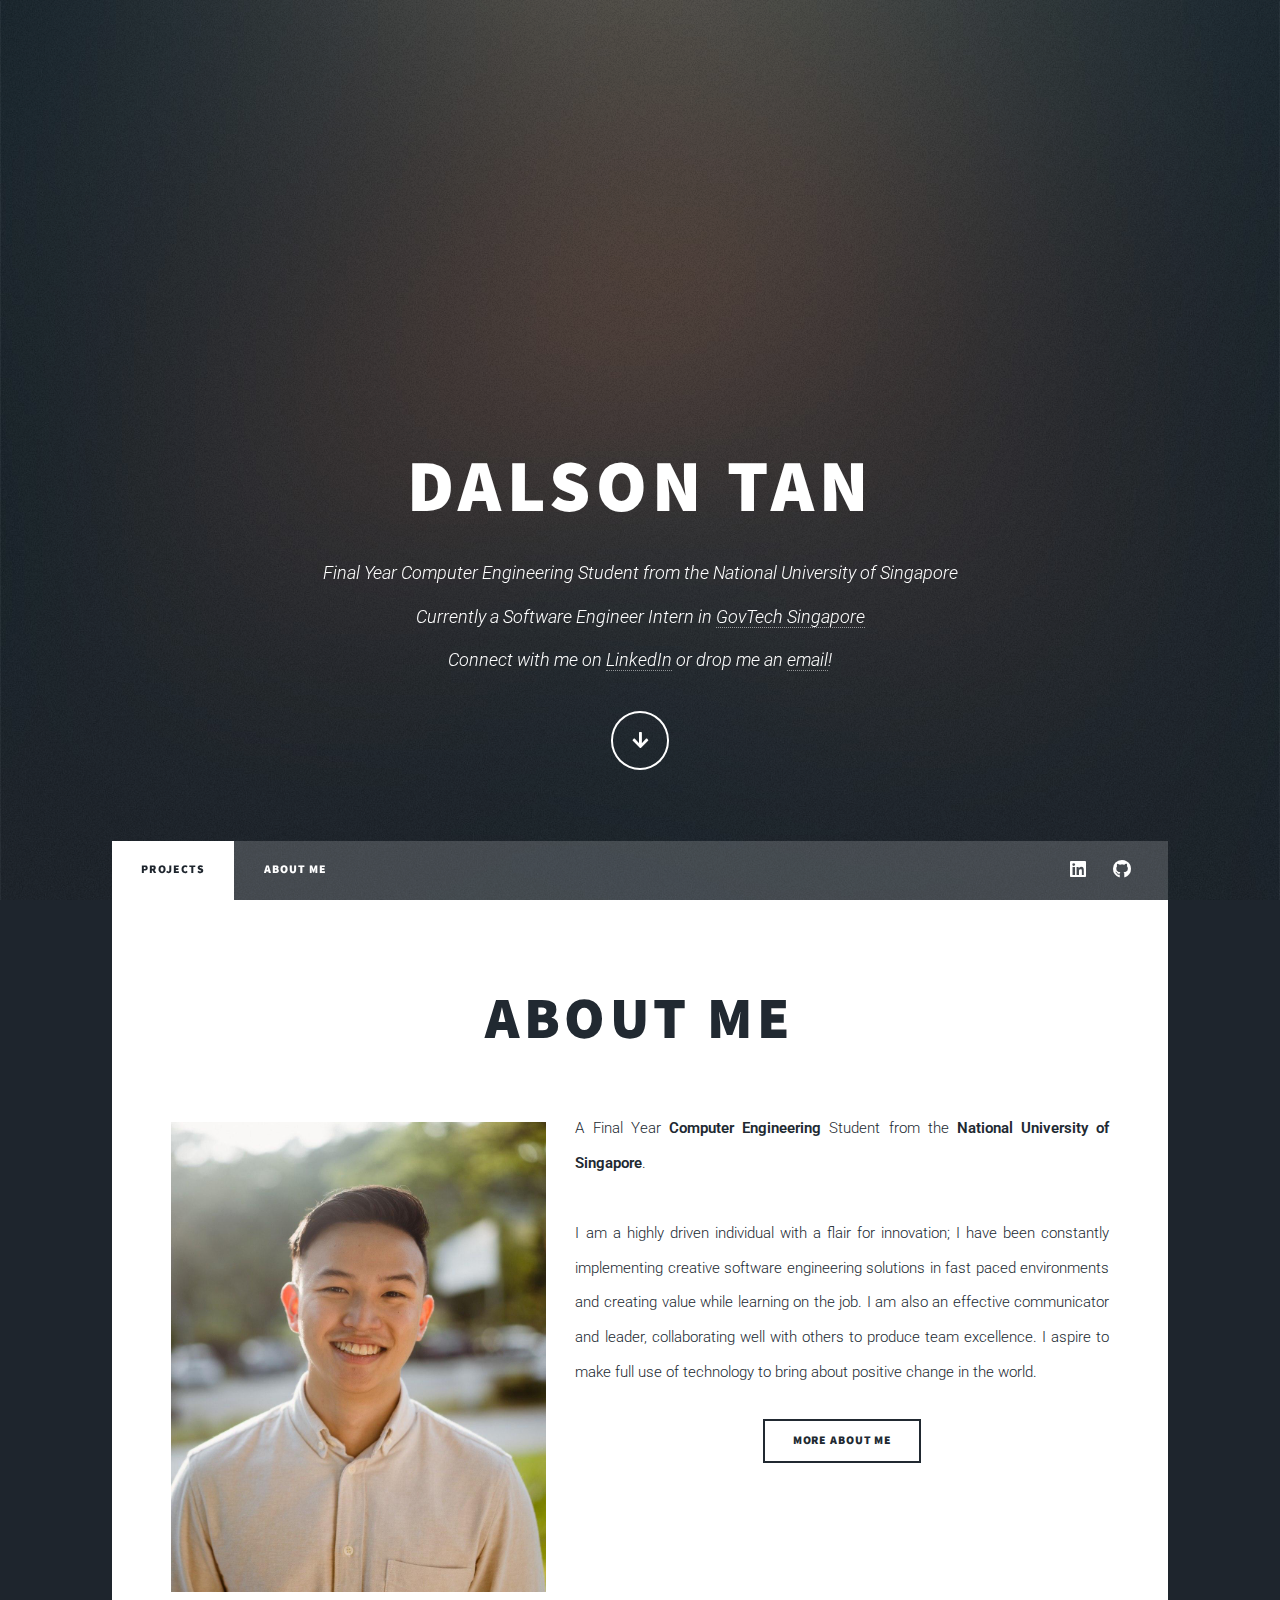
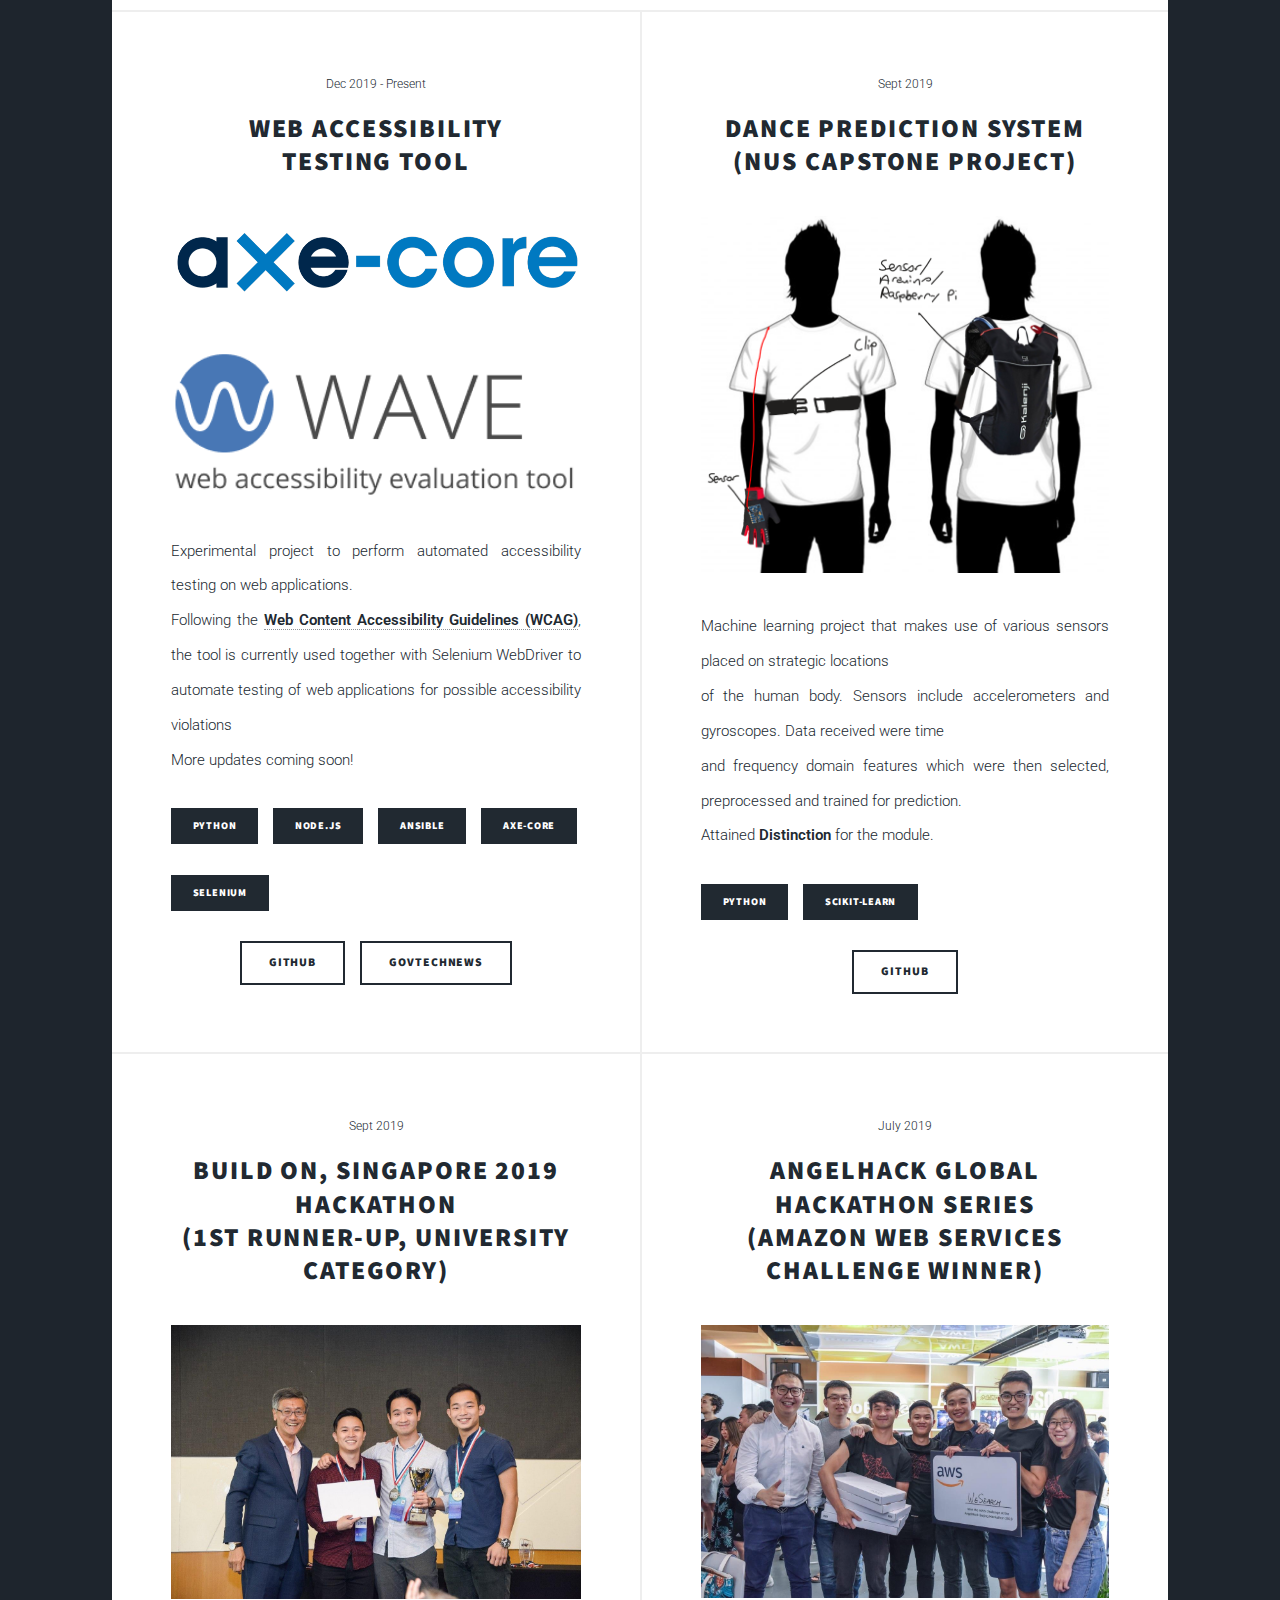
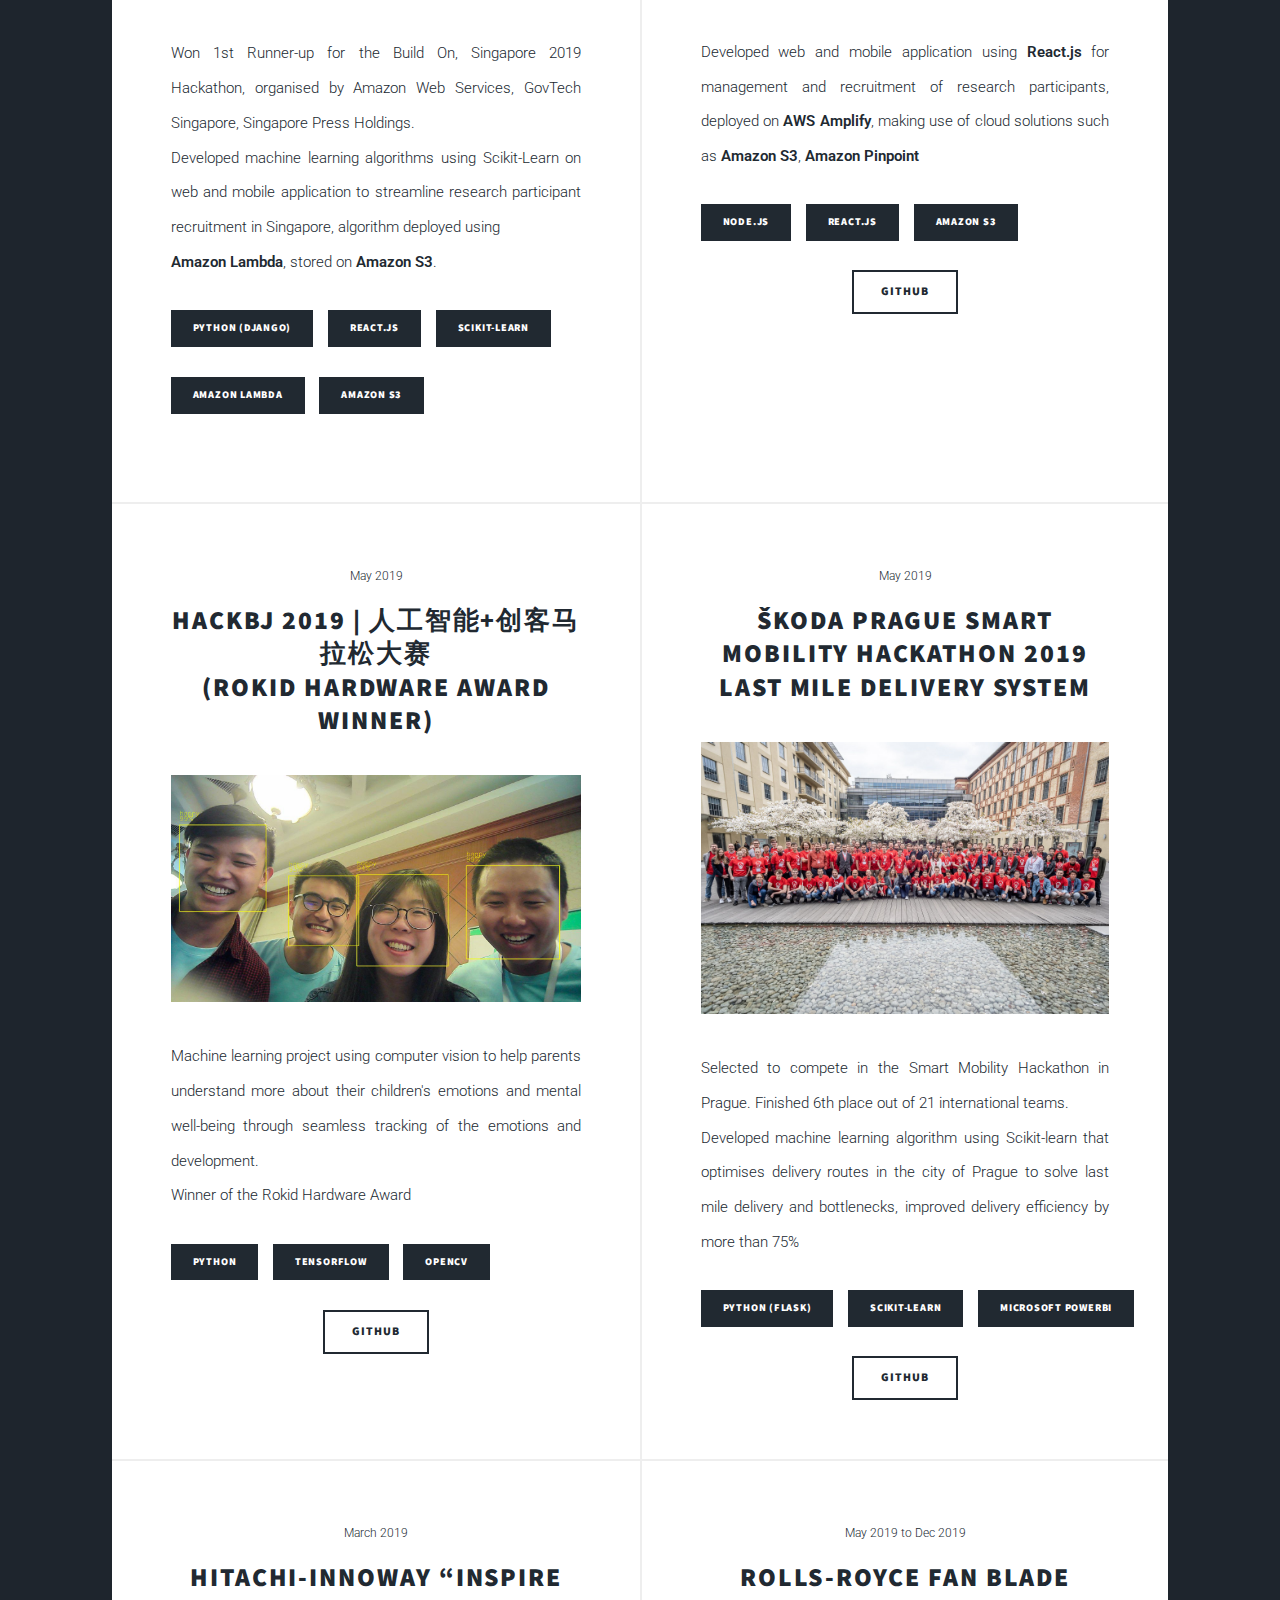
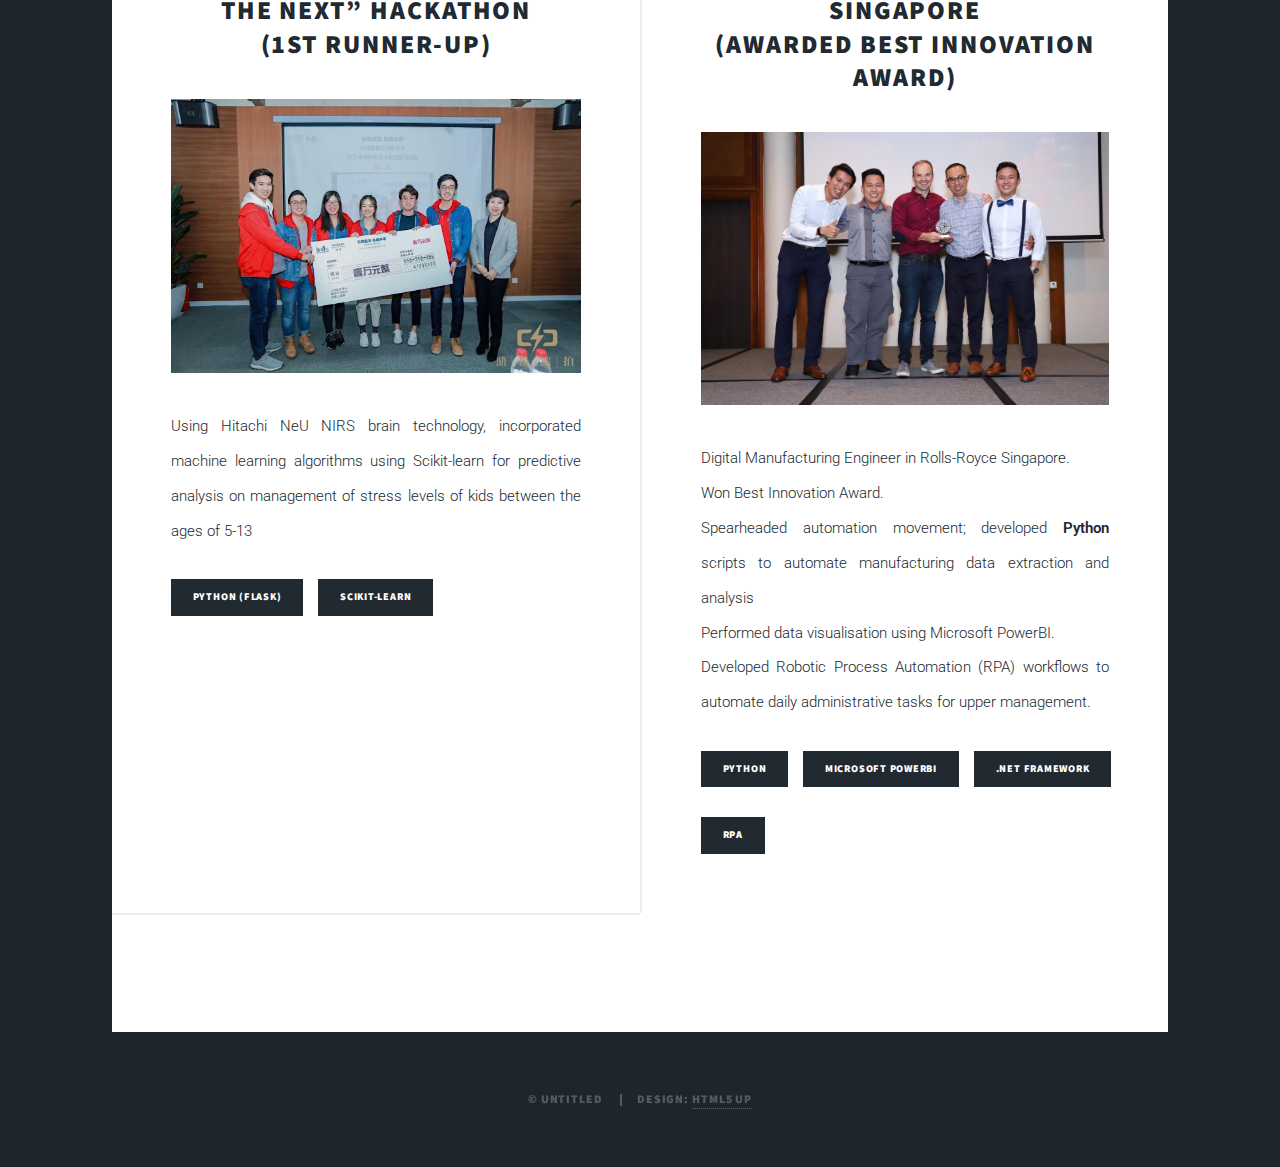
<file: index.html>
<!DOCTYPE html>
<link
  href='http://fonts.googleapis.com/css?family=Roboto:400,100,300,100italic,300italic,400italic,500italic,500,700,700italic,900,900italic'
  rel='stylesheet' type='text/css'>
<!--
	Massively by HTML5 UP
	html5up.net | @ajlkn
	Free for personal and commercial use under the CCA 3.0 license (html5up.net/license)
-->
<html>

<head>
  <title>Dalson Tan</title>
  <meta charset="utf-8" />
  <meta name="viewport" content="width=device-width, initial-scale=1, user-scalable=no" />
  <link rel="stylesheet" href="assets/css/main.css" />
  <noscript>
    <link rel="stylesheet" href="assets/css/noscript.css" /></noscript>
</head>

<body class="is-preload">
  <!-- Wrapper -->
  <div id="wrapper" class="fade-in">
    <!-- Intro -->
    <div id="intro">
      <h1>
        Dalson Tan<br />

      </h1>
      <p>
        Final Year Computer Engineering Student from the National University
        of Singapore<br />
        Currently a Software Engineer Intern in
        <a href="https://www.tech.gov.sg/">GovTech Singapore</a><br />
        Connect with me on
        <a href="https://www.linkedin.com/in/dalson-tan/">LinkedIn</a> or drop me an <a
          href="mailto:dalsontws@gmail.com">email</a>!
      </p>
      <ul class="actions">
        <li>
          <a href="#header" class="button icon solid solo fa-arrow-down scr>olly">Continue</a>
        </li>
      </ul>
    </div>

    <!-- Header -->
    <header id="header">
      <a href="index.html" class="logo">Dalson Tan</a>
    </header>

    <!-- Nav -->
    <nav id="nav">
      <ul class="links">
        <li class="active"><a href="index.html">Projects</a></li>
        <li><a href="about.html">About Me</a></li>
      </ul>
      <ul class="icons">
        <li>
          <a href="https://www.linkedin.com/in/dalson-tan/" class="icon brands fa-linkedin"><span
              class="label">LinkedIn</span></a>
        </li>
        <li>
          <a href="https://github.com/dalsontws/" class="icon brands fa-github"><span class="label">GitHub</span></a>
        </li>
      </ul>
    </nav>

    <!-- Main -->
    <div id="main">
      <!-- Featured Post -->
      <article class="post featured">
        <header class="major">
          <span class="intro"></span>
          <h2>
            <a>About Me</a>
          </h2>
        </header>
        <p>
          <span class="image left"><img src="images/dalson.jpg" alt=" profile picture" /></span>A Final Year
          <b>Computer
            Engineering</b>
          Student from the <b>National
            University of Singapore</b>. <br /> <br />
          I am a highly driven individual with a flair for innovation; I have been constantly implementing creative
          software engineering solutions in fast paced environments and creating value while learning on the job. I am
          also an effective communicator and leader, collaborating well with others to produce team excellence. I aspire
          to make full use of technology to bring about positive change in the world.
        </p>
        <!-- <h4>Technical Skills</h4> -->
        <!-- <ul class="actions small">
            <li><a class="button small">Python</a></li>
            <li><a class="button small">Java</a></li>
            <li><a class="button small">PostgreSQL</a></li>
            <li><a class="button small">Node.js</a></li>
            <li><a class="button small">Amazon Web Services</a></li>
          </ul>
          <ul class="actions small">
            <li><a class="button small">React.js</a></li>
            <li><a class="button small">Ansible</a></li>
            <li><a class="button small">RPA</a></li>
            <li><a class="button small">Tableau</a></li>
            <li><a class="button small">Microsoft PowerBI</a></li>
          </ul> -->
        <!-- </p> -->
        <!-- <ul class="actions special"> -->

        <p>
          <!-- <li> -->
        <ul>
          <a href="about.html" class="button">More about me</a>
        </ul>
        <!-- </li> -->
        </p>


        <!-- </ul> -->
      </article>

      <!-- Posts -->
      <section class="posts">
        <article>
          <header>
            <span class="date">Dec 2019 - Present</span>
            <h2>
              <a href="https://github.com/dalsontws/accessibility-axe-selenium">Web Accessibility<br />
                Testing Tool</a>
            </h2>
          </header>
          <a href="https://github.com/dalsontws/accessibility-axe-selenium" class="image fit"><img
              src="images/axe-core.png" alt="" /></a>
          <a href="https://github.com/dalsontws/accessibility-axe-selenium" class="image fit"><img src="images/wave.png"
              alt="" /></a>
          <p>
            Experimental project to perform automated accessibility testing on
            web applications. <br />
            Following the <a href="https://www.w3.org/WAI/standards-guidelines/wcag/">
              <b>Web Content Accessibility Guidelines (WCAG)</b></a>, the tool is
            currently used together with Selenium WebDriver to automate testing of web applications for possible
            accessibility violations <br />
            More updates coming soon!
          </p>
          <ul class="actions small">
            <li><a class="button primary small">Python</a></li>
            <li><a class="button primary small">Node.js</a></li>
            <li><a class="button primary small">Ansible</a></li>
            <li><a class="button primary small">Axe-Core</a></li>
          </ul>
          <ul class="actions small">
            <li><a class="button primary small">Selenium</a></li>
          </ul>
          <ul class="actions special">
            <li>
              <a href="https://github.com/dalsontws/accessibility-axe-selenium" class="button">GitHub</a>
            </li>
            <li>
              <a href="https://www.tech.gov.sg/media/technews/how-govtech-created-web-accessibility-testing-tool"
                class="button">GovTechNews</a>
            </li>
          </ul>
        </article>
        <article>
          <header>
            <span class="date">Sept 2019</span>
            <h2>
              <a href="#">Dance Prediction System</a><br />
              (NUS Capstone Project)</a>
            </h2>
          </header>
          <a href="https://github.com/dalsontws/CG3002" class="image fit"><img src="images/cg3002.jpg" alt="" /></a>
          <p>
            Machine learning project that makes use of various sensors placed on strategic locations <br />
            of the human body. Sensors include accelerometers and gyroscopes. Data received were time <br />
            and frequency domain features which were then selected, preprocessed and trained for prediction. <br />
            Attained <b>Distinction</b> for the module.<br />
          <ul class="actions small">
            <li><a class="button primary small">Python</a></li>
            <li><a class="button primary small">Scikit-Learn</a></li>
          </ul>
          </p>
          <ul class="actions special">
            <li><a href="https://github.com/dalsontws/CG3002" class="button">GitHub</a></li>
          </ul>
        </article>
        <article>
          <header>
            <span class="date">Sept 2019</span>
            <h2>
              <a href="#">Build On, Singapore 2019 Hackathon<br />
                (1st Runner-up, University Category)</a>
            </h2>
          </header>
          <a href="#" class="image fit"><img src="images/buildon.jpg" alt="" /></a>
          <p>
            Won 1st Runner-up for the Build On, Singapore 2019 Hackathon, organised by Amazon Web Services, GovTech
            Singapore, Singapore Press Holdings. <br />
            Developed machine learning algorithms using Scikit-Learn on web and mobile application to streamline
            research participant recruitment in Singapore, algorithm deployed using <br />
            <b>Amazon Lambda</b>, stored on <b>Amazon S3</b>.<br />
          <ul class="actions small">
            <li><a class="button primary small">Python (Django)</a></li>
            <li><a class="button primary small">React.js</a></li>
            <li><a class="button primary small">Scikit-Learn</a></li>
          </ul>
          <ul class="actions small">
            <li><a class="button primary small">Amazon Lambda</a></li>
            <li><a class="button primary small">Amazon S3</a></li>

          </ul>
          </p>
          <ul class="actions special">
            <!-- <li><a href="" class="button">GitHub</a></li> -->
          </ul>
        </article>
        <article>
          <header>
            <span class="date">July 2019</span>
            <h2>
              <a href="https://github.com/dalsontws/AngelHack2019">AngelHack Global Hackathon Series<br />
                (Amazon Web Services Challenge Winner)</a>
            </h2>
          </header>
          <a href="https://github.com/dalsontws/AngelHack2019" class="image fit"><img src="images/angelhack.jpg"
              alt="" /></a>
          <p>
            Developed web and mobile application using <b>React.js</b> for management and recruitment of research
            participants,
            deployed on
            <b>AWS Amplify</b>, making use of cloud solutions such as <b>Amazon S3</b>, <b>Amazon Pinpoint</b>
          </p>
          <ul class="actions small">
            <li><a class="button primary small">Node.js</a></li>
            <li><a class="button primary small">React.js</a></li>
            <li><a class="button primary small">Amazon S3</a></li>
          </ul>
          <ul class="actions special">
            <li><a href="https://github.com/dalsontws/AngelHack2019" class="button">GitHub</a></li>
          </ul>
        </article>
        <article>
          <header>
            <span class="date">May 2019</span>
            <h2>
              <a href="https://github.com/dalsontws/HackBJ">HackBJ 2019 | 人工智能+创客马拉松大赛<br />
                (Rokid Hardware Award Winner)</a>
            </h2>
          </header>
          <a href="https://github.com/dalsontws/HackBJ" class="image fit"><img src="images/hackbj-team.jpg"
              alt="" /></a>
          <p>
            Machine learning project using computer vision to help parents understand more about their children's
            emotions and mental well-being through
            seamless tracking of the emotions and development.<br />
            Winner of the Rokid Hardware Award
          </p>
          <ul class="actions small">
            <li><a class="button primary small">Python</a></li>
            <li><a class="button primary small">TensorFlow</a></li>
            <li><a class="button primary small">OpenCV</a></li>
          </ul>
          <ul class="actions special">
            <li><a href="https://github.com/dalsontws/HackBJ" class="button">GitHub</a></li>
          </ul>
        </article>
        <article>
          <header>
            <span class="date">May 2019</span>
            <h2>
              <a href="https://github.com/dalsontws/Last-Mile-Delivery-System">ŠKODA Prague Smart Mobility Hackathon
                2019<br />
                Last Mile Delivery System</a>
            </h2>
          </header>
          <a href="https://github.com/dalsontws/Last-Mile-Delivery-System" class="image fit"><img src="images/skoda.jpg"
              alt="" /></a>
          <p>
            Selected to compete in the Smart Mobility Hackathon in Prague. Finished 6th place out of 21 international
            teams. <br />
            Developed machine learning algorithm using Scikit-learn that optimises delivery routes in the city of
            Prague to solve last mile delivery and bottlenecks, improved delivery efficiency by more than 75%
          </p>
          <ul class="actions small">
            <li><a class="button primary small">Python (Flask)</a></li>
            <li><a class="button primary small">Scikit-Learn</a></li>
            <li><a class="button primary small">Microsoft PowerBI</a></li>
          </ul>
          <ul class="actions special">
            <li><a href="https://github.com/dalsontws/Last-Mile-Delivery-System" class="button">GitHub</a></li>
          </ul>
        </article>
        <article>
          <header>
            <span class="date">March 2019</span>
            <h2>
              <a href="#">Hitachi-Innoway “Inspire The Next” Hackathon<br />
                (1st Runner-up)</a>
            </h2>
          </header>
          <a class="image fit"><img src="images/hitachi.jpg" alt="" /></a>
          <p>
            Using Hitachi NeU NIRS brain technology, incorporated machine learning algorithms using Scikit-learn for
            predictive analysis on management of stress levels of kids between the ages of 5-13
          </p>
          <ul class="actions small">
            <li><a class="button primary small">Python (Flask)</a></li>
            <li><a class="button primary small">Scikit-Learn</a></li>
          </ul>
          <!-- <ul class="actions special">
            <li><a href="#" class="button">Full Story</a></li>
          </ul> -->
        </article>
        <article>
          <header>
            <span class="date">May 2019 to Dec 2019</span>
            <h2>
              <a>Rolls-Royce Fan Blade Singapore<br />
                (Awarded Best Innovation Award)</a>
            </h2>
          </header>
          <a class="image fit"><img src="images/rr.jpg" alt="" /></a>
          <p>
            Digital Manufacturing Engineer in Rolls-Royce Singapore. <br />
            Won Best Innovation Award. <br />
            Spearheaded automation movement; developed <b>Python</b> scripts to automate manufacturing data extraction
            and
            analysis <br />
            Performed data visualisation using Microsoft PowerBI.<br />
            Developed Robotic Process Automation (RPA) workflows to automate daily administrative tasks for upper
            management.
          </p>
          <ul class="actions small">
            <li><a class="button primary small">Python</a></li>
            <li><a class="button primary small">Microsoft PowerBI</a></li>
            <li><a class="button primary small">.NET Framework</a></li>
          </ul>
          <ul class="actions small">
            <li><a class="button primary small">RPA</a></li>
          </ul>
          <!-- <ul class="actions special">
            <li><a href="https://github.com/dalsontws/Last-Mile-Delivery-System" class="button">GitHub</a></li>
          </ul> -->
        </article>
        <article>
          <!-- <header>
            <span class="date">March 2019</span>
            <h2>
              <a href="#">Hitachi-Innoway “Inspire The Next” Hackathon<br />
                (1st Runner-up)</a>
            </h2>
          </header>
          <a class="image fit"><img src="images/hitachi.jpg" alt="" /></a>
          <p>
            Using Hitachi NeU NIRS brain technology, incorporated machine learning algorithms using Scikit-learn for
            predictive analysis on management of stress levels of kids between the ages of 5-13
          </p>
          <ul class="actions small">
            <li><a class="button primary small">Python (Flask)</a></li>
            <li><a class="button primary small">Scikit-Learn</a></li>
          </ul> -->
          <!-- <ul class="actions special">
            <li><a href="#" class="button">Full Story</a></li>
          </ul> -->
        </article>
      </section>

      <!-- Footer -->
      <!-- <footer>
        <div class="pagination">
          <a href="#" class="previous">Prev</a>
          <a href="#" class="page active">1</a>
          <a href="#" class="page">2</a>
          <a href="#" class="page">3</a>
          <span class="extra">&hellip;</span>
          <a href="#" class="page">8</a>
          <a href="#" class="page">9</a>
          <a href="#" class="page">10</a>
          <a href="#" class="next">Next</a>
        </div>
      </footer> -->
    </div>

    <!-- Footer -->
    <!-- <footer id="footer">
      <section>
        <form method="post" action="#">
          <div class="fields">
            <div class="field">
              <label for="name">Name</label>
              <input type="text" name="name" id="name" />
            </div>
            <div class="field">
              <label for="email">Email</label>
              <input type="text" name="email" id="email" />
            </div>
            <div class="field">
              <label for="message">Message</label>
              <textarea name="message" id="message" rows="3"></textarea>
            </div>
          </div>
          <ul class="actions">
            <li><input type="submit" value="Send Message" /></li>
          </ul>
        </form>
      </section>
      <section class="split contact">
        <section class="alt">
          <h3>Address</h3>
          <p>
            1234 Somewhere Road #87257<br />
            Nashville, TN 00000-0000
          </p>
        </section>
        <section>
          <h3>Phone</h3>
          <p><a href="#">(000) 000-0000</a></p>
        </section>
        <section>
          <h3>Email</h3>
          <p><a href="#">info@untitled.tld</a></p>
        </section>
        <section>
          <h3>Social</h3>
          <ul class="icons alt">
            <li>
              <a href="#" class="icon brands alt fa-twitter"><span class="label">Twitter</span></a>
            </li>
            <li>
              <a href="#" class="icon brands alt fa-facebook-f"><span class="label">Facebook</span></a>
            </li>
            <li>
              <a href="#" class="icon brands alt fa-instagram"><span class="label">Instagram</span></a>
            </li>
            <li>
              <a href="#" class="icon brands alt fa-github"><span class="label">GitHub</span></a>
            </li>
          </ul>
        </section>
      </section>
    </footer> -->

    <!-- Copyright -->
    <div id="copyright">
      <ul>
        <li>&copy; Untitled</li>
        <li>Design: <a href="https://html5up.net">HTML5 UP</a></li>
      </ul>
    </div>
  </div>

  <!-- Scripts -->
  <script src="assets/js/jquery.min.js"></script>
  <script src="assets/js/jquery.scrollex.min.js"></script>
  <script src="assets/js/jquery.scrolly.min.js"></script>
  <script src="assets/js/browser.min.js"></script>
  <script src="assets/js/breakpoints.min.js"></script>
  <script src="assets/js/util.js"></script>
  <script src="assets/js/main.js"></script>
</body>

</html>
</file>
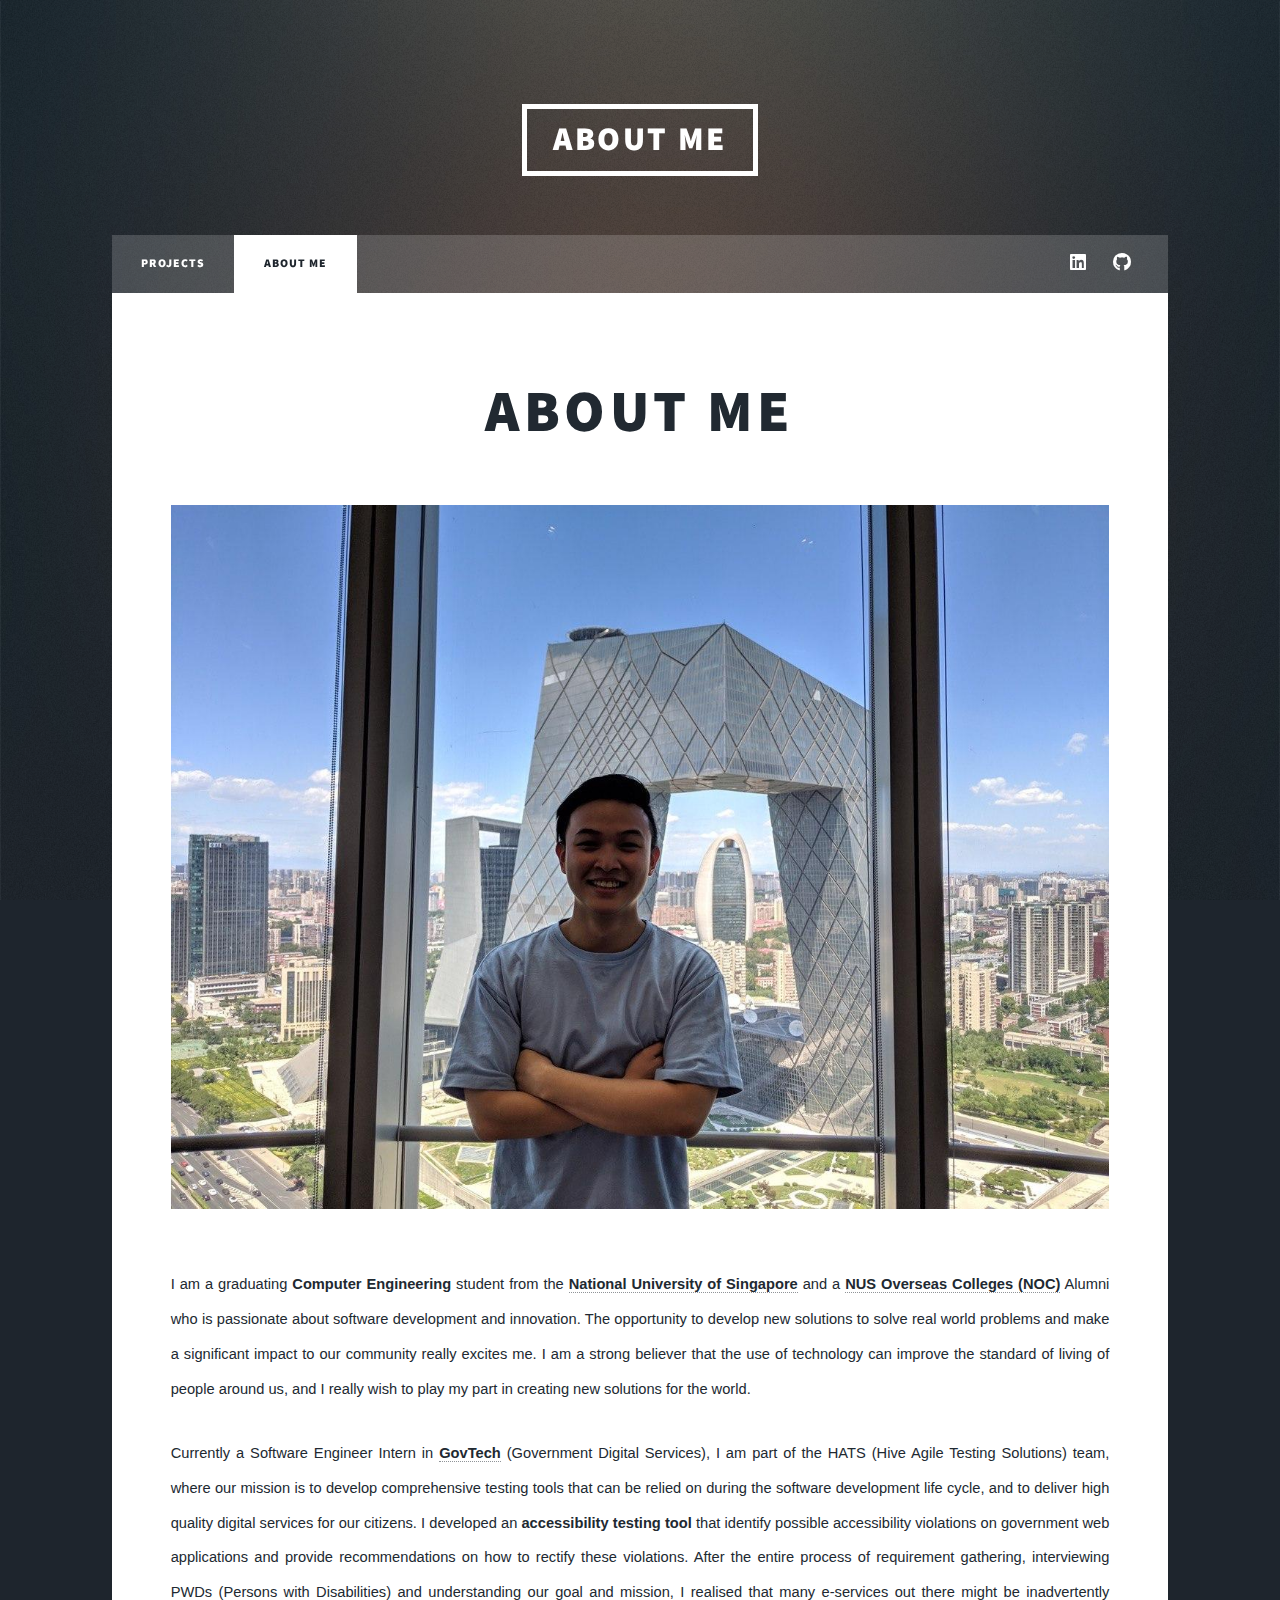
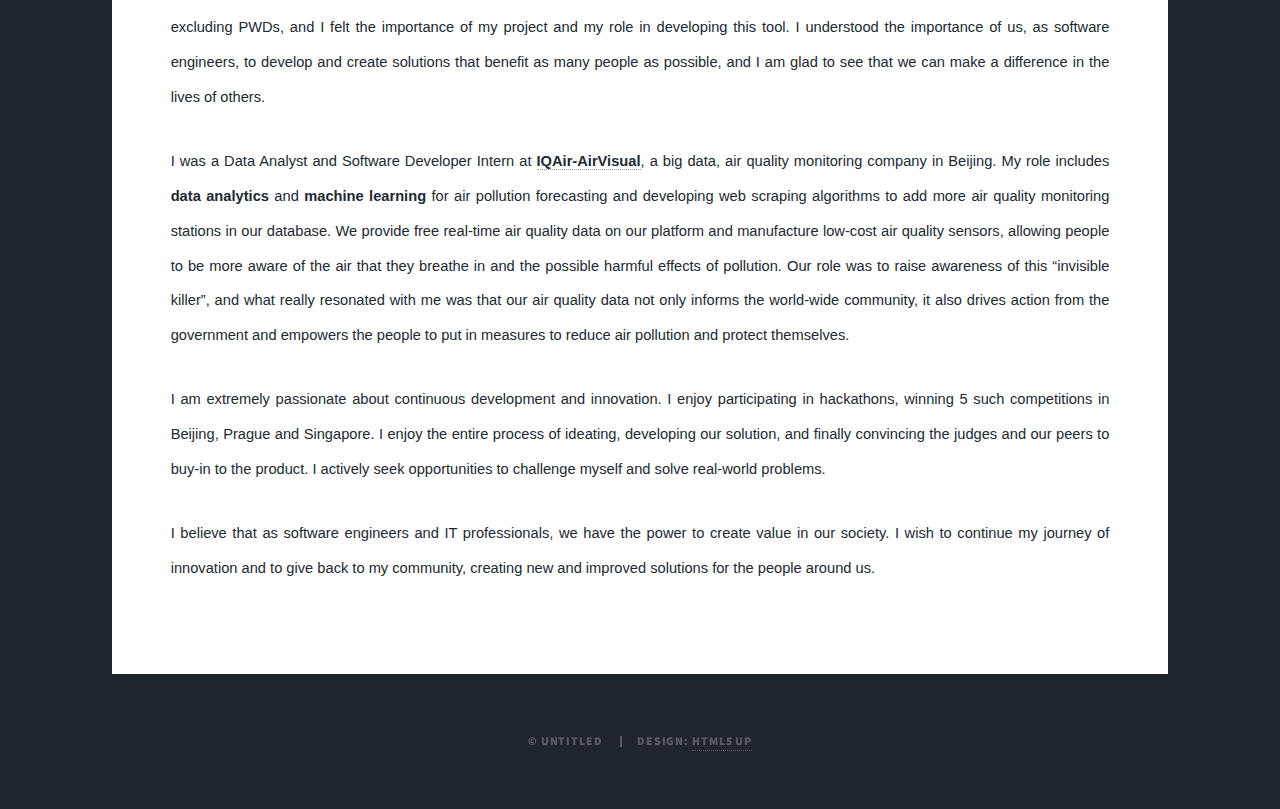
<file: about.html>
<!DOCTYPE HTML>
<!--
	Massively by HTML5 UP
	html5up.net | @ajlkn
	Free for personal and commercial use under the CCA 3.0 license (html5up.net/license)
-->
<html>

<head>
	<title>About Me</title>
	<meta charset="utf-8" />
	<meta name="viewport" content="width=device-width, initial-scale=1, user-scalable=no" />
	<link rel="stylesheet" href="assets/css/main.css" />
	<noscript>
		<link rel="stylesheet" href="assets/css/noscript.css" /></noscript>
</head>

<body class="is-preload">

	<!-- Wrapper -->
	<div id="wrapper">

		<!-- Header -->
		<header id="header">
			<a href="index.html" class="logo">About Me</a>
		</header>

		<!-- Nav -->
		<nav id="nav">
			<ul class="links">
				<li><a href="index.html">Projects</a></li>
				<li class="active"><a href="generic.html">About Me</a></li>
			</ul>
			<ul class="icons">
				<li><a href="https://www.linkedin.com/in/dalson-tan/" class="icon brands fa-linkedin"><span
							class="label">LinkedIn</span></a></li>
				<li><a href="https://github.com/dalsontws/" class="icon brands fa-github"><span
							class="label">GitHub</span></a></li>
			</ul>
		</nav>

		<!-- Main -->
		<div id="main">

			<!-- Post -->
			<section class="post">
				<header class="major">
					<span class="profile"></span>
					<h1>About
						Me</h1>
				</header>
				<div class="image main"><img src="images/me.jpg" alt="" /></div>
				<p>I am a graduating <b>Computer
						Engineering</b> student from the <a href="https://ceg.nus.edu.sg/"><b>National University of
							Singapore</b></a> and a <a
						href="https://enterprise.nus.edu.sg/education-programmes/nus-overseas-colleges/"><b>NUS
							Overseas Colleges (NOC)</b></a> Alumni
					who is
					passionate about software development and innovation. The opportunity to develop new solutions to
					solve real world problems and make a significant impact to our community really excites me. I am a
					strong believer that the use of technology can improve the standard of living of people around us,
					and I really wish to play my part in creating new solutions for the world.</p>
				<p> Currently a Software Engineer Intern in <a href="https://www.tech.gov.sg/"><b>GovTech</b></a>
					(Government Digital Services), I am part of the HATS
					(Hive Agile Testing Solutions) team, where our mission is to develop comprehensive testing tools
					that can
					be relied on during the software development life cycle, and to deliver high quality digital
					services for our citizens. I developed an <b>accessibility testing tool</b> that identify possible
					accessibility violations on government web applications and provide recommendations on how to
					rectify these violations. After the entire process of requirement gathering, interviewing PWDs
					(Persons with Disabilities) and understanding our goal and mission, I realised that many e-services
					out there might be inadvertently excluding PWDs, and I felt the importance of my project
					and my role in developing this tool. I understood the importance of us, as software engineers, to
					develop and create solutions that benefit as many people as possible, and I am glad to see that we
					can make a difference in the lives of others. </p>
				<p>I was a Data Analyst and Software Developer Intern at <a
						href="https://www.airvisual.com/"><b>IQAir-AirVisual</b></a>, a big data, air quality
					monitoring company in Beijing. My role includes <b>data analytics</b> and <b>machine learning</b>
					for air pollution forecasting and developing web scraping algorithms to add more air quality
					monitoring stations in our database. We provide free real-time air quality data on our platform and
					manufacture low-cost air quality sensors, allowing people to be more aware of the air that they
					breathe in and the possible harmful effects of pollution.
					Our role was to raise
					awareness of this “invisible killer”, and what really resonated with me was that our air quality
					data not only informs the world-wide community, it also drives action from the government and
					empowers
					the people to put in measures to reduce air pollution and protect themselves. </p>
				<p>I am extremely passionate about continuous development and innovation. I enjoy participating in
					hackathons, winning 5 such competitions
					in Beijing, Prague and Singapore. I enjoy the entire process of ideating,
					developing our solution, and finally convincing the judges and our peers to buy-in to the product. I
					actively seek opportunities to challenge myself and solve real-world problems.</p>
				<p>I believe that as software engineers and IT professionals, we have the power to create value in our
					society. I wish to continue my journey of innovation and to give back to my community, creating new
					and improved solutions for the people around us.</p>
			</section>

		</div>

		<!-- Footer -->
		<!-- <footer id="footer">
			<section>
				<form method="post" action="#">
					<div class="fields">
						<div class="field">
							<label for="name">Name</label>
							<input type="text" name="name" id="name" />
						</div>
						<div class="field">
							<label for="email">Email</label>
							<input type="text" name="email" id="email" />
						</div>
						<div class="field">
							<label for="message">Message</label>
							<textarea name="message" id="message" rows="3"></textarea>
						</div>
					</div>
					<ul class="actions">
						<li><input type="submit" value="Send Message" /></li>
					</ul>
				</form>
			</section>
			<section class="split contact">
				<section class="alt">
					<h3>Address</h3>
					<p>1234 Somewhere Road #87257<br />
						Nashville, TN 00000-0000</p>
				</section>
				<section>
					<h3>Phone</h3>
					<p><a href="#">(000) 000-0000</a></p>
				</section>
				<section>
					<h3>Email</h3>
					<p><a href="#">info@untitled.tld</a></p>
				</section>
				<section>
					<h3>Social</h3>
					<ul class="icons alt">
						<li><a href="#" class="icon brands alt fa-twitter"><span class="label">Twitter</span></a></li>
						<li><a href="#" class="icon brands alt fa-facebook-f"><span class="label">Facebook</span></a>
						</li>
						<li><a href="#" class="icon brands alt fa-instagram"><span class="label">Instagram</span></a>
						</li>
						<li><a href="#" class="icon brands alt fa-github"><span class="label">GitHub</span></a></li>
					</ul>
				</section>
			</section>
		</footer> -->

		<!-- Copyright -->
		<div id="copyright">
			<ul>
				<li>&copy; Untitled</li>
				<li>Design: <a href="https://html5up.net">HTML5 UP</a></li>
			</ul>
		</div>

	</div>

	<!-- Scripts -->
	<script src="assets/js/jquery.min.js"></script>
	<script src="assets/js/jquery.scrollex.min.js"></script>
	<script src="assets/js/jquery.scrolly.min.js"></script>
	<script src="assets/js/browser.min.js"></script>
	<script src="assets/js/breakpoints.min.js"></script>
	<script src="assets/js/util.js"></script>
	<script src="assets/js/main.js"></script>

</body>

</html>
</file>
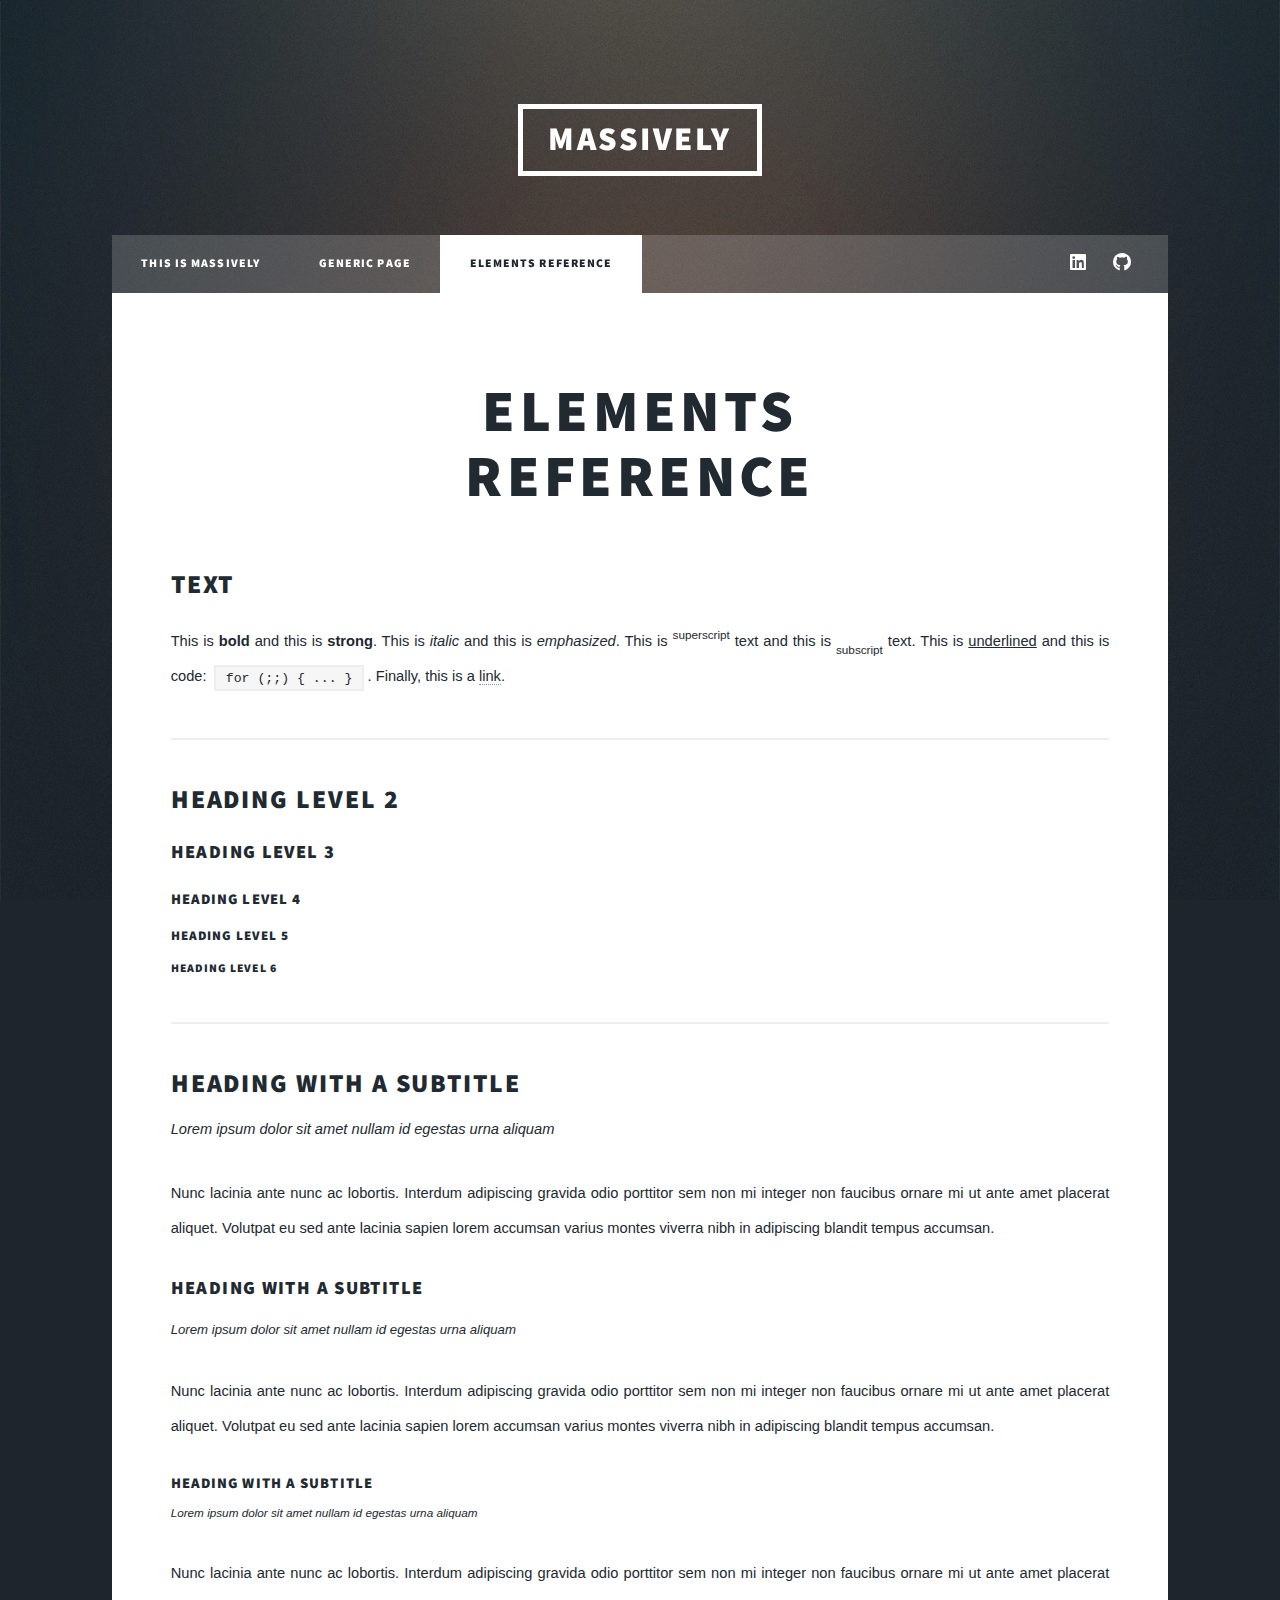
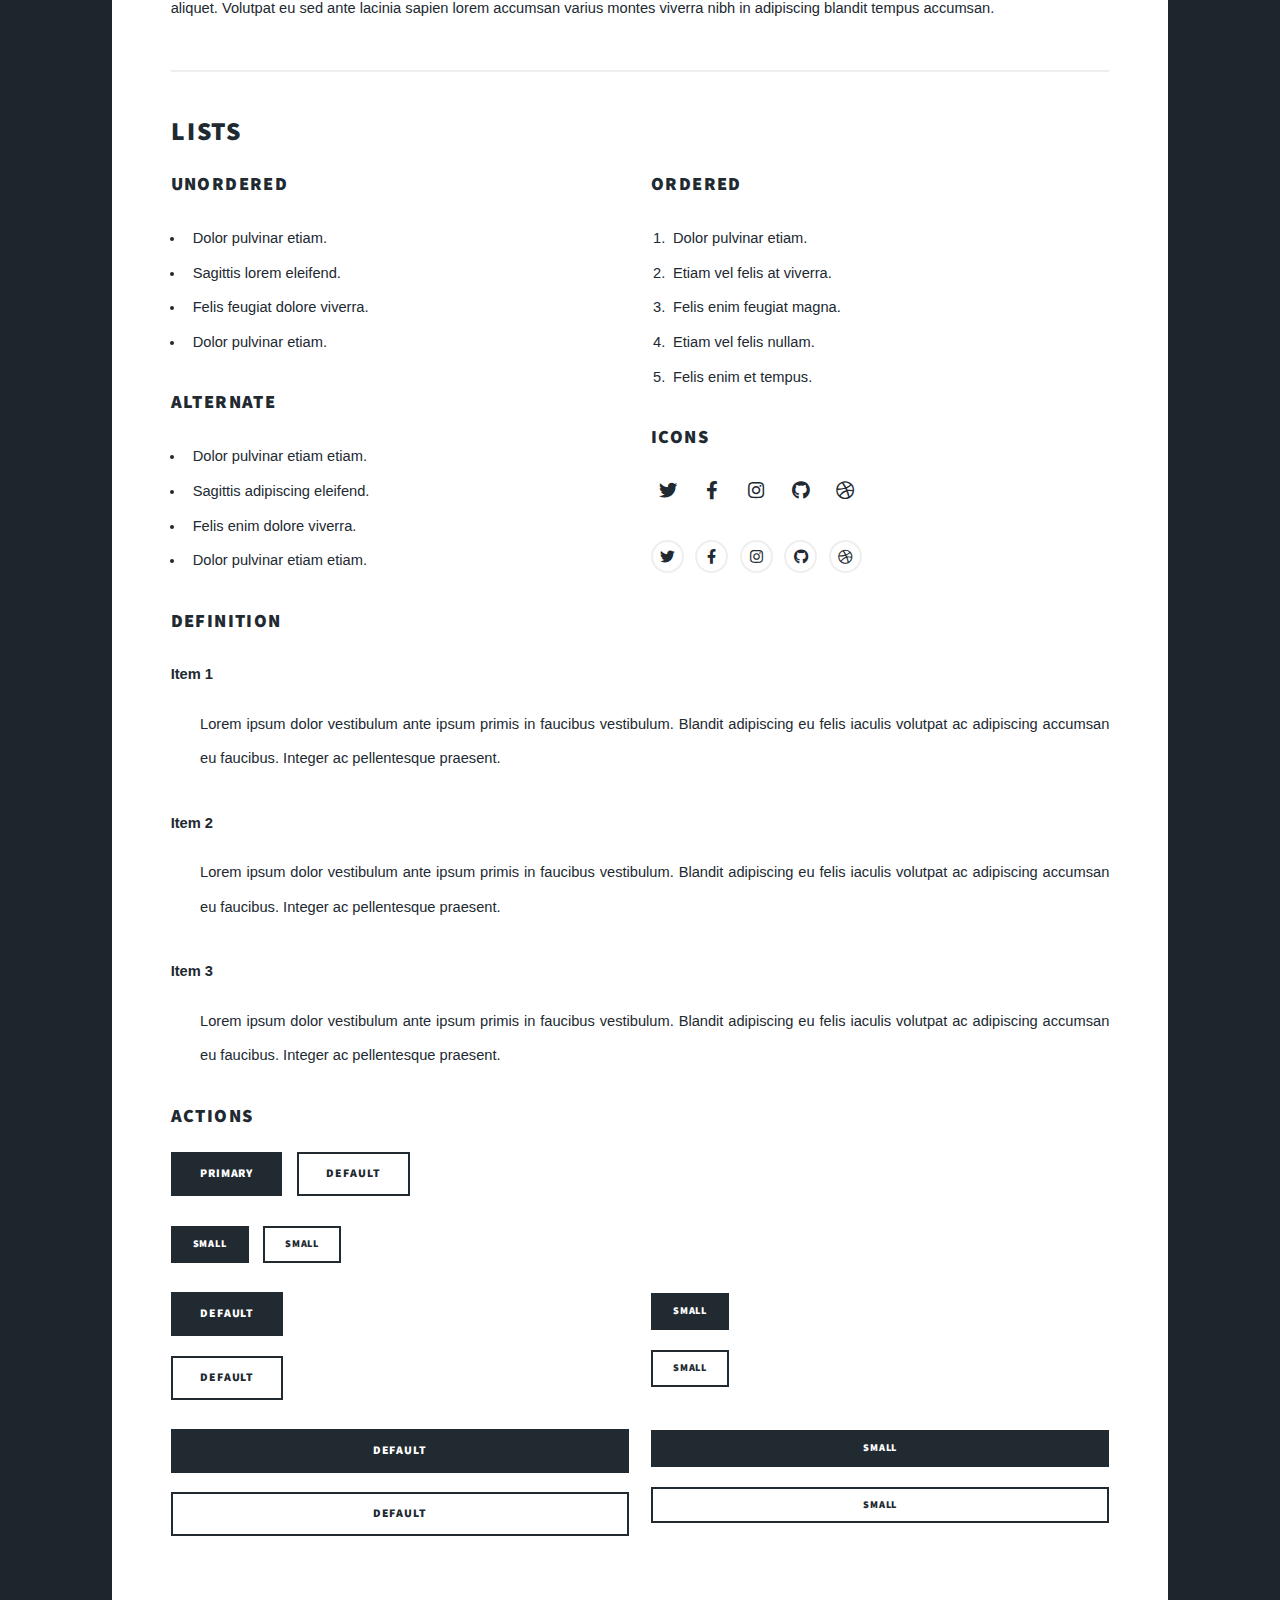
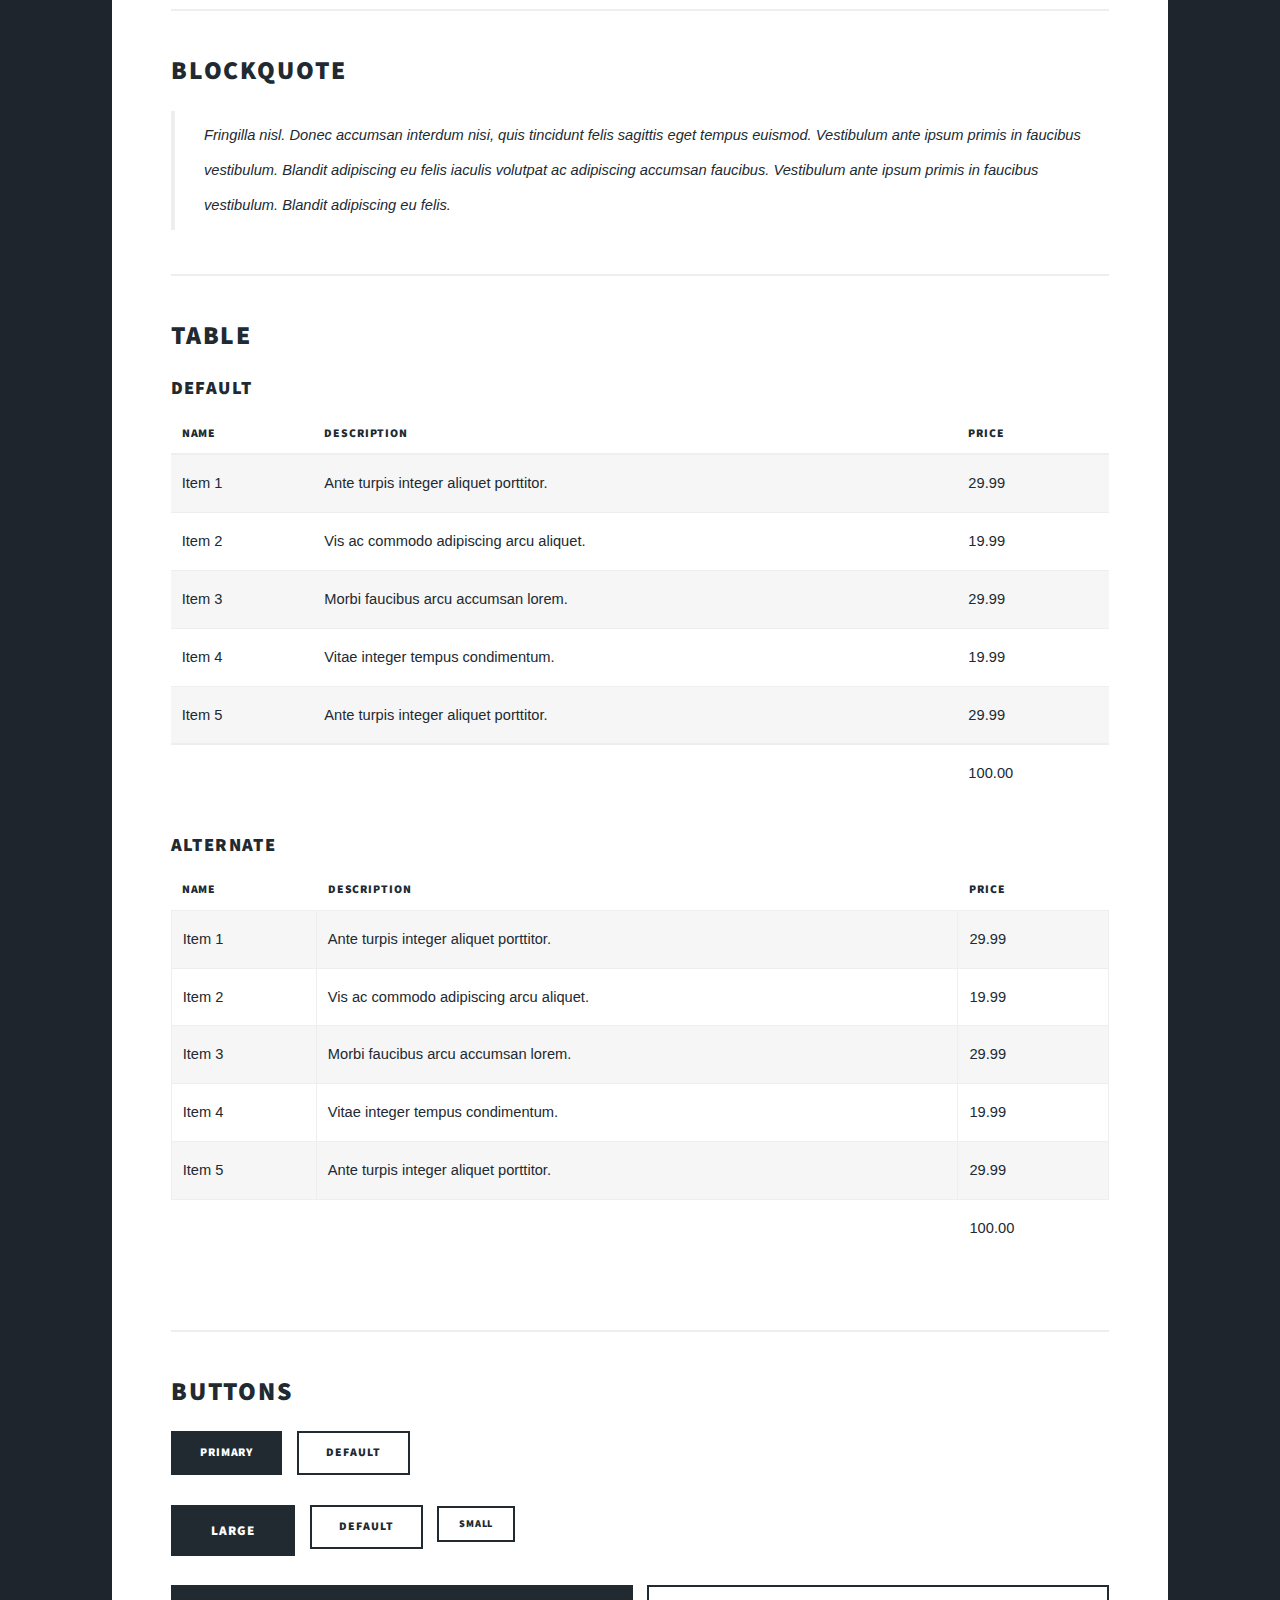
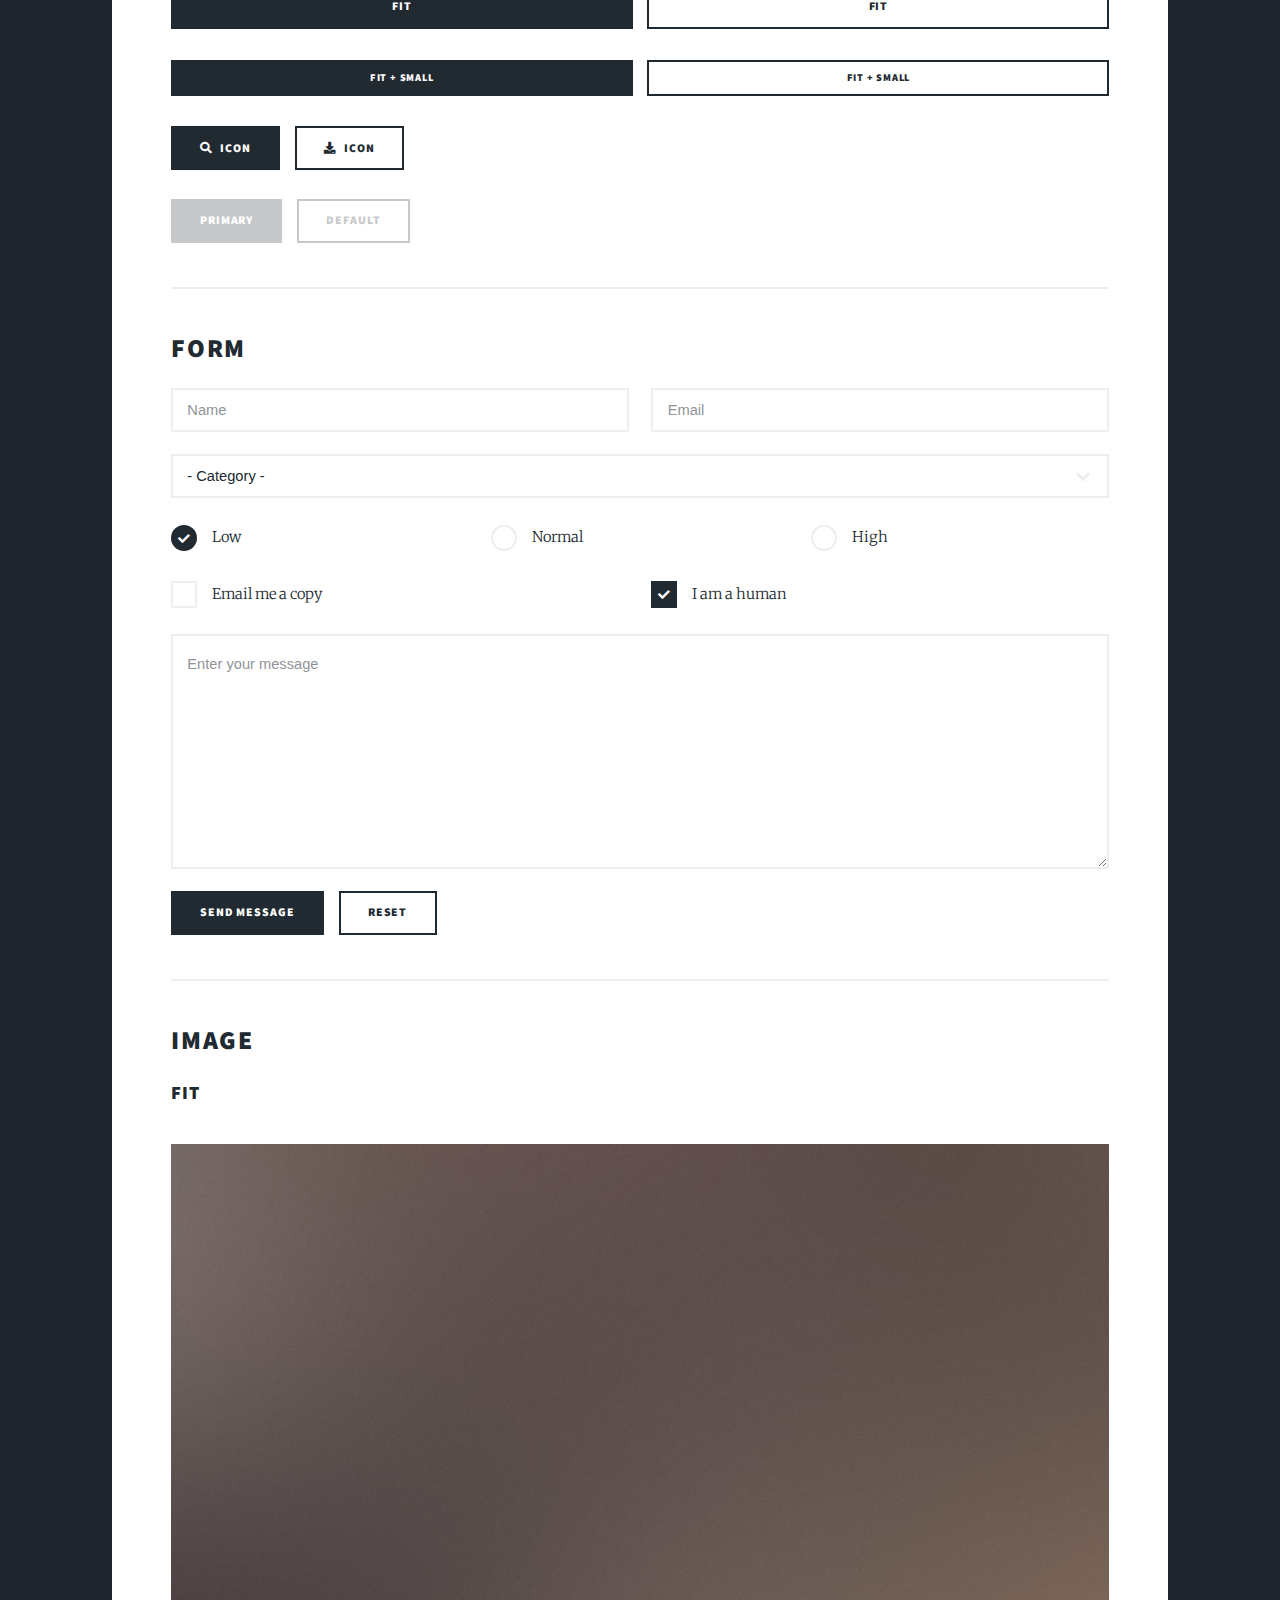
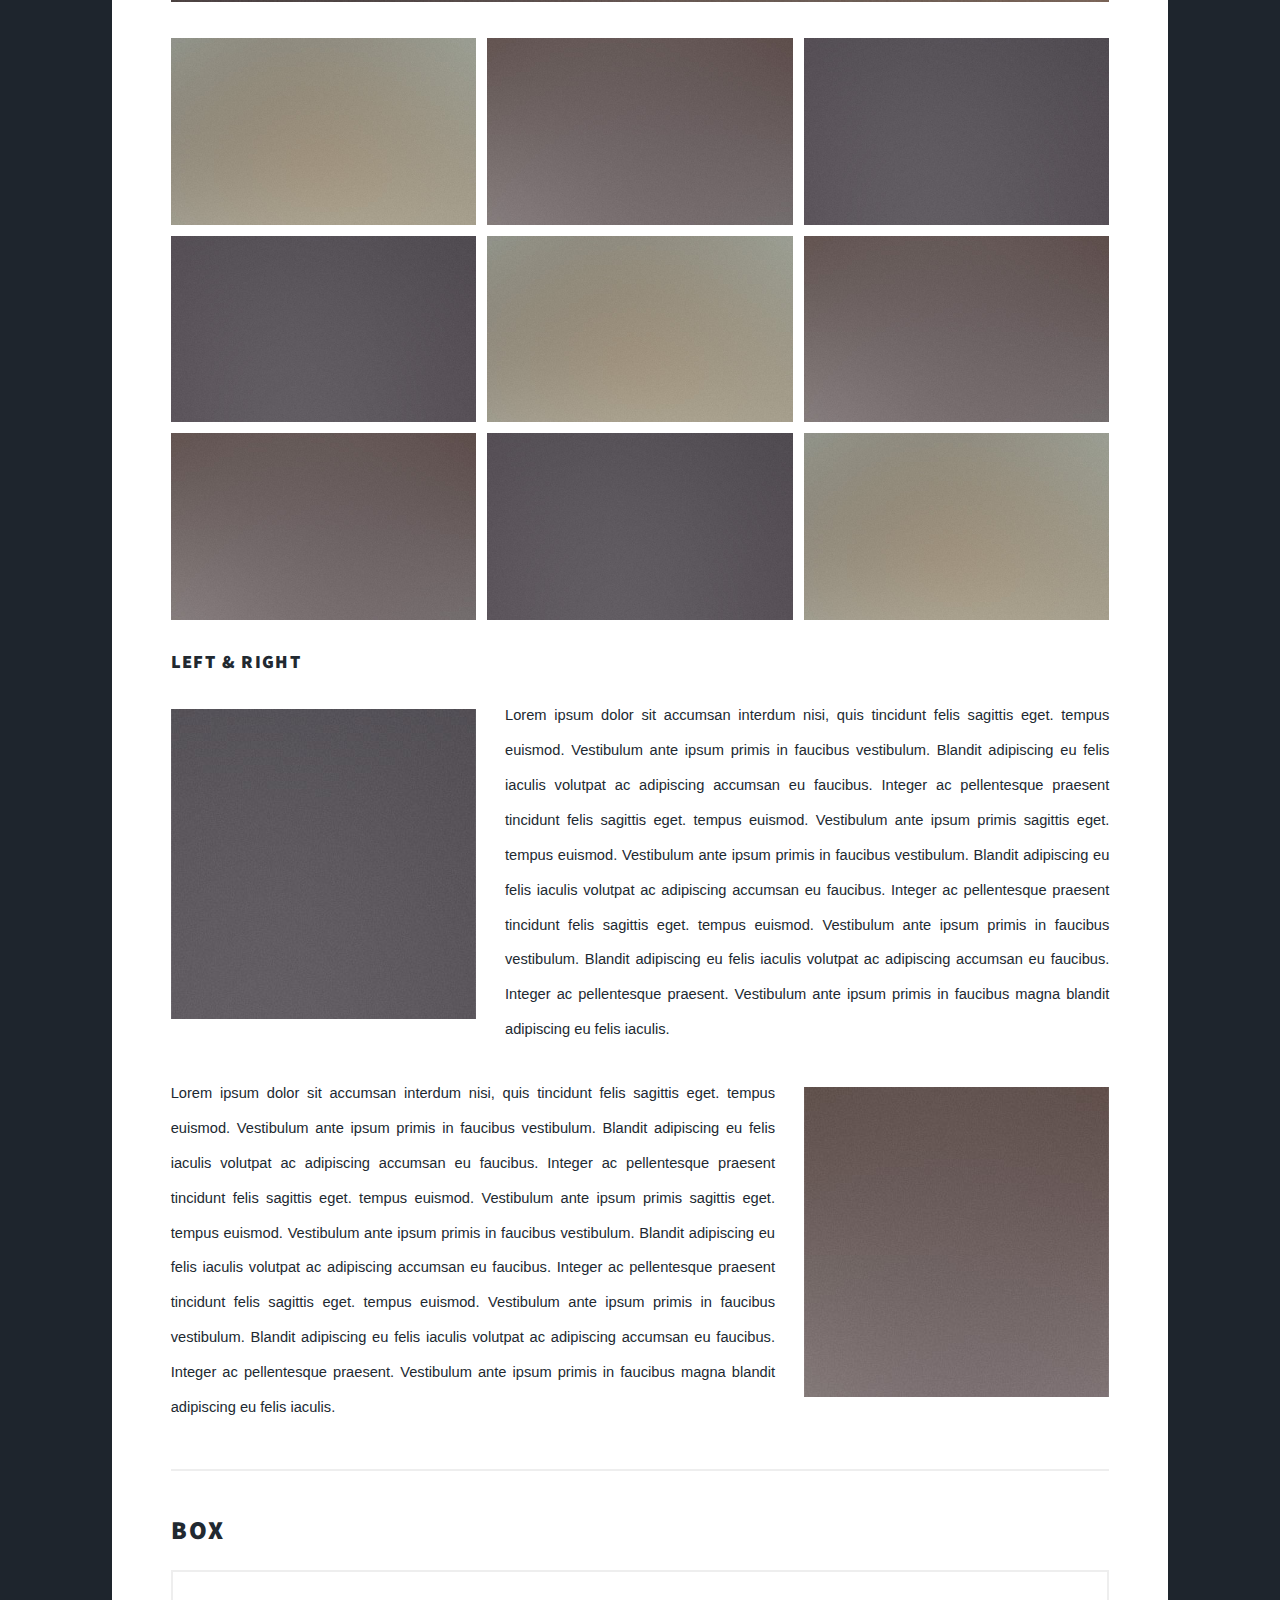
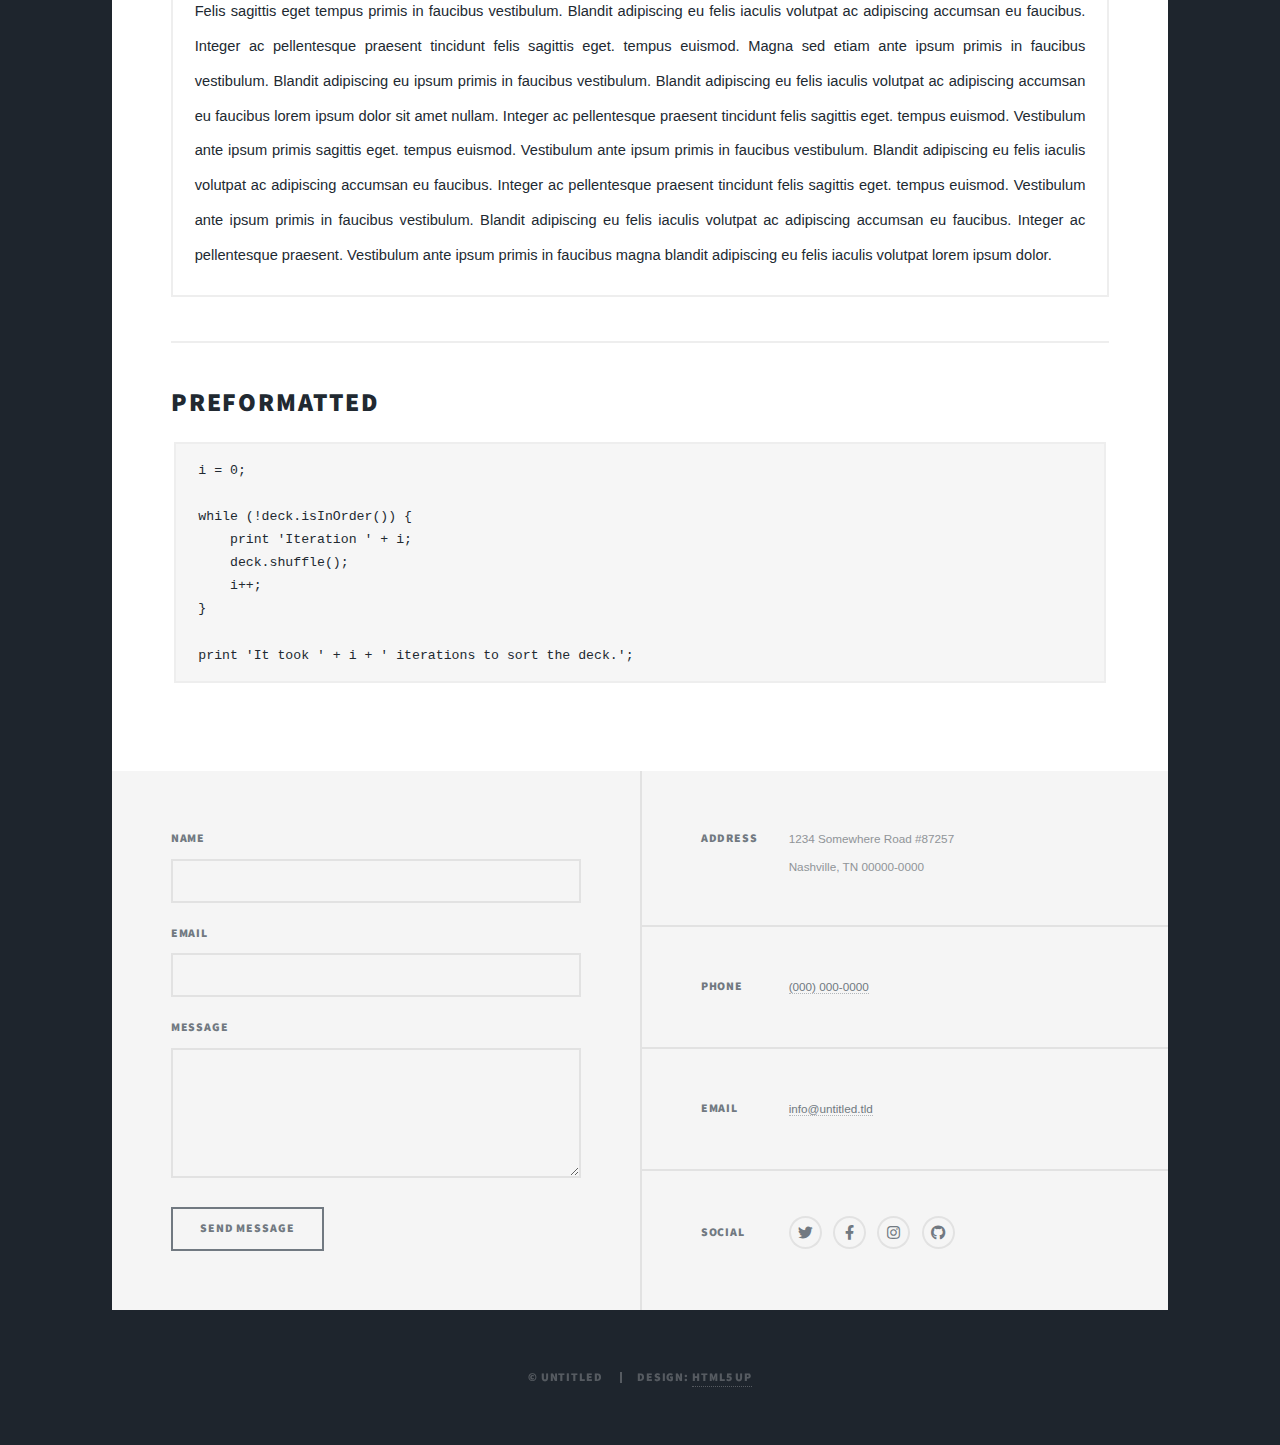
<file: elements.html>
<!DOCTYPE HTML>
<!--
	Massively by HTML5 UP
	html5up.net | @ajlkn
	Free for personal and commercial use under the CCA 3.0 license (html5up.net/license)
-->
<html>

<head>
	<title>Elements Reference - Massively by HTML5 UP</title>
	<meta charset="utf-8" />
	<meta name="viewport" content="width=device-width, initial-scale=1, user-scalable=no" />
	<link rel="stylesheet" href="assets/css/main.css" />
	<noscript>
		<link rel="stylesheet" href="assets/css/noscript.css" /></noscript>
</head>

<body class="is-preload">

	<!-- Wrapper -->
	<div id="wrapper">

		<!-- Header -->
		<header id="header">
			<a href="index.html" class="logo">Massively</a>
		</header>

		<!-- Nav -->
		<nav id="nav">
			<ul class="links">
				<li><a href="index.html">This is Massively</a></li>
				<li><a href="generic.html">Generic Page</a></li>
				<li class="active"><a href="elements.html">Elements Reference</a></li>
			</ul>
			<ul class="icons">
				<li><a href="https://www.linkedin.com/in/dalson-tan/" class="icon brands fa-linkedin"><span
							class="label">LinkedIn</span></a></li>
				<li><a href="https://github.com/dalsontws/" class="icon brands fa-github"><span
							class="label">GitHub</span></a></li>
			</ul>
		</nav>

		<!-- Main -->
		<div id="main">

			<!-- Post -->
			<section class="post">
				<header class="major">
					<h1>Elements<br />
						Reference</h1>
				</header>

				<!-- Text stuff -->
				<h2>Text</h2>
				<p>This is <b>bold</b> and this is <strong>strong</strong>. This is <i>italic</i> and this is
					<em>emphasized</em>.
					This is <sup>superscript</sup> text and this is <sub>subscript</sub> text.
					This is <u>underlined</u> and this is code: <code>for (;;) { ... }</code>.
					Finally, this is a <a href="#">link</a>.</p>
				<hr />
				<h2>Heading Level 2</h2>
				<h3>Heading Level 3</h3>
				<h4>Heading Level 4</h4>
				<h5>Heading Level 5</h5>
				<h6>Heading Level 6</h6>
				<hr />
				<header>
					<h2>Heading with a Subtitle</h2>
					<p>Lorem ipsum dolor sit amet nullam id egestas urna aliquam</p>
				</header>
				<p>Nunc lacinia ante nunc ac lobortis. Interdum adipiscing gravida odio porttitor sem non mi integer non
					faucibus ornare mi ut ante amet placerat aliquet. Volutpat eu sed ante lacinia sapien lorem accumsan
					varius montes viverra nibh in adipiscing blandit tempus accumsan.</p>
				<header>
					<h3>Heading with a Subtitle</h3>
					<p>Lorem ipsum dolor sit amet nullam id egestas urna aliquam</p>
				</header>
				<p>Nunc lacinia ante nunc ac lobortis. Interdum adipiscing gravida odio porttitor sem non mi integer non
					faucibus ornare mi ut ante amet placerat aliquet. Volutpat eu sed ante lacinia sapien lorem accumsan
					varius montes viverra nibh in adipiscing blandit tempus accumsan.</p>
				<header>
					<h4>Heading with a Subtitle</h4>
					<p>Lorem ipsum dolor sit amet nullam id egestas urna aliquam</p>
				</header>
				<p>Nunc lacinia ante nunc ac lobortis. Interdum adipiscing gravida odio porttitor sem non mi integer non
					faucibus ornare mi ut ante amet placerat aliquet. Volutpat eu sed ante lacinia sapien lorem accumsan
					varius montes viverra nibh in adipiscing blandit tempus accumsan.</p>

				<hr />

				<!-- Lists -->
				<h2>Lists</h2>
				<div class="row">
					<div class="col-6 col-12-small">

						<h3>Unordered</h3>
						<ul>
							<li>Dolor pulvinar etiam.</li>
							<li>Sagittis lorem eleifend.</li>
							<li>Felis feugiat dolore viverra.</li>
							<li>Dolor pulvinar etiam.</li>
						</ul>

						<h3>Alternate</h3>
						<ul class="alt">
							<li>Dolor pulvinar etiam etiam.</li>
							<li>Sagittis adipiscing eleifend.</li>
							<li>Felis enim dolore viverra.</li>
							<li>Dolor pulvinar etiam etiam.</li>
						</ul>

					</div>
					<div class="col-6 col-12-small">

						<h3>Ordered</h3>
						<ol>
							<li>Dolor pulvinar etiam.</li>
							<li>Etiam vel felis at viverra.</li>
							<li>Felis enim feugiat magna.</li>
							<li>Etiam vel felis nullam.</li>
							<li>Felis enim et tempus.</li>
						</ol>

						<h3>Icons</h3>
						<ul class="icons">
							<li><a href="#" class="icon brands fa-twitter"><span class="label">Twitter</span></a></li>
							<li><a href="#" class="icon brands fa-facebook-f"><span class="label">Facebook</span></a>
							</li>
							<li><a href="#" class="icon brands fa-instagram"><span class="label">Instagram</span></a>
							</li>
							<li><a href="#" class="icon brands fa-github"><span class="label">Github</span></a></li>
							<li><a href="#" class="icon brands fa-dribbble"><span class="label">Dribbble</span></a></li>
						</ul>
						<ul class="icons alt">
							<li><a href="#" class="icon brands alt fa-twitter"><span class="label">Twitter</span></a>
							</li>
							<li><a href="#" class="icon brands alt fa-facebook-f"><span
										class="label">Facebook</span></a></li>
							<li><a href="#" class="icon brands alt fa-instagram"><span
										class="label">Instagram</span></a></li>
							<li><a href="#" class="icon brands alt fa-github"><span class="label">Github</span></a></li>
							<li><a href="#" class="icon brands alt fa-dribbble"><span class="label">Dribbble</span></a>
							</li>
						</ul>

					</div>
				</div>
				<h3>Definition</h3>
				<dl>
					<dt>Item 1</dt>
					<dd>
						<p>Lorem ipsum dolor vestibulum ante ipsum primis in faucibus vestibulum. Blandit adipiscing eu
							felis iaculis volutpat ac adipiscing accumsan eu faucibus. Integer ac pellentesque praesent.
						</p>
					</dd>
					<dt>Item 2</dt>
					<dd>
						<p>Lorem ipsum dolor vestibulum ante ipsum primis in faucibus vestibulum. Blandit adipiscing eu
							felis iaculis volutpat ac adipiscing accumsan eu faucibus. Integer ac pellentesque praesent.
						</p>
					</dd>
					<dt>Item 3</dt>
					<dd>
						<p>Lorem ipsum dolor vestibulum ante ipsum primis in faucibus vestibulum. Blandit adipiscing eu
							felis iaculis volutpat ac adipiscing accumsan eu faucibus. Integer ac pellentesque praesent.
						</p>
					</dd>
				</dl>

				<h3>Actions</h3>
				<ul class="actions">
					<li><a href="#" class="button primary">Primary</a></li>
					<li><a href="#" class="button">Default</a></li>
				</ul>
				<ul class="actions small">
					<li><a href="#" class="button primary small">Small</a></li>
					<li><a href="#" class="button small">Small</a></li>
				</ul>
				<div class="row">
					<div class="col-6 col-12-small">
						<ul class="actions stacked">
							<li><a href="#" class="button primary">Default</a></li>
							<li><a href="#" class="button">Default</a></li>
						</ul>
					</div>
					<div class="col-6 col-12-small">
						<ul class="actions stacked">
							<li><a href="#" class="button primary small">Small</a></li>
							<li><a href="#" class="button small">Small</a></li>
						</ul>
					</div>
				</div>
				<div class="row">
					<div class="col-6 col-12-small">
						<ul class="actions stacked">
							<li><a href="#" class="button primary fit">Default</a></li>
							<li><a href="#" class="button fit">Default</a></li>
						</ul>
					</div>
					<div class="col-6 col-12-small">
						<ul class="actions stacked">
							<li><a href="#" class="button primary small fit">Small</a></li>
							<li><a href="#" class="button small fit">Small</a></li>
						</ul>
					</div>
				</div>

				<hr />

				<!-- Blockquote -->
				<h2>Blockquote</h2>
				<blockquote>Fringilla nisl. Donec accumsan interdum nisi, quis tincidunt felis sagittis eget tempus
					euismod. Vestibulum ante ipsum primis in faucibus vestibulum. Blandit adipiscing eu felis iaculis
					volutpat ac adipiscing accumsan faucibus. Vestibulum ante ipsum primis in faucibus vestibulum.
					Blandit adipiscing eu felis.</blockquote>

				<hr />

				<!-- Table -->
				<h2>Table</h2>

				<h3>Default</h3>
				<div class="table-wrapper">
					<table>
						<thead>
							<tr>
								<th>Name</th>
								<th>Description</th>
								<th>Price</th>
							</tr>
						</thead>
						<tbody>
							<tr>
								<td>Item 1</td>
								<td>Ante turpis integer aliquet porttitor.</td>
								<td>29.99</td>
							</tr>
							<tr>
								<td>Item 2</td>
								<td>Vis ac commodo adipiscing arcu aliquet.</td>
								<td>19.99</td>
							</tr>
							<tr>
								<td>Item 3</td>
								<td> Morbi faucibus arcu accumsan lorem.</td>
								<td>29.99</td>
							</tr>
							<tr>
								<td>Item 4</td>
								<td>Vitae integer tempus condimentum.</td>
								<td>19.99</td>
							</tr>
							<tr>
								<td>Item 5</td>
								<td>Ante turpis integer aliquet porttitor.</td>
								<td>29.99</td>
							</tr>
						</tbody>
						<tfoot>
							<tr>
								<td colspan="2"></td>
								<td>100.00</td>
							</tr>
						</tfoot>
					</table>
				</div>

				<h3>Alternate</h3>
				<div class="table-wrapper">
					<table class="alt">
						<thead>
							<tr>
								<th>Name</th>
								<th>Description</th>
								<th>Price</th>
							</tr>
						</thead>
						<tbody>
							<tr>
								<td>Item 1</td>
								<td>Ante turpis integer aliquet porttitor.</td>
								<td>29.99</td>
							</tr>
							<tr>
								<td>Item 2</td>
								<td>Vis ac commodo adipiscing arcu aliquet.</td>
								<td>19.99</td>
							</tr>
							<tr>
								<td>Item 3</td>
								<td> Morbi faucibus arcu accumsan lorem.</td>
								<td>29.99</td>
							</tr>
							<tr>
								<td>Item 4</td>
								<td>Vitae integer tempus condimentum.</td>
								<td>19.99</td>
							</tr>
							<tr>
								<td>Item 5</td>
								<td>Ante turpis integer aliquet porttitor.</td>
								<td>29.99</td>
							</tr>
						</tbody>
						<tfoot>
							<tr>
								<td colspan="2"></td>
								<td>100.00</td>
							</tr>
						</tfoot>
					</table>
				</div>

				<hr />

				<!-- Buttons -->
				<h2>Buttons</h2>
				<ul class="actions">
					<li><a href="#" class="button primary">Primary</a></li>
					<li><a href="#" class="button">Default</a></li>
				</ul>
				<ul class="actions">
					<li><a href="#" class="button primary large">Large</a></li>
					<li><a href="#" class="button">Default</a></li>
					<li><a href="#" class="button small">Small</a></li>
				</ul>
				<ul class="actions fit">
					<li><a href="#" class="button primary fit">Fit</a></li>
					<li><a href="#" class="button fit">Fit</a></li>
				</ul>
				<ul class="actions fit small">
					<li><a href="#" class="button primary fit small">Fit + Small</a></li>
					<li><a href="#" class="button fit small">Fit + Small</a></li>
				</ul>
				<ul class="actions">
					<li><a href="#" class="button primary icon solid fa-search">Icon</a></li>
					<li><a href="#" class="button icon solid fa-download">Icon</a></li>
				</ul>
				<ul class="actions">
					<li><span class="button primary disabled">Primary</span></li>
					<li><span class="button disabled">Default</span></li>
				</ul>

				<hr />

				<!-- Form -->
				<h2>Form</h2>

				<form method="post" action="#">
					<div class="row gtr-uniform">
						<div class="col-6 col-12-xsmall">
							<input type="text" name="demo-name" id="demo-name" value="" placeholder="Name" />
						</div>
						<div class="col-6 col-12-xsmall">
							<input type="email" name="demo-email" id="demo-email" value="" placeholder="Email" />
						</div>
						<!-- Break -->
						<div class="col-12">
							<select name="demo-category" id="demo-category">
								<option value="">- Category -</option>
								<option value="1">Manufacturing</option>
								<option value="1">Shipping</option>
								<option value="1">Administration</option>
								<option value="1">Human Resources</option>
							</select>
						</div>
						<!-- Break -->
						<div class="col-4 col-12-small">
							<input type="radio" id="demo-priority-low" name="demo-priority" checked>
							<label for="demo-priority-low">Low</label>
						</div>
						<div class="col-4 col-12-small">
							<input type="radio" id="demo-priority-normal" name="demo-priority">
							<label for="demo-priority-normal">Normal</label>
						</div>
						<div class="col-4 col-12-small">
							<input type="radio" id="demo-priority-high" name="demo-priority">
							<label for="demo-priority-high">High</label>
						</div>
						<!-- Break -->
						<div class="col-6 col-12-small">
							<input type="checkbox" id="demo-copy" name="demo-copy">
							<label for="demo-copy">Email me a copy</label>
						</div>
						<div class="col-6 col-12-small">
							<input type="checkbox" id="demo-human" name="demo-human" checked>
							<label for="demo-human">I am a human</label>
						</div>
						<!-- Break -->
						<div class="col-12">
							<textarea name="demo-message" id="demo-message" placeholder="Enter your message"
								rows="6"></textarea>
						</div>
						<!-- Break -->
						<div class="col-12">
							<ul class="actions">
								<li><input type="submit" value="Send Message" class="primary" /></li>
								<li><input type="reset" value="Reset" /></li>
							</ul>
						</div>
					</div>
				</form>

				<hr />

				<!-- Image -->
				<h2>Image</h2>

				<h3>Fit</h3>
				<span class="image fit"><img src="images/pic01.jpg" alt="" /></span>
				<div class="box alt">
					<div class="row gtr-50 gtr-uniform">
						<div class="col-4"><span class="image fit"><img src="images/pic02.jpg" alt="" /></span></div>
						<div class="col-4"><span class="image fit"><img src="images/pic03.jpg" alt="" /></span></div>
						<div class="col-4"><span class="image fit"><img src="images/pic04.jpg" alt="" /></span></div>
						<!-- Break -->
						<div class="col-4"><span class="image fit"><img src="images/pic04.jpg" alt="" /></span></div>
						<div class="col-4"><span class="image fit"><img src="images/pic02.jpg" alt="" /></span></div>
						<div class="col-4"><span class="image fit"><img src="images/pic03.jpg" alt="" /></span></div>
						<!-- Break -->
						<div class="col-4"><span class="image fit"><img src="images/pic03.jpg" alt="" /></span></div>
						<div class="col-4"><span class="image fit"><img src="images/pic04.jpg" alt="" /></span></div>
						<div class="col-4"><span class="image fit"><img src="images/pic02.jpg" alt="" /></span></div>
					</div>
				</div>

				<h3>Left &amp; Right</h3>
				<p><span class="image left"><img src="images/pic08.jpg" alt="" /></span>Lorem ipsum dolor sit accumsan
					interdum nisi, quis tincidunt felis sagittis eget. tempus euismod. Vestibulum ante ipsum primis in
					faucibus vestibulum. Blandit adipiscing eu felis iaculis volutpat ac adipiscing accumsan eu
					faucibus. Integer ac pellentesque praesent tincidunt felis sagittis eget. tempus euismod. Vestibulum
					ante ipsum primis sagittis eget. tempus euismod. Vestibulum ante ipsum primis in faucibus
					vestibulum. Blandit adipiscing eu felis iaculis volutpat ac adipiscing accumsan eu faucibus. Integer
					ac pellentesque praesent tincidunt felis sagittis eget. tempus euismod. Vestibulum ante ipsum primis
					in faucibus vestibulum. Blandit adipiscing eu felis iaculis volutpat ac adipiscing accumsan eu
					faucibus. Integer ac pellentesque praesent. Vestibulum ante ipsum primis in faucibus magna blandit
					adipiscing eu felis iaculis.</p>
				<p><span class="image right"><img src="images/pic09.jpg" alt="" /></span>Lorem ipsum dolor sit accumsan
					interdum nisi, quis tincidunt felis sagittis eget. tempus euismod. Vestibulum ante ipsum primis in
					faucibus vestibulum. Blandit adipiscing eu felis iaculis volutpat ac adipiscing accumsan eu
					faucibus. Integer ac pellentesque praesent tincidunt felis sagittis eget. tempus euismod. Vestibulum
					ante ipsum primis sagittis eget. tempus euismod. Vestibulum ante ipsum primis in faucibus
					vestibulum. Blandit adipiscing eu felis iaculis volutpat ac adipiscing accumsan eu faucibus. Integer
					ac pellentesque praesent tincidunt felis sagittis eget. tempus euismod. Vestibulum ante ipsum primis
					in faucibus vestibulum. Blandit adipiscing eu felis iaculis volutpat ac adipiscing accumsan eu
					faucibus. Integer ac pellentesque praesent. Vestibulum ante ipsum primis in faucibus magna blandit
					adipiscing eu felis iaculis.</p>

				<hr />

				<!-- Box -->
				<h2>Box</h2>
				<div class="box">
					<p>Felis sagittis eget tempus primis in faucibus vestibulum. Blandit adipiscing eu felis iaculis
						volutpat ac adipiscing accumsan eu faucibus. Integer ac pellentesque praesent tincidunt felis
						sagittis eget. tempus euismod. Magna sed etiam ante ipsum primis in faucibus vestibulum. Blandit
						adipiscing eu ipsum primis in faucibus vestibulum. Blandit adipiscing eu felis iaculis volutpat
						ac adipiscing accumsan eu faucibus lorem ipsum dolor sit amet nullam. Integer ac pellentesque
						praesent tincidunt felis sagittis eget. tempus euismod. Vestibulum ante ipsum primis sagittis
						eget. tempus euismod. Vestibulum ante ipsum primis in faucibus vestibulum. Blandit adipiscing eu
						felis iaculis volutpat ac adipiscing accumsan eu faucibus. Integer ac pellentesque praesent
						tincidunt felis sagittis eget. tempus euismod. Vestibulum ante ipsum primis in faucibus
						vestibulum. Blandit adipiscing eu felis iaculis volutpat ac adipiscing accumsan eu faucibus.
						Integer ac pellentesque praesent. Vestibulum ante ipsum primis in faucibus magna blandit
						adipiscing eu felis iaculis volutpat lorem ipsum dolor.</p>
				</div>

				<hr />

				<!-- Preformatted Code -->
				<h2>Preformatted</h2>
				<pre><code>i = 0;

while (!deck.isInOrder()) {
    print 'Iteration ' + i;
    deck.shuffle();
    i++;
}

print 'It took ' + i + ' iterations to sort the deck.';
</code></pre>

			</section>

		</div>

		<!-- Footer -->
		<footer id="footer">
			<section>
				<form method="post" action="#">
					<div class="fields">
						<div class="field">
							<label for="name">Name</label>
							<input type="text" name="name" id="name" />
						</div>
						<div class="field">
							<label for="email">Email</label>
							<input type="text" name="email" id="email" />
						</div>
						<div class="field">
							<label for="message">Message</label>
							<textarea name="message" id="message" rows="3"></textarea>
						</div>
					</div>
					<ul class="actions">
						<li><input type="submit" value="Send Message" /></li>
					</ul>
				</form>
			</section>
			<section class="split contact">
				<section class="alt">
					<h3>Address</h3>
					<p>1234 Somewhere Road #87257<br />
						Nashville, TN 00000-0000</p>
				</section>
				<section>
					<h3>Phone</h3>
					<p><a href="#">(000) 000-0000</a></p>
				</section>
				<section>
					<h3>Email</h3>
					<p><a href="#">info@untitled.tld</a></p>
				</section>
				<section>
					<h3>Social</h3>
					<ul class="icons alt">
						<li><a href="#" class="icon brands alt fa-twitter"><span class="label">Twitter</span></a></li>
						<li><a href="#" class="icon brands alt fa-facebook-f"><span class="label">Facebook</span></a>
						</li>
						<li><a href="#" class="icon brands alt fa-instagram"><span class="label">Instagram</span></a>
						</li>
						<li><a href="#" class="icon brands alt fa-github"><span class="label">GitHub</span></a></li>
					</ul>
				</section>
			</section>
		</footer>

		<!-- Copyright -->
		<div id="copyright">
			<ul>
				<li>&copy; Untitled</li>
				<li>Design: <a href="https://html5up.net">HTML5 UP</a></li>
			</ul>
		</div>

	</div>

	<!-- Scripts -->
	<script src="assets/js/jquery.min.js"></script>
	<script src="assets/js/jquery.scrollex.min.js"></script>
	<script src="assets/js/jquery.scrolly.min.js"></script>
	<script src="assets/js/browser.min.js"></script>
	<script src="assets/js/breakpoints.min.js"></script>
	<script src="assets/js/util.js"></script>
	<script src="assets/js/main.js"></script>

</body>

</html>
</file>
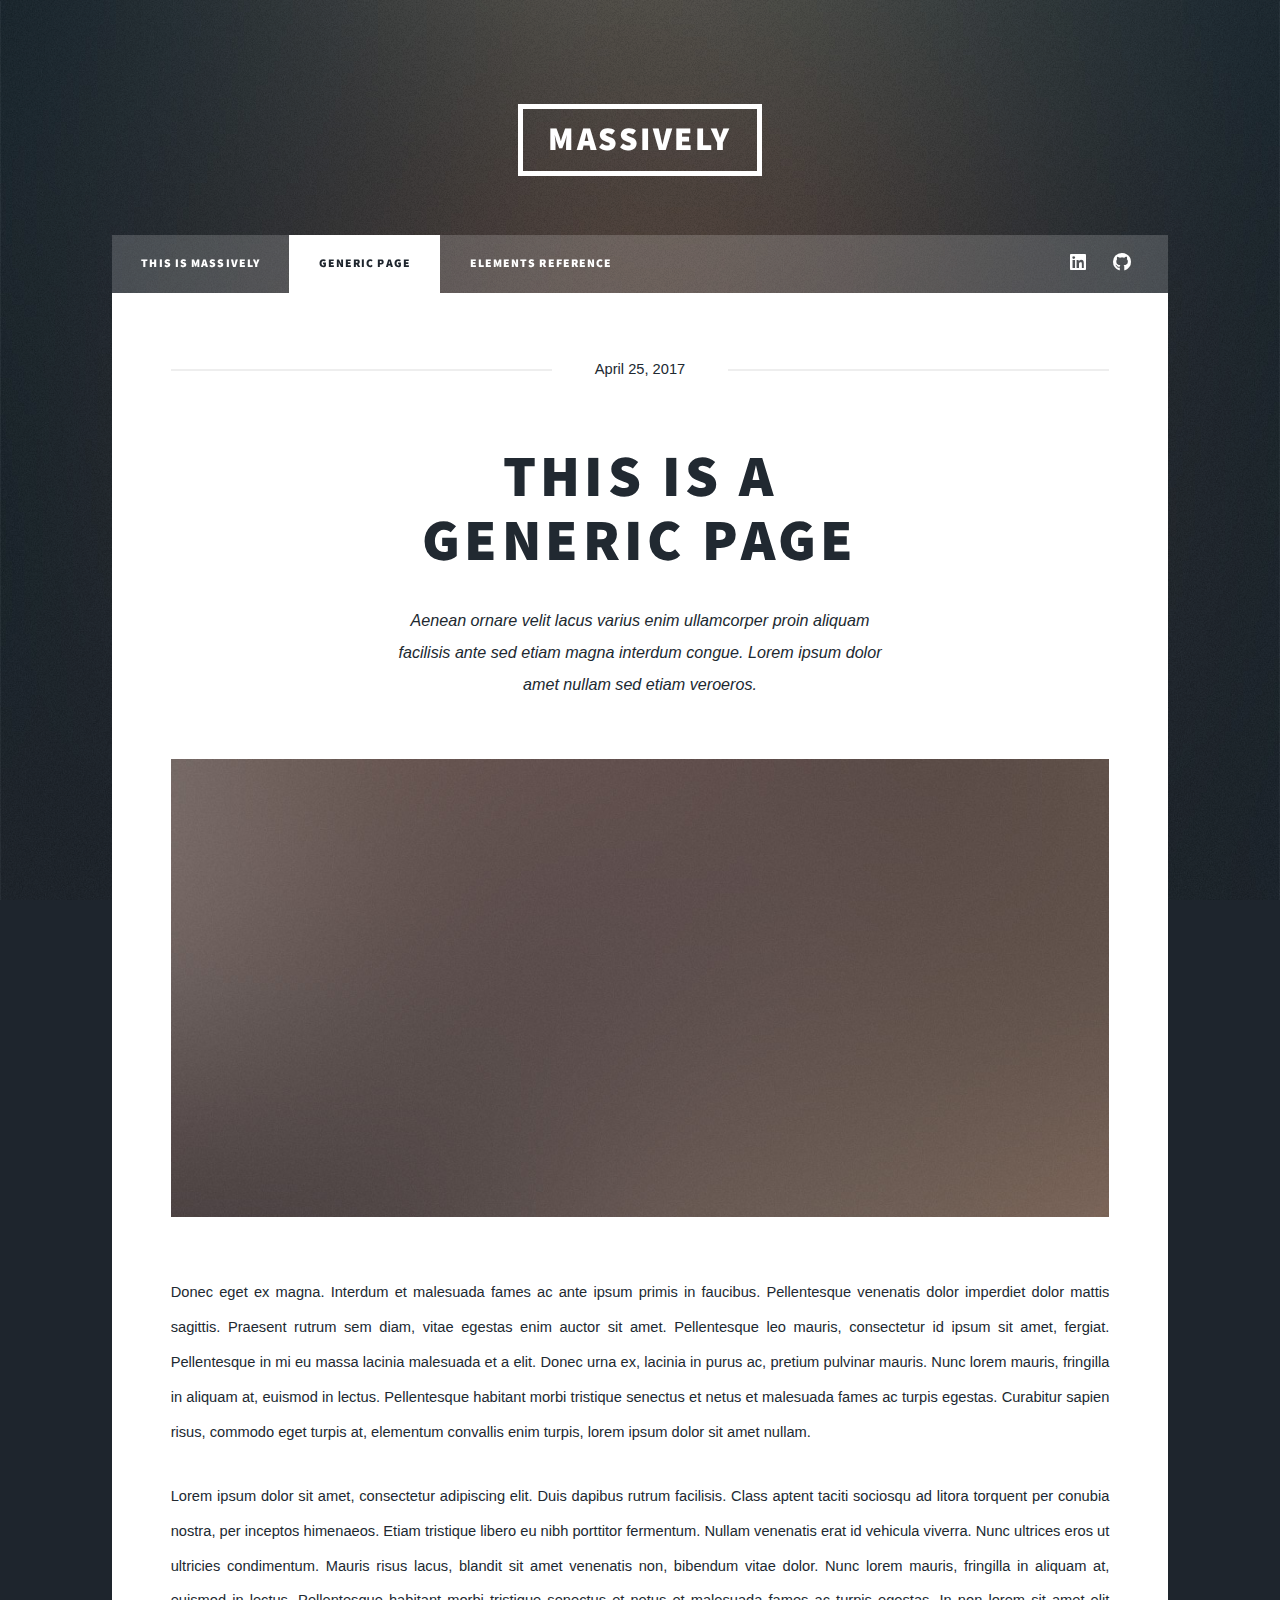
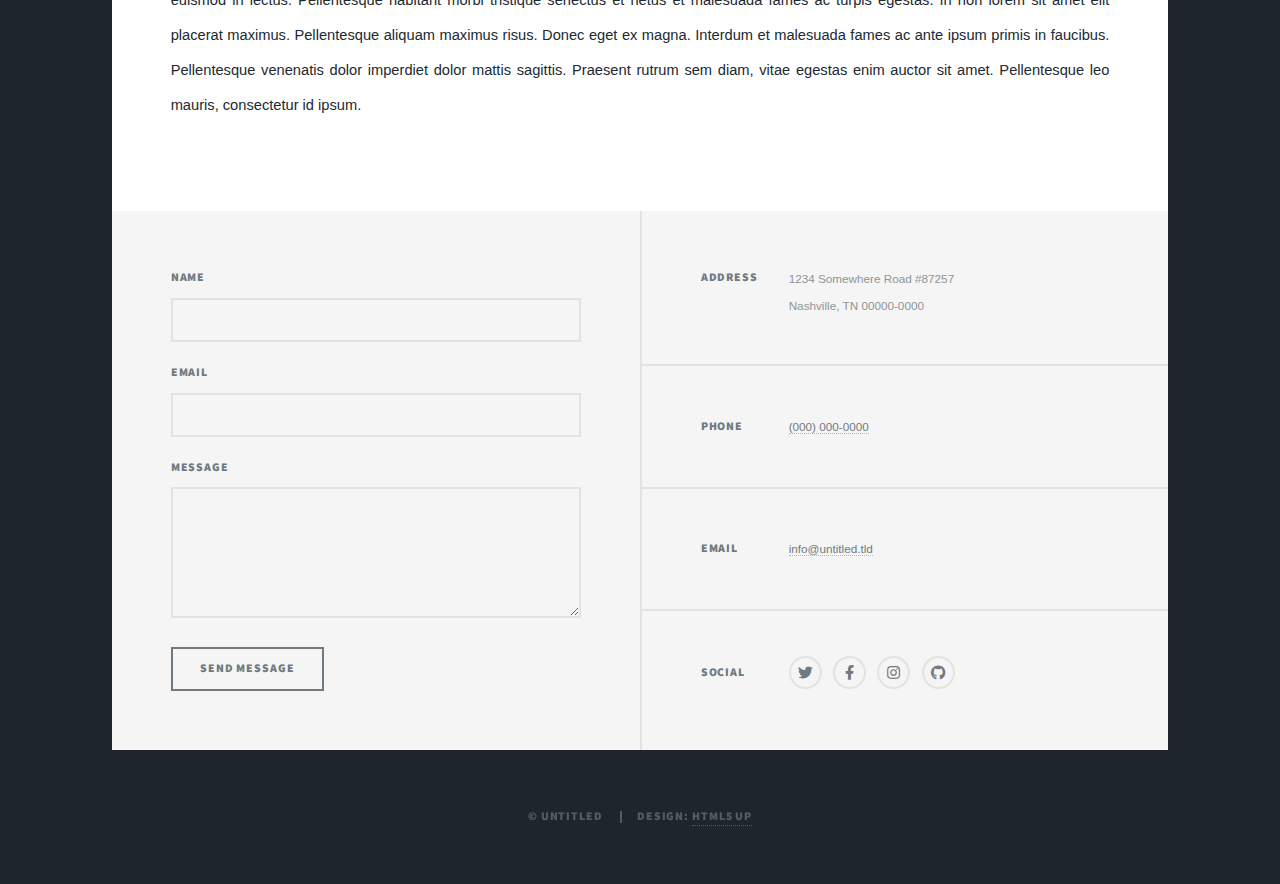
<file: generic.html>
<!DOCTYPE HTML>
<!--
	Massively by HTML5 UP
	html5up.net | @ajlkn
	Free for personal and commercial use under the CCA 3.0 license (html5up.net/license)
-->
<html>

<head>
	<title>Generic Page - Massively by HTML5 UP</title>
	<meta charset="utf-8" />
	<meta name="viewport" content="width=device-width, initial-scale=1, user-scalable=no" />
	<link rel="stylesheet" href="assets/css/main.css" />
	<noscript>
		<link rel="stylesheet" href="assets/css/noscript.css" /></noscript>
</head>

<body class="is-preload">

	<!-- Wrapper -->
	<div id="wrapper">

		<!-- Header -->
		<header id="header">
			<a href="index.html" class="logo">Massively</a>
		</header>

		<!-- Nav -->
		<nav id="nav">
			<ul class="links">
				<li><a href="index.html">This is Massively</a></li>
				<li class="active"><a href="generic.html">Generic Page</a></li>
				<li><a href="elements.html">Elements Reference</a></li>
			</ul>
			<ul class="icons">
				<li><a href="https://www.linkedin.com/in/dalson-tan/" class="icon brands fa-linkedin"><span
							class="label">LinkedIn</span></a></li>
				<li><a href="https://github.com/dalsontws/" class="icon brands fa-github"><span
							class="label">GitHub</span></a></li>
			</ul>
		</nav>

		<!-- Main -->
		<div id="main">

			<!-- Post -->
			<section class="post">
				<header class="major">
					<span class="date">April 25, 2017</span>
					<h1>This is a<br />
						Generic Page</h1>
					<p>Aenean ornare velit lacus varius enim ullamcorper proin aliquam<br />
						facilisis ante sed etiam magna interdum congue. Lorem ipsum dolor<br />
						amet nullam sed etiam veroeros.</p>
				</header>
				<div class="image main"><img src="images/pic01.jpg" alt="" /></div>
				<p>Donec eget ex magna. Interdum et malesuada fames ac ante ipsum primis in faucibus. Pellentesque
					venenatis dolor imperdiet dolor mattis sagittis. Praesent rutrum sem diam, vitae egestas enim auctor
					sit amet. Pellentesque leo mauris, consectetur id ipsum sit amet, fergiat. Pellentesque in mi eu
					massa lacinia malesuada et a elit. Donec urna ex, lacinia in purus ac, pretium pulvinar mauris. Nunc
					lorem mauris, fringilla in aliquam at, euismod in lectus. Pellentesque habitant morbi tristique
					senectus et netus et malesuada fames ac turpis egestas. Curabitur sapien risus, commodo eget turpis
					at, elementum convallis enim turpis, lorem ipsum dolor sit amet nullam.</p>
				<p>Lorem ipsum dolor sit amet, consectetur adipiscing elit. Duis dapibus rutrum facilisis. Class aptent
					taciti sociosqu ad litora torquent per conubia nostra, per inceptos himenaeos. Etiam tristique
					libero eu nibh porttitor fermentum. Nullam venenatis erat id vehicula viverra. Nunc ultrices eros ut
					ultricies condimentum. Mauris risus lacus, blandit sit amet venenatis non, bibendum vitae dolor.
					Nunc lorem mauris, fringilla in aliquam at, euismod in lectus. Pellentesque habitant morbi tristique
					senectus et netus et malesuada fames ac turpis egestas. In non lorem sit amet elit placerat maximus.
					Pellentesque aliquam maximus risus. Donec eget ex magna. Interdum et malesuada fames ac ante ipsum
					primis in faucibus. Pellentesque venenatis dolor imperdiet dolor mattis sagittis. Praesent rutrum
					sem diam, vitae egestas enim auctor sit amet. Pellentesque leo mauris, consectetur id ipsum.</p>
			</section>

		</div>

		<!-- Footer -->
		<footer id="footer">
			<section>
				<form method="post" action="#">
					<div class="fields">
						<div class="field">
							<label for="name">Name</label>
							<input type="text" name="name" id="name" />
						</div>
						<div class="field">
							<label for="email">Email</label>
							<input type="text" name="email" id="email" />
						</div>
						<div class="field">
							<label for="message">Message</label>
							<textarea name="message" id="message" rows="3"></textarea>
						</div>
					</div>
					<ul class="actions">
						<li><input type="submit" value="Send Message" /></li>
					</ul>
				</form>
			</section>
			<section class="split contact">
				<section class="alt">
					<h3>Address</h3>
					<p>1234 Somewhere Road #87257<br />
						Nashville, TN 00000-0000</p>
				</section>
				<section>
					<h3>Phone</h3>
					<p><a href="#">(000) 000-0000</a></p>
				</section>
				<section>
					<h3>Email</h3>
					<p><a href="#">info@untitled.tld</a></p>
				</section>
				<section>
					<h3>Social</h3>
					<ul class="icons alt">
						<li><a href="#" class="icon brands alt fa-twitter"><span class="label">Twitter</span></a></li>
						<li><a href="#" class="icon brands alt fa-facebook-f"><span class="label">Facebook</span></a>
						</li>
						<li><a href="#" class="icon brands alt fa-instagram"><span class="label">Instagram</span></a>
						</li>
						<li><a href="#" class="icon brands alt fa-github"><span class="label">GitHub</span></a></li>
					</ul>
				</section>
			</section>
		</footer>

		<!-- Copyright -->
		<div id="copyright">
			<ul>
				<li>&copy; Untitled</li>
				<li>Design: <a href="https://html5up.net">HTML5 UP</a></li>
			</ul>
		</div>

	</div>

	<!-- Scripts -->
	<script src="assets/js/jquery.min.js"></script>
	<script src="assets/js/jquery.scrollex.min.js"></script>
	<script src="assets/js/jquery.scrolly.min.js"></script>
	<script src="assets/js/browser.min.js"></script>
	<script src="assets/js/breakpoints.min.js"></script>
	<script src="assets/js/util.js"></script>
	<script src="assets/js/main.js"></script>

</body>

</html>
</file>
<file: assets/css/main.css>
@import url(fontawesome-all.min.css);
@import url("https://fonts.googleapis.com/css?family=Merriweather:300,700,300italic,700italic|Source+Sans+Pro:900");

/*
	Massively by HTML5 UP
	html5up.net | @ajlkn
	Free for personal and commercial use under the CCA 3.0 license (html5up.net/license)
*/

html, body, div, span, applet, object,
iframe, h1, h2, h3, h4, h5, h6, p, blockquote,
pre, a, abbr, acronym, address, big, cite,
code, del, dfn, em, img, ins, kbd, q, s, samp,
small, strike, strong, sub, sup, tt, var, b,
u, i, center, dl, dt, dd, ol, ul, li, fieldset,
form, label, legend, table, caption, tbody,
tfoot, thead, tr, th, td, article, aside,
canvas, details, embed, figure, figcaption,
footer, header, hgroup, menu, nav, output, ruby,
section, summary, time, mark, audio, video {
	margin: 0;
	padding: 0;
	border: 0;
	font-size: 100%;
	font: inherit;
	vertical-align: baseline;}

article, aside, details, figcaption, figure,
footer, header, hgroup, menu, nav, section {
	display: block;}

body {
	line-height: 1;
}

ol, ul {
	list-style: none;
}

blockquote, q {
	quotes: none;
}

	blockquote:before, blockquote:after, q:before, q:after {
		content: '';
		content: none;
	}

table {
	border-collapse: collapse;
	border-spacing: 0;
}

body {
	-webkit-text-size-adjust: none;
}

mark {
	background-color: transparent;
	color: inherit;
}

input::-moz-focus-inner {
	border: 0;
	padding: 0;
}

input, select, textarea {
	-moz-appearance: none;
	-webkit-appearance: none;
	-ms-appearance: none;
	appearance: none;
}

/* Basic */

	@-ms-viewport {
		width: device-width;
	}

	body {
		-ms-overflow-style: scrollbar;
	}

	@media screen and (max-width: 480px) {

		html, body {
			min-width: 320px;
		}

	}

	html {
		box-sizing: border-box;
	}

	*, *:before, *:after {
		box-sizing: inherit;
	}

	body {
		background-color: #1e252d;
	}

		body.is-preload *, body.is-preload *:before, body.is-preload *:after {
			-moz-animation: none !important;
			-webkit-animation: none !important;
			-ms-animation: none !important;
			animation: none !important;
			-moz-transition: none !important;
			-webkit-transition: none !important;
			-ms-transition: none !important;
			transition: none !important;
		}

/* Type */

	html {
		font-size: 16pt;
	}

		@media screen and (max-width: 1680px) {

			html {
				font-size: 12pt;
			}

		}

		@media screen and (max-width: 1280px) {

			html {
				font-size: 11pt;
			}

		}

		@media screen and (max-width: 360px) {

			html {
				font-size: 10pt;
			}

		}

	body {
		color: #212931;
	}

	body, input, select, textarea {
		font-family: "Roboto", sans-serif;
		font-weight: 300;
		font-size: 1rem;
		line-height: 2.375;
	}

	a {
		-moz-transition: color 0.2s ease-in-out, background-color 0.2s ease-in-out, border-color 0.2s ease-in-out, box-shadow 0.2s ease-in-out;
		-webkit-transition: color 0.2s ease-in-out, background-color 0.2s ease-in-out, border-color 0.2s ease-in-out, box-shadow 0.2s ease-in-out;
		-ms-transition: color 0.2s ease-in-out, background-color 0.2s ease-in-out, border-color 0.2s ease-in-out, box-shadow 0.2s ease-in-out;
		transition: color 0.2s ease-in-out, background-color 0.2s ease-in-out, border-color 0.2s ease-in-out, box-shadow 0.2s ease-in-out;
		border-bottom: dotted 1px;
		text-decoration: none;
	}

		a:hover {
			border-bottom-color: transparent;
		}

	strong, b {
		font-weight: 600;
	}

	em, i {
		font-style: italic;
	}

	p {
		text-align: justify;
		margin: 0 0 2rem 0;
	}

	h1, h2, h3, h4, h5, h6 {
		font-family: "Source Sans Pro", Helvetica, sans-serif;
		font-weight: 900;
		line-height: 1.5;
		letter-spacing: 0.075em;
		text-transform: uppercase;
		margin: 0 0 1rem 0;
	}

		h1 a, h2 a, h3 a, h4 a, h5 a, h6 a {
			border-bottom: 0;
			color: inherit;
			text-decoration: none;
		}

	h1 {
		font-size: 4rem;
		line-height: 1.1;
		margin: 0 0 2rem 0;
	}

	h2 {
		font-size: 1.75rem;
		line-height: 1.3;
		margin: 0 0 1.5rem 0;
	}

	h3 {
		font-size: 1.25rem;
		margin: 0 0 1.5rem 0;
	}

	h4 {
		font-size: 1rem;
	}

	h5 {
		font-size: 0.9rem;
	}

	h6 {
		font-size: 0.8rem;
	}

	sub {
		font-size: 0.8rem;
		position: relative;
		top: 0.5rem;
	}

	sup {
		font-size: 0.8rem;
		position: relative;
		top: -0.5rem;
	}

	blockquote {
		border-left: solid 4px;
		font-style: italic;
		margin: 0 0 2rem 0;
		padding: 0.5rem 0 0.5rem 2rem;
	}

	code {
		border: solid 2px;
		font-family: "Courier New", monospace;
		font-size: 0.9rem;
		margin: 0 0.25rem;
		padding: 0.25rem 0.65rem;
	}

	pre {
		-webkit-overflow-scrolling: touch;
		font-family: "Courier New", monospace;
		font-size: 0.9rem;
		margin: 0 0 2rem 0;
	}

		pre code {
			display: block;
			line-height: 1.75;
			padding: 1rem 1.5rem;
			overflow-x: auto;
		}

	hr {
		border: 0;
		border-bottom: solid 2px;
		margin: 3rem 0;
	}

		hr.major {
			margin: 5rem 0;
		}

	.align-left {
		text-align: left;
	}

	.align-center {
		text-align: center;
	}

	.align-right {
		text-align: right;
	}

	input, select, textarea {
		color: #212931;
	}

	a {
		color: #212931;
		border-bottom-color: rgba(33, 41, 49, 0.5);
	}

		a:hover {
			border-bottom-color: transparent;
			color: #18bfef !important;
		}

	strong, b {
		color: #212931;
	}

	h1, h2, h3, h4, h5, h6 {
		color: #212931;
	}

	blockquote {
		border-left-color: #eeeeee;
	}

	code {
		background: rgba(220, 220, 220, 0.25);
		border-color: #eeeeee;
	}

	hr {
		border-bottom-color: #eeeeee;
	}

/* Row */

	.row {
		display: flex;
		flex-wrap: wrap;
		box-sizing: border-box;
		align-items: stretch;
	}

		.row > * {
			box-sizing: border-box;
		}

		.row.gtr-uniform > * > :last-child {
			margin-bottom: 0;
		}

		.row.aln-left {
			justify-content: flex-start;
		}

		.row.aln-center {
			justify-content: center;
		}

		.row.aln-right {
			justify-content: flex-end;
		}

		.row.aln-top {
			align-items: flex-start;
		}

		.row.aln-middle {
			align-items: center;
		}

		.row.aln-bottom {
			align-items: flex-end;
		}

		.row > .imp {
			order: -1;
		}

		.row > .col-1 {
			width: 8.33333%;
		}

		.row > .off-1 {
			margin-left: 8.33333%;
		}

		.row > .col-2 {
			width: 16.66667%;
		}

		.row > .off-2 {
			margin-left: 16.66667%;
		}

		.row > .col-3 {
			width: 25%;
		}

		.row > .off-3 {
			margin-left: 25%;
		}

		.row > .col-4 {
			width: 33.33333%;
		}

		.row > .off-4 {
			margin-left: 33.33333%;
		}

		.row > .col-5 {
			width: 41.66667%;
		}

		.row > .off-5 {
			margin-left: 41.66667%;
		}

		.row > .col-6 {
			width: 50%;
		}

		.row > .off-6 {
			margin-left: 50%;
		}

		.row > .col-7 {
			width: 58.33333%;
		}

		.row > .off-7 {
			margin-left: 58.33333%;
		}

		.row > .col-8 {
			width: 66.66667%;
		}

		.row > .off-8 {
			margin-left: 66.66667%;
		}

		.row > .col-9 {
			width: 75%;
		}

		.row > .off-9 {
			margin-left: 75%;
		}

		.row > .col-10 {
			width: 83.33333%;
		}

		.row > .off-10 {
			margin-left: 83.33333%;
		}

		.row > .col-11 {
			width: 91.66667%;
		}

		.row > .off-11 {
			margin-left: 91.66667%;
		}

		.row > .col-12 {
			width: 100%;
		}

		.row > .off-12 {
			margin-left: 100%;
		}

		.row.gtr-0 {
			margin-top: 0;
			margin-left: 0rem;
		}

			.row.gtr-0 > * {
				padding: 0 0 0 0rem;
			}

			.row.gtr-0.gtr-uniform {
				margin-top: 0rem;
			}

				.row.gtr-0.gtr-uniform > * {
					padding-top: 0rem;
				}

		.row.gtr-25 {
			margin-top: 0;
			margin-left: -0.375rem;
		}

			.row.gtr-25 > * {
				padding: 0 0 0 0.375rem;
			}

			.row.gtr-25.gtr-uniform {
				margin-top: -0.375rem;
			}

				.row.gtr-25.gtr-uniform > * {
					padding-top: 0.375rem;
				}

		.row.gtr-50 {
			margin-top: 0;
			margin-left: -0.75rem;
		}

			.row.gtr-50 > * {
				padding: 0 0 0 0.75rem;
			}

			.row.gtr-50.gtr-uniform {
				margin-top: -0.75rem;
			}

				.row.gtr-50.gtr-uniform > * {
					padding-top: 0.75rem;
				}

		.row {
			margin-top: 0;
			margin-left: -1.5rem;
		}

			.row > * {
				padding: 0 0 0 1.5rem;
			}

			.row.gtr-uniform {
				margin-top: -1.5rem;
			}

				.row.gtr-uniform > * {
					padding-top: 1.5rem;
				}

		.row.gtr-150 {
			margin-top: 0;
			margin-left: -2.25rem;
		}

			.row.gtr-150 > * {
				padding: 0 0 0 2.25rem;
			}

			.row.gtr-150.gtr-uniform {
				margin-top: -2.25rem;
			}

				.row.gtr-150.gtr-uniform > * {
					padding-top: 2.25rem;
				}

		.row.gtr-200 {
			margin-top: 0;
			margin-left: -3rem;
		}

			.row.gtr-200 > * {
				padding: 0 0 0 3rem;
			}

			.row.gtr-200.gtr-uniform {
				margin-top: -3rem;
			}

				.row.gtr-200.gtr-uniform > * {
					padding-top: 3rem;
				}

		@media screen and (max-width: 1680px) {

			.row {
				display: flex;
				flex-wrap: wrap;
				box-sizing: border-box;
				align-items: stretch;
			}

				.row > * {
					box-sizing: border-box;
				}

				.row.gtr-uniform > * > :last-child {
					margin-bottom: 0;
				}

				.row.aln-left {
					justify-content: flex-start;
				}

				.row.aln-center {
					justify-content: center;
				}

				.row.aln-right {
					justify-content: flex-end;
				}

				.row.aln-top {
					align-items: flex-start;
				}

				.row.aln-middle {
					align-items: center;
				}

				.row.aln-bottom {
					align-items: flex-end;
				}

				.row > .imp-xlarge {
					order: -1;
				}

				.row > .col-1-xlarge {
					width: 8.33333%;
				}

				.row > .off-1-xlarge {
					margin-left: 8.33333%;
				}

				.row > .col-2-xlarge {
					width: 16.66667%;
				}

				.row > .off-2-xlarge {
					margin-left: 16.66667%;
				}

				.row > .col-3-xlarge {
					width: 25%;
				}

				.row > .off-3-xlarge {
					margin-left: 25%;
				}

				.row > .col-4-xlarge {
					width: 33.33333%;
				}

				.row > .off-4-xlarge {
					margin-left: 33.33333%;
				}

				.row > .col-5-xlarge {
					width: 41.66667%;
				}

				.row > .off-5-xlarge {
					margin-left: 41.66667%;
				}

				.row > .col-6-xlarge {
					width: 50%;
				}

				.row > .off-6-xlarge {
					margin-left: 50%;
				}

				.row > .col-7-xlarge {
					width: 58.33333%;
				}

				.row > .off-7-xlarge {
					margin-left: 58.33333%;
				}

				.row > .col-8-xlarge {
					width: 66.66667%;
				}

				.row > .off-8-xlarge {
					margin-left: 66.66667%;
				}

				.row > .col-9-xlarge {
					width: 75%;
				}

				.row > .off-9-xlarge {
					margin-left: 75%;
				}

				.row > .col-10-xlarge {
					width: 83.33333%;
				}

				.row > .off-10-xlarge {
					margin-left: 83.33333%;
				}

				.row > .col-11-xlarge {
					width: 91.66667%;
				}

				.row > .off-11-xlarge {
					margin-left: 91.66667%;
				}

				.row > .col-12-xlarge {
					width: 100%;
				}

				.row > .off-12-xlarge {
					margin-left: 100%;
				}

				.row.gtr-0 {
					margin-top: 0;
					margin-left: 0rem;
				}

					.row.gtr-0 > * {
						padding: 0 0 0 0rem;
					}

					.row.gtr-0.gtr-uniform {
						margin-top: 0rem;
					}

						.row.gtr-0.gtr-uniform > * {
							padding-top: 0rem;
						}

				.row.gtr-25 {
					margin-top: 0;
					margin-left: -0.375rem;
				}

					.row.gtr-25 > * {
						padding: 0 0 0 0.375rem;
					}

					.row.gtr-25.gtr-uniform {
						margin-top: -0.375rem;
					}

						.row.gtr-25.gtr-uniform > * {
							padding-top: 0.375rem;
						}

				.row.gtr-50 {
					margin-top: 0;
					margin-left: -0.75rem;
				}

					.row.gtr-50 > * {
						padding: 0 0 0 0.75rem;
					}

					.row.gtr-50.gtr-uniform {
						margin-top: -0.75rem;
					}

						.row.gtr-50.gtr-uniform > * {
							padding-top: 0.75rem;
						}

				.row {
					margin-top: 0;
					margin-left: -1.5rem;
				}

					.row > * {
						padding: 0 0 0 1.5rem;
					}

					.row.gtr-uniform {
						margin-top: -1.5rem;
					}

						.row.gtr-uniform > * {
							padding-top: 1.5rem;
						}

				.row.gtr-150 {
					margin-top: 0;
					margin-left: -2.25rem;
				}

					.row.gtr-150 > * {
						padding: 0 0 0 2.25rem;
					}

					.row.gtr-150.gtr-uniform {
						margin-top: -2.25rem;
					}

						.row.gtr-150.gtr-uniform > * {
							padding-top: 2.25rem;
						}

				.row.gtr-200 {
					margin-top: 0;
					margin-left: -3rem;
				}

					.row.gtr-200 > * {
						padding: 0 0 0 3rem;
					}

					.row.gtr-200.gtr-uniform {
						margin-top: -3rem;
					}

						.row.gtr-200.gtr-uniform > * {
							padding-top: 3rem;
						}

		}

		@media screen and (max-width: 1280px) {

			.row {
				display: flex;
				flex-wrap: wrap;
				box-sizing: border-box;
				align-items: stretch;
			}

				.row > * {
					box-sizing: border-box;
				}

				.row.gtr-uniform > * > :last-child {
					margin-bottom: 0;
				}

				.row.aln-left {
					justify-content: flex-start;
				}

				.row.aln-center {
					justify-content: center;
				}

				.row.aln-right {
					justify-content: flex-end;
				}

				.row.aln-top {
					align-items: flex-start;
				}

				.row.aln-middle {
					align-items: center;
				}

				.row.aln-bottom {
					align-items: flex-end;
				}

				.row > .imp-large {
					order: -1;
				}

				.row > .col-1-large {
					width: 8.33333%;
				}

				.row > .off-1-large {
					margin-left: 8.33333%;
				}

				.row > .col-2-large {
					width: 16.66667%;
				}

				.row > .off-2-large {
					margin-left: 16.66667%;
				}

				.row > .col-3-large {
					width: 25%;
				}

				.row > .off-3-large {
					margin-left: 25%;
				}

				.row > .col-4-large {
					width: 33.33333%;
				}

				.row > .off-4-large {
					margin-left: 33.33333%;
				}

				.row > .col-5-large {
					width: 41.66667%;
				}

				.row > .off-5-large {
					margin-left: 41.66667%;
				}

				.row > .col-6-large {
					width: 50%;
				}

				.row > .off-6-large {
					margin-left: 50%;
				}

				.row > .col-7-large {
					width: 58.33333%;
				}

				.row > .off-7-large {
					margin-left: 58.33333%;
				}

				.row > .col-8-large {
					width: 66.66667%;
				}

				.row > .off-8-large {
					margin-left: 66.66667%;
				}

				.row > .col-9-large {
					width: 75%;
				}

				.row > .off-9-large {
					margin-left: 75%;
				}

				.row > .col-10-large {
					width: 83.33333%;
				}

				.row > .off-10-large {
					margin-left: 83.33333%;
				}

				.row > .col-11-large {
					width: 91.66667%;
				}

				.row > .off-11-large {
					margin-left: 91.66667%;
				}

				.row > .col-12-large {
					width: 100%;
				}

				.row > .off-12-large {
					margin-left: 100%;
				}

				.row.gtr-0 {
					margin-top: 0;
					margin-left: 0rem;
				}

					.row.gtr-0 > * {
						padding: 0 0 0 0rem;
					}

					.row.gtr-0.gtr-uniform {
						margin-top: 0rem;
					}

						.row.gtr-0.gtr-uniform > * {
							padding-top: 0rem;
						}

				.row.gtr-25 {
					margin-top: 0;
					margin-left: -0.375rem;
				}

					.row.gtr-25 > * {
						padding: 0 0 0 0.375rem;
					}

					.row.gtr-25.gtr-uniform {
						margin-top: -0.375rem;
					}

						.row.gtr-25.gtr-uniform > * {
							padding-top: 0.375rem;
						}

				.row.gtr-50 {
					margin-top: 0;
					margin-left: -0.75rem;
				}

					.row.gtr-50 > * {
						padding: 0 0 0 0.75rem;
					}

					.row.gtr-50.gtr-uniform {
						margin-top: -0.75rem;
					}

						.row.gtr-50.gtr-uniform > * {
							padding-top: 0.75rem;
						}

				.row {
					margin-top: 0;
					margin-left: -1.5rem;
				}

					.row > * {
						padding: 0 0 0 1.5rem;
					}

					.row.gtr-uniform {
						margin-top: -1.5rem;
					}

						.row.gtr-uniform > * {
							padding-top: 1.5rem;
						}

				.row.gtr-150 {
					margin-top: 0;
					margin-left: -2.25rem;
				}

					.row.gtr-150 > * {
						padding: 0 0 0 2.25rem;
					}

					.row.gtr-150.gtr-uniform {
						margin-top: -2.25rem;
					}

						.row.gtr-150.gtr-uniform > * {
							padding-top: 2.25rem;
						}

				.row.gtr-200 {
					margin-top: 0;
					margin-left: -3rem;
				}

					.row.gtr-200 > * {
						padding: 0 0 0 3rem;
					}

					.row.gtr-200.gtr-uniform {
						margin-top: -3rem;
					}

						.row.gtr-200.gtr-uniform > * {
							padding-top: 3rem;
						}

		}

		@media screen and (max-width: 980px) {

			.row {
				display: flex;
				flex-wrap: wrap;
				box-sizing: border-box;
				align-items: stretch;
			}

				.row > * {
					box-sizing: border-box;
				}

				.row.gtr-uniform > * > :last-child {
					margin-bottom: 0;
				}

				.row.aln-left {
					justify-content: flex-start;
				}

				.row.aln-center {
					justify-content: center;
				}

				.row.aln-right {
					justify-content: flex-end;
				}

				.row.aln-top {
					align-items: flex-start;
				}

				.row.aln-middle {
					align-items: center;
				}

				.row.aln-bottom {
					align-items: flex-end;
				}

				.row > .imp-medium {
					order: -1;
				}

				.row > .col-1-medium {
					width: 8.33333%;
				}

				.row > .off-1-medium {
					margin-left: 8.33333%;
				}

				.row > .col-2-medium {
					width: 16.66667%;
				}

				.row > .off-2-medium {
					margin-left: 16.66667%;
				}

				.row > .col-3-medium {
					width: 25%;
				}

				.row > .off-3-medium {
					margin-left: 25%;
				}

				.row > .col-4-medium {
					width: 33.33333%;
				}

				.row > .off-4-medium {
					margin-left: 33.33333%;
				}

				.row > .col-5-medium {
					width: 41.66667%;
				}

				.row > .off-5-medium {
					margin-left: 41.66667%;
				}

				.row > .col-6-medium {
					width: 50%;
				}

				.row > .off-6-medium {
					margin-left: 50%;
				}

				.row > .col-7-medium {
					width: 58.33333%;
				}

				.row > .off-7-medium {
					margin-left: 58.33333%;
				}

				.row > .col-8-medium {
					width: 66.66667%;
				}

				.row > .off-8-medium {
					margin-left: 66.66667%;
				}

				.row > .col-9-medium {
					width: 75%;
				}

				.row > .off-9-medium {
					margin-left: 75%;
				}

				.row > .col-10-medium {
					width: 83.33333%;
				}

				.row > .off-10-medium {
					margin-left: 83.33333%;
				}

				.row > .col-11-medium {
					width: 91.66667%;
				}

				.row > .off-11-medium {
					margin-left: 91.66667%;
				}

				.row > .col-12-medium {
					width: 100%;
				}

				.row > .off-12-medium {
					margin-left: 100%;
				}

				.row.gtr-0 {
					margin-top: 0;
					margin-left: 0rem;
				}

					.row.gtr-0 > * {
						padding: 0 0 0 0rem;
					}

					.row.gtr-0.gtr-uniform {
						margin-top: 0rem;
					}

						.row.gtr-0.gtr-uniform > * {
							padding-top: 0rem;
						}

				.row.gtr-25 {
					margin-top: 0;
					margin-left: -0.375rem;
				}

					.row.gtr-25 > * {
						padding: 0 0 0 0.375rem;
					}

					.row.gtr-25.gtr-uniform {
						margin-top: -0.375rem;
					}

						.row.gtr-25.gtr-uniform > * {
							padding-top: 0.375rem;
						}

				.row.gtr-50 {
					margin-top: 0;
					margin-left: -0.75rem;
				}

					.row.gtr-50 > * {
						padding: 0 0 0 0.75rem;
					}

					.row.gtr-50.gtr-uniform {
						margin-top: -0.75rem;
					}

						.row.gtr-50.gtr-uniform > * {
							padding-top: 0.75rem;
						}

				.row {
					margin-top: 0;
					margin-left: -1.5rem;
				}

					.row > * {
						padding: 0 0 0 1.5rem;
					}

					.row.gtr-uniform {
						margin-top: -1.5rem;
					}

						.row.gtr-uniform > * {
							padding-top: 1.5rem;
						}

				.row.gtr-150 {
					margin-top: 0;
					margin-left: -2.25rem;
				}

					.row.gtr-150 > * {
						padding: 0 0 0 2.25rem;
					}

					.row.gtr-150.gtr-uniform {
						margin-top: -2.25rem;
					}

						.row.gtr-150.gtr-uniform > * {
							padding-top: 2.25rem;
						}

				.row.gtr-200 {
					margin-top: 0;
					margin-left: -3rem;
				}

					.row.gtr-200 > * {
						padding: 0 0 0 3rem;
					}

					.row.gtr-200.gtr-uniform {
						margin-top: -3rem;
					}

						.row.gtr-200.gtr-uniform > * {
							padding-top: 3rem;
						}

		}

		@media screen and (max-width: 736px) {

			.row {
				display: flex;
				flex-wrap: wrap;
				box-sizing: border-box;
				align-items: stretch;
			}

				.row > * {
					box-sizing: border-box;
				}

				.row.gtr-uniform > * > :last-child {
					margin-bottom: 0;
				}

				.row.aln-left {
					justify-content: flex-start;
				}

				.row.aln-center {
					justify-content: center;
				}

				.row.aln-right {
					justify-content: flex-end;
				}

				.row.aln-top {
					align-items: flex-start;
				}

				.row.aln-middle {
					align-items: center;
				}

				.row.aln-bottom {
					align-items: flex-end;
				}

				.row > .imp-small {
					order: -1;
				}

				.row > .col-1-small {
					width: 8.33333%;
				}

				.row > .off-1-small {
					margin-left: 8.33333%;
				}

				.row > .col-2-small {
					width: 16.66667%;
				}

				.row > .off-2-small {
					margin-left: 16.66667%;
				}

				.row > .col-3-small {
					width: 25%;
				}

				.row > .off-3-small {
					margin-left: 25%;
				}

				.row > .col-4-small {
					width: 33.33333%;
				}

				.row > .off-4-small {
					margin-left: 33.33333%;
				}

				.row > .col-5-small {
					width: 41.66667%;
				}

				.row > .off-5-small {
					margin-left: 41.66667%;
				}

				.row > .col-6-small {
					width: 50%;
				}

				.row > .off-6-small {
					margin-left: 50%;
				}

				.row > .col-7-small {
					width: 58.33333%;
				}

				.row > .off-7-small {
					margin-left: 58.33333%;
				}

				.row > .col-8-small {
					width: 66.66667%;
				}

				.row > .off-8-small {
					margin-left: 66.66667%;
				}

				.row > .col-9-small {
					width: 75%;
				}

				.row > .off-9-small {
					margin-left: 75%;
				}

				.row > .col-10-small {
					width: 83.33333%;
				}

				.row > .off-10-small {
					margin-left: 83.33333%;
				}

				.row > .col-11-small {
					width: 91.66667%;
				}

				.row > .off-11-small {
					margin-left: 91.66667%;
				}

				.row > .col-12-small {
					width: 100%;
				}

				.row > .off-12-small {
					margin-left: 100%;
				}

				.row.gtr-0 {
					margin-top: 0;
					margin-left: 0rem;
				}

					.row.gtr-0 > * {
						padding: 0 0 0 0rem;
					}

					.row.gtr-0.gtr-uniform {
						margin-top: 0rem;
					}

						.row.gtr-0.gtr-uniform > * {
							padding-top: 0rem;
						}

				.row.gtr-25 {
					margin-top: 0;
					margin-left: -0.375rem;
				}

					.row.gtr-25 > * {
						padding: 0 0 0 0.375rem;
					}

					.row.gtr-25.gtr-uniform {
						margin-top: -0.375rem;
					}

						.row.gtr-25.gtr-uniform > * {
							padding-top: 0.375rem;
						}

				.row.gtr-50 {
					margin-top: 0;
					margin-left: -0.75rem;
				}

					.row.gtr-50 > * {
						padding: 0 0 0 0.75rem;
					}

					.row.gtr-50.gtr-uniform {
						margin-top: -0.75rem;
					}

						.row.gtr-50.gtr-uniform > * {
							padding-top: 0.75rem;
						}

				.row {
					margin-top: 0;
					margin-left: -1.5rem;
				}

					.row > * {
						padding: 0 0 0 1.5rem;
					}

					.row.gtr-uniform {
						margin-top: -1.5rem;
					}

						.row.gtr-uniform > * {
							padding-top: 1.5rem;
						}

				.row.gtr-150 {
					margin-top: 0;
					margin-left: -2.25rem;
				}

					.row.gtr-150 > * {
						padding: 0 0 0 2.25rem;
					}

					.row.gtr-150.gtr-uniform {
						margin-top: -2.25rem;
					}

						.row.gtr-150.gtr-uniform > * {
							padding-top: 2.25rem;
						}

				.row.gtr-200 {
					margin-top: 0;
					margin-left: -3rem;
				}

					.row.gtr-200 > * {
						padding: 0 0 0 3rem;
					}

					.row.gtr-200.gtr-uniform {
						margin-top: -3rem;
					}

						.row.gtr-200.gtr-uniform > * {
							padding-top: 3rem;
						}

		}

		@media screen and (max-width: 480px) {

			.row {
				display: flex;
				flex-wrap: wrap;
				box-sizing: border-box;
				align-items: stretch;
			}

				.row > * {
					box-sizing: border-box;
				}

				.row.gtr-uniform > * > :last-child {
					margin-bottom: 0;
				}

				.row.aln-left {
					justify-content: flex-start;
				}

				.row.aln-center {
					justify-content: center;
				}

				.row.aln-right {
					justify-content: flex-end;
				}

				.row.aln-top {
					align-items: flex-start;
				}

				.row.aln-middle {
					align-items: center;
				}

				.row.aln-bottom {
					align-items: flex-end;
				}

				.row > .imp-xsmall {
					order: -1;
				}

				.row > .col-1-xsmall {
					width: 8.33333%;
				}

				.row > .off-1-xsmall {
					margin-left: 8.33333%;
				}

				.row > .col-2-xsmall {
					width: 16.66667%;
				}

				.row > .off-2-xsmall {
					margin-left: 16.66667%;
				}

				.row > .col-3-xsmall {
					width: 25%;
				}

				.row > .off-3-xsmall {
					margin-left: 25%;
				}

				.row > .col-4-xsmall {
					width: 33.33333%;
				}

				.row > .off-4-xsmall {
					margin-left: 33.33333%;
				}

				.row > .col-5-xsmall {
					width: 41.66667%;
				}

				.row > .off-5-xsmall {
					margin-left: 41.66667%;
				}

				.row > .col-6-xsmall {
					width: 50%;
				}

				.row > .off-6-xsmall {
					margin-left: 50%;
				}

				.row > .col-7-xsmall {
					width: 58.33333%;
				}

				.row > .off-7-xsmall {
					margin-left: 58.33333%;
				}

				.row > .col-8-xsmall {
					width: 66.66667%;
				}

				.row > .off-8-xsmall {
					margin-left: 66.66667%;
				}

				.row > .col-9-xsmall {
					width: 75%;
				}

				.row > .off-9-xsmall {
					margin-left: 75%;
				}

				.row > .col-10-xsmall {
					width: 83.33333%;
				}

				.row > .off-10-xsmall {
					margin-left: 83.33333%;
				}

				.row > .col-11-xsmall {
					width: 91.66667%;
				}

				.row > .off-11-xsmall {
					margin-left: 91.66667%;
				}

				.row > .col-12-xsmall {
					width: 100%;
				}

				.row > .off-12-xsmall {
					margin-left: 100%;
				}

				.row.gtr-0 {
					margin-top: 0;
					margin-left: 0rem;
				}

					.row.gtr-0 > * {
						padding: 0 0 0 0rem;
					}

					.row.gtr-0.gtr-uniform {
						margin-top: 0rem;
					}

						.row.gtr-0.gtr-uniform > * {
							padding-top: 0rem;
						}

				.row.gtr-25 {
					margin-top: 0;
					margin-left: -0.375rem;
				}

					.row.gtr-25 > * {
						padding: 0 0 0 0.375rem;
					}

					.row.gtr-25.gtr-uniform {
						margin-top: -0.375rem;
					}

						.row.gtr-25.gtr-uniform > * {
							padding-top: 0.375rem;
						}

				.row.gtr-50 {
					margin-top: 0;
					margin-left: -0.75rem;
				}

					.row.gtr-50 > * {
						padding: 0 0 0 0.75rem;
					}

					.row.gtr-50.gtr-uniform {
						margin-top: -0.75rem;
					}

						.row.gtr-50.gtr-uniform > * {
							padding-top: 0.75rem;
						}

				.row {
					margin-top: 0;
					margin-left: -1.5rem;
				}

					.row > * {
						padding: 0 0 0 1.5rem;
					}

					.row.gtr-uniform {
						margin-top: -1.5rem;
					}

						.row.gtr-uniform > * {
							padding-top: 1.5rem;
						}

				.row.gtr-150 {
					margin-top: 0;
					margin-left: -2.25rem;
				}

					.row.gtr-150 > * {
						padding: 0 0 0 2.25rem;
					}

					.row.gtr-150.gtr-uniform {
						margin-top: -2.25rem;
					}

						.row.gtr-150.gtr-uniform > * {
							padding-top: 2.25rem;
						}

				.row.gtr-200 {
					margin-top: 0;
					margin-left: -3rem;
				}

					.row.gtr-200 > * {
						padding: 0 0 0 3rem;
					}

					.row.gtr-200.gtr-uniform {
						margin-top: -3rem;
					}

						.row.gtr-200.gtr-uniform > * {
							padding-top: 3rem;
						}

		}

		@media screen and (max-width: 360px) {

			.row {
				display: flex;
				flex-wrap: wrap;
				box-sizing: border-box;
				align-items: stretch;
			}

				.row > * {
					box-sizing: border-box;
				}

				.row.gtr-uniform > * > :last-child {
					margin-bottom: 0;
				}

				.row.aln-left {
					justify-content: flex-start;
				}

				.row.aln-center {
					justify-content: center;
				}

				.row.aln-right {
					justify-content: flex-end;
				}

				.row.aln-top {
					align-items: flex-start;
				}

				.row.aln-middle {
					align-items: center;
				}

				.row.aln-bottom {
					align-items: flex-end;
				}

				.row > .imp-xxsmall {
					order: -1;
				}

				.row > .col-1-xxsmall {
					width: 8.33333%;
				}

				.row > .off-1-xxsmall {
					margin-left: 8.33333%;
				}

				.row > .col-2-xxsmall {
					width: 16.66667%;
				}

				.row > .off-2-xxsmall {
					margin-left: 16.66667%;
				}

				.row > .col-3-xxsmall {
					width: 25%;
				}

				.row > .off-3-xxsmall {
					margin-left: 25%;
				}

				.row > .col-4-xxsmall {
					width: 33.33333%;
				}

				.row > .off-4-xxsmall {
					margin-left: 33.33333%;
				}

				.row > .col-5-xxsmall {
					width: 41.66667%;
				}

				.row > .off-5-xxsmall {
					margin-left: 41.66667%;
				}

				.row > .col-6-xxsmall {
					width: 50%;
				}

				.row > .off-6-xxsmall {
					margin-left: 50%;
				}

				.row > .col-7-xxsmall {
					width: 58.33333%;
				}

				.row > .off-7-xxsmall {
					margin-left: 58.33333%;
				}

				.row > .col-8-xxsmall {
					width: 66.66667%;
				}

				.row > .off-8-xxsmall {
					margin-left: 66.66667%;
				}

				.row > .col-9-xxsmall {
					width: 75%;
				}

				.row > .off-9-xxsmall {
					margin-left: 75%;
				}

				.row > .col-10-xxsmall {
					width: 83.33333%;
				}

				.row > .off-10-xxsmall {
					margin-left: 83.33333%;
				}

				.row > .col-11-xxsmall {
					width: 91.66667%;
				}

				.row > .off-11-xxsmall {
					margin-left: 91.66667%;
				}

				.row > .col-12-xxsmall {
					width: 100%;
				}

				.row > .off-12-xxsmall {
					margin-left: 100%;
				}

				.row.gtr-0 {
					margin-top: 0;
					margin-left: 0rem;
				}

					.row.gtr-0 > * {
						padding: 0 0 0 0rem;
					}

					.row.gtr-0.gtr-uniform {
						margin-top: 0rem;
					}

						.row.gtr-0.gtr-uniform > * {
							padding-top: 0rem;
						}

				.row.gtr-25 {
					margin-top: 0;
					margin-left: -0.375rem;
				}

					.row.gtr-25 > * {
						padding: 0 0 0 0.375rem;
					}

					.row.gtr-25.gtr-uniform {
						margin-top: -0.375rem;
					}

						.row.gtr-25.gtr-uniform > * {
							padding-top: 0.375rem;
						}

				.row.gtr-50 {
					margin-top: 0;
					margin-left: -0.75rem;
				}

					.row.gtr-50 > * {
						padding: 0 0 0 0.75rem;
					}

					.row.gtr-50.gtr-uniform {
						margin-top: -0.75rem;
					}

						.row.gtr-50.gtr-uniform > * {
							padding-top: 0.75rem;
						}

				.row {
					margin-top: 0;
					margin-left: -1.5rem;
				}

					.row > * {
						padding: 0 0 0 1.5rem;
					}

					.row.gtr-uniform {
						margin-top: -1.5rem;
					}

						.row.gtr-uniform > * {
							padding-top: 1.5rem;
						}

				.row.gtr-150 {
					margin-top: 0;
					margin-left: -2.25rem;
				}

					.row.gtr-150 > * {
						padding: 0 0 0 2.25rem;
					}

					.row.gtr-150.gtr-uniform {
						margin-top: -2.25rem;
					}

						.row.gtr-150.gtr-uniform > * {
							padding-top: 2.25rem;
						}

				.row.gtr-200 {
					margin-top: 0;
					margin-left: -3rem;
				}

					.row.gtr-200 > * {
						padding: 0 0 0 3rem;
					}

					.row.gtr-200.gtr-uniform {
						margin-top: -3rem;
					}

						.row.gtr-200.gtr-uniform > * {
							padding-top: 3rem;
						}

		}

/* Box */

	.box {
		border: solid 2px;
		margin-bottom: 2rem;
		padding: 1.5rem;
	}

		.box > :last-child,
		.box > :last-child > :last-child,
		.box > :last-child > :last-child > :last-child {
			margin-bottom: 0;
		}

		.box.alt {
			border: 0;
			border-radius: 0;
			padding: 0;
		}

	.box {
		border-color: #eeeeee;
	}

/* Button */

	input[type="submit"],
	input[type="reset"],
	input[type="button"],
	button,
	.button {
		-moz-appearance: none;
		-webkit-appearance: none;
		-ms-appearance: none;
		appearance: none;
		-moz-transition: background-color 0.2s ease-in-out, box-shadow 0.2s ease-in-out, color 0.2s ease-in-out;
		-webkit-transition: background-color 0.2s ease-in-out, box-shadow 0.2s ease-in-out, color 0.2s ease-in-out;
		-ms-transition: background-color 0.2s ease-in-out, box-shadow 0.2s ease-in-out, color 0.2s ease-in-out;
		transition: background-color 0.2s ease-in-out, box-shadow 0.2s ease-in-out, color 0.2s ease-in-out;
		border: 0;
		border-radius: 0;
		cursor: pointer;
		display: inline-block;
		font-family: "Source Sans Pro", Helvetica, sans-serif;
		font-size: 0.8rem;
		font-weight: 900;
		letter-spacing: 0.075em;
		height: 3rem;
		line-height: 3rem;
		padding: 0 2rem;
		text-align: center;
		text-decoration: none;
		text-transform: uppercase;
		white-space: nowrap;
	}

		input[type="submit"].icon:before,
		input[type="reset"].icon:before,
		input[type="button"].icon:before,
		button.icon:before,
		.button.icon:before {
			margin-right: 0.5rem;
		}

		input[type="submit"].icon.solo,
		input[type="reset"].icon.solo,
		input[type="button"].icon.solo,
		button.icon.solo,
		.button.icon.solo {
			position: relative;
			width: 4rem;
			height: 4rem;
			line-height: 4rem;
			border-radius: 4rem;
			text-indent: 4rem;
			overflow: hidden;
			padding: 0;
			white-space: nowrap;
		}

			input[type="submit"].icon.solo:before,
			input[type="reset"].icon.solo:before,
			input[type="button"].icon.solo:before,
			button.icon.solo:before,
			.button.icon.solo:before {
				position: absolute;
				display: block;
				top: 0;
				left: 0;
				width: inherit;
				height: inherit;
				line-height: inherit;
				font-size: 1.25rem;
				margin-right: 0;
				text-align: center;
				text-indent: 0;
			}

		input[type="submit"].fit,
		input[type="reset"].fit,
		input[type="button"].fit,
		button.fit,
		.button.fit {
			width: 100%;
		}

		input[type="submit"].small,
		input[type="reset"].small,
		input[type="button"].small,
		button.small,
		.button.small {
			font-size: 0.7rem;
			height: 2.5rem;
			line-height: 2.5rem;
			padding: 0 1.5rem;
		}

		input[type="submit"].large,
		input[type="reset"].large,
		input[type="button"].large,
		button.large,
		.button.large {
			font-size: 0.9rem;
			height: 3.5rem;
			line-height: 3.5rem;
			padding: 0 2.75rem;
		}

		@media screen and (max-width: 980px) {

			input[type="submit"],
			input[type="reset"],
			input[type="button"],
			button,
			.button {
				font-size: 0.9rem;
				height: 3.25rem;
				line-height: 3.25rem;
			}

				input[type="submit"].large,
				input[type="reset"].large,
				input[type="button"].large,
				button.large,
				.button.large {
					font-size: 1rem;
					height: 3.75rem;
					line-height: 3.75rem;
				}

		}

		input[type="submit"].disabled, input[type="submit"]:disabled,
		input[type="reset"].disabled,
		input[type="reset"]:disabled,
		input[type="button"].disabled,
		input[type="button"]:disabled,
		button.disabled,
		button:disabled,
		.button.disabled,
		.button:disabled {
			pointer-events: none;
			opacity: 0.25;
		}

	input[type="submit"],
	input[type="reset"],
	input[type="button"],
	button,
	.button {
		background-color: transparent;
		box-shadow: inset 0 0 0 2px #212931;
		color: #212931 !important;
	}

		input[type="submit"]:hover,
		input[type="reset"]:hover,
		input[type="button"]:hover,
		button:hover,
		.button:hover {
			box-shadow: inset 0 0 0 2px #18bfef;
			color: #18bfef !important;
		}

		input[type="submit"].primary,
		input[type="reset"].primary,
		input[type="button"].primary,
		button.primary,
		.button.primary {
			background-color: #212931;
			box-shadow: none;
			color: #ffffff !important;
		}

			input[type="submit"].primary:hover,
			input[type="reset"].primary:hover,
			input[type="button"].primary:hover,
			button.primary:hover,
			.button.primary:hover {
				background-color: #18bfef;
			}

/* Form */

	form {
		margin: 0 0 2rem 0;
	}

		form > :last-child {
			margin-bottom: 0;
		}

		form > .fields {
			display: -moz-flex;
			display: -webkit-flex;
			display: -ms-flex;
			display: flex;
			-moz-flex-wrap: wrap;
			-webkit-flex-wrap: wrap;
			-ms-flex-wrap: wrap;
			flex-wrap: wrap;
			width: calc(100% + 3rem);
			margin: -1.5rem 0 2rem -1.5rem;
		}

			form > .fields > .field {
				-moz-flex-grow: 0;
				-webkit-flex-grow: 0;
				-ms-flex-grow: 0;
				flex-grow: 0;
				-moz-flex-shrink: 0;
				-webkit-flex-shrink: 0;
				-ms-flex-shrink: 0;
				flex-shrink: 0;
				padding: 1.5rem 0 0 1.5rem;
				width: calc(100% - 1.5rem);
			}

				form > .fields > .field.half {
					width: calc(50% - 0.75rem);
				}

				form > .fields > .field.third {
					width: calc(100%/3 - 0.5rem);
				}

				form > .fields > .field.quarter {
					width: calc(25% - 0.375rem);
				}

		@media screen and (max-width: 480px) {

			form > .fields {
				width: calc(100% + 3rem);
				margin: -1.5rem 0 2rem -1.5rem;
			}

				form > .fields > .field {
					padding: 1.5rem 0 0 1.5rem;
					width: calc(100% - 1.5rem);
				}

					form > .fields > .field.half {
						width: calc(100% - 1.5rem);
					}

					form > .fields > .field.third {
						width: calc(100% - 1.5rem);
					}

					form > .fields > .field.quarter {
						width: calc(100% - 1.5rem);
					}

		}

	label {
		display: block;
		font-family: "Source Sans Pro", Helvetica, sans-serif;
		font-weight: 900;
		line-height: 1.5;
		letter-spacing: 0.075em;
		font-size: 0.8rem;
		text-transform: uppercase;
		margin: 0 0 0.75rem 0;
	}

		@media screen and (max-width: 980px) {

			label {
				font-size: 0.9rem;
			}

		}

	input[type="text"],
	input[type="password"],
	input[type="email"],
	select,
	textarea {
		-moz-appearance: none;
		-webkit-appearance: none;
		-ms-appearance: none;
		appearance: none;
		background: transparent;
		border-radius: 0;
		border: solid 2px;
		color: inherit;
		display: block;
		outline: 0;
		padding: 0 1rem;
		text-decoration: none;
		width: 100%;
	}

		input[type="text"]:invalid,
		input[type="password"]:invalid,
		input[type="email"]:invalid,
		select:invalid,
		textarea:invalid {
			box-shadow: none;
		}

	select {
		background-size: 1.25rem;
		background-repeat: no-repeat;
		background-position: calc(100% - 1rem) center;
		height: 3rem;
		padding-right: 3rem;
		text-overflow: ellipsis;
	}

		select:focus::-ms-value {
			background-color: transparent;
		}

		select::-ms-expand {
			display: none;
		}

	input[type="text"],
	input[type="password"],
	input[type="email"],
	select {
		height: 3rem;
	}

	textarea {
		padding: 0.75rem 1rem;
	}

	input[type="checkbox"],
	input[type="radio"] {
		-moz-appearance: none;
		-webkit-appearance: none;
		-ms-appearance: none;
		appearance: none;
		display: block;
		float: left;
		margin-right: -2rem;
		opacity: 0;
		width: 1rem;
		z-index: -1;
	}

		input[type="checkbox"] + label,
		input[type="radio"] + label {
			text-decoration: none;
			cursor: pointer;
			display: inline-block;
			font-size: 1rem;
			letter-spacing: 0;
			font-family: "Merriweather", Georgia, serif;
			text-transform: none;
			font-weight: 300;
			padding-left: 2.8rem;
			padding-right: 1rem;
			position: relative;
		}

			input[type="checkbox"] + label:before,
			input[type="radio"] + label:before {
				-moz-osx-font-smoothing: grayscale;
				-webkit-font-smoothing: antialiased;
				display: inline-block;
				font-style: normal;
				font-variant: normal;
				text-rendering: auto;
				line-height: 1;
				text-transform: none !important;
				font-family: 'Font Awesome 5 Free';
				font-weight: 900;
			}

			input[type="checkbox"] + label:before,
			input[type="radio"] + label:before {
				border-radius: 0;
				border: solid 2px;
				content: '';
				display: inline-block;
				font-size: 0.8rem;
				height: 1.8rem;
				left: 0;
				line-height: 1.65rem;
				position: absolute;
				text-align: center;
				top: -0.125rem;
				width: 1.8rem;
			}

		input[type="checkbox"]:checked + label:before,
		input[type="radio"]:checked + label:before {
			content: '\f00c';
		}

	input[type="checkbox"] + label:before {
		border-radius: 0;
	}

	input[type="radio"] + label:before {
		border-radius: 100%;
	}

	::-webkit-input-placeholder {
		opacity: 1.0;
	}

	:-moz-placeholder {
		opacity: 1.0;
	}

	::-moz-placeholder {
		opacity: 1.0;
	}

	:-ms-input-placeholder {
		opacity: 1.0;
	}

	label {
		color: #212931;
	}

	input[type="text"],
	input[type="password"],
	input[type="email"],
	select,
	textarea {
		border-color: #eeeeee;
	}

		input[type="text"]:focus,
		input[type="password"]:focus,
		input[type="email"]:focus,
		select:focus,
		textarea:focus {
			border-color: #18bfef;
		}

	select {
		background-image: url("data:image/svg+xml;charset=utf8,%3Csvg xmlns='http://www.w3.org/2000/svg' width='40' height='40' preserveAspectRatio='none' viewBox='0 0 40 40'%3E%3Cpath d='M9.4,12.3l10.4,10.4l10.4-10.4c0.2-0.2,0.5-0.4,0.9-0.4c0.3,0,0.6,0.1,0.9,0.4l3.3,3.3c0.2,0.2,0.4,0.5,0.4,0.9 c0,0.4-0.1,0.6-0.4,0.9L20.7,31.9c-0.2,0.2-0.5,0.4-0.9,0.4c-0.3,0-0.6-0.1-0.9-0.4L4.3,17.3c-0.2-0.2-0.4-0.5-0.4-0.9 c0-0.4,0.1-0.6,0.4-0.9l3.3-3.3c0.2-0.2,0.5-0.4,0.9-0.4S9.1,12.1,9.4,12.3z' fill='%23eeeeee' /%3E%3C/svg%3E");
	}

		select option {
			background-color: #ffffff;
			color: #212931;
		}

	.select-wrapper:before {
		color: #eeeeee;
	}

	input[type="checkbox"] + label,
	input[type="radio"] + label {
		color: #212931;
	}

		input[type="checkbox"] + label:before,
		input[type="radio"] + label:before {
			border-color: #eeeeee;
		}

	input[type="checkbox"]:checked + label:before,
	input[type="radio"]:checked + label:before {
		background-color: #212931;
		border-color: #212931;
		color: #ffffff;
	}

	input[type="checkbox"]:focus + label:before,
	input[type="radio"]:focus + label:before {
		border-color: #18bfef;
	}

	::-webkit-input-placeholder {
		color: #909498 !important;
	}

	:-moz-placeholder {
		color: #909498 !important;
	}

	::-moz-placeholder {
		color: #909498 !important;
	}

	:-ms-input-placeholder {
		color: #909498 !important;
	}

	.formerize-placeholder {
		color: #909498 !important;
	}

/* Icon */

	.icon {
		text-decoration: none;
		border-bottom: none;
		position: relative;
	}

		.icon:before {
			-moz-osx-font-smoothing: grayscale;
			-webkit-font-smoothing: antialiased;
			display: inline-block;
			font-style: normal;
			font-variant: normal;
			text-rendering: auto;
			line-height: 1;
			text-transform: none !important;
			font-family: 'Font Awesome 5 Free';
			font-weight: 400;
		}

		.icon > .label {
			display: none;
		}

		.icon:before {
			line-height: inherit;
		}

		.icon.solid:before {
			font-weight: 900;
		}

		.icon.brands:before {
			font-family: 'Font Awesome 5 Brands';
		}

/* Image */

	.image {
		border: 0;
		display: inline-block;
		position: relative;
	}

		.image img {
			display: block;
		}

		.image.left, .image.right {
			max-width: 40%;
		}

			.image.left img, .image.right img {
				width: 100%;
			}

		.image.left {
			float: left;
			margin: 0 2rem 2rem 0;
			top: 0.75rem;
		}

		.image.right {
			float: right;
			margin: 0 0 2rem 2rem;
			top: 0.75rem;
		}

		.image.fit {
			display: block;
			margin: 2.5rem 0;
			width: 100%;
		}

			.image.fit:first-child {
				margin-top: 0;
			}

			.image.fit img {
				width: 100%;
			}

		.image.main {
			display: block;
			margin: 4rem 0;
			width: 100%;
		}

			.image.main:first-child {
				margin-top: 0;
			}

			.image.main img {
				width: 100%;
			}

		@media screen and (max-width: 736px) {

			.image.fit {
				margin: 2rem 0;
			}

			.image.main {
				margin: 2rem 0;
			}

		}

	a.image {
		overflow: hidden;
	}

		a.image img {
			-moz-transition: -moz-transform 0.2s ease-out;
			-webkit-transition: -webkit-transform 0.2s ease-out;
			-ms-transition: -ms-transform 0.2s ease-out;
			transition: transform 0.2s ease-out;
		}

		a.image:hover img {
			-moz-transform: scale(1.05);
			-webkit-transform: scale(1.05);
			-ms-transform: scale(1.05);
			transform: scale(1.05);
		}

/* Actions */

	ul.actions {
		display: -moz-flex;
		display: -webkit-flex;
		display: -ms-flex;
		display: flex;
		cursor: default;
		list-style: none;
		margin-left: -1rem;
		padding-left: 0;
	}

		ul.actions li {
			padding: 0 0 0 1rem;
			vertical-align: middle;
		}

		ul.actions.special {
			-moz-justify-content: center;
			-webkit-justify-content: center;
			-ms-justify-content: center;
			justify-content: center;
			width: 100%;
			margin-left: 0;
		}

			ul.actions.special li:first-child {
				padding-left: 0;
			}

		ul.actions.stacked {
			-moz-flex-direction: column;
			-webkit-flex-direction: column;
			-ms-flex-direction: column;
			flex-direction: column;
			margin-left: 0;
		}

			ul.actions.stacked li {
				padding: 1.3rem 0 0 0;
			}

				ul.actions.stacked li:first-child {
					padding-top: 0;
				}

		ul.actions.fit {
			width: calc(100% + 1rem);
		}

			ul.actions.fit li {
				-moz-flex-grow: 1;
				-webkit-flex-grow: 1;
				-ms-flex-grow: 1;
				flex-grow: 1;
				-moz-flex-shrink: 1;
				-webkit-flex-shrink: 1;
				-ms-flex-shrink: 1;
				flex-shrink: 1;
				width: 100%;
			}

				ul.actions.fit li > * {
					width: 100%;
				}

			ul.actions.fit.stacked {
				width: 100%;
			}

		@media screen and (max-width: 480px) {

			ul.actions:not(.fixed) {
				-moz-flex-direction: column;
				-webkit-flex-direction: column;
				-ms-flex-direction: column;
				flex-direction: column;
				margin-left: 0;
				width: 100% !important;
			}

				ul.actions:not(.fixed) li {
					-moz-flex-grow: 1;
					-webkit-flex-grow: 1;
					-ms-flex-grow: 1;
					flex-grow: 1;
					-moz-flex-shrink: 1;
					-webkit-flex-shrink: 1;
					-ms-flex-shrink: 1;
					flex-shrink: 1;
					padding: 1rem 0 0 0;
					text-align: center;
					width: 100%;
				}

					ul.actions:not(.fixed) li > * {
						width: 100%;
					}

					ul.actions:not(.fixed) li:first-child {
						padding-top: 0;
					}

					ul.actions:not(.fixed) li input[type="submit"],
					ul.actions:not(.fixed) li input[type="reset"],
					ul.actions:not(.fixed) li input[type="button"],
					ul.actions:not(.fixed) li button,
					ul.actions:not(.fixed) li .button {
						width: 100%;
					}

						ul.actions:not(.fixed) li input[type="submit"].icon:before,
						ul.actions:not(.fixed) li input[type="reset"].icon:before,
						ul.actions:not(.fixed) li input[type="button"].icon:before,
						ul.actions:not(.fixed) li button.icon:before,
						ul.actions:not(.fixed) li .button.icon:before {
							margin-left: -0.5rem;
						}

		}

/* Icons */

	ul.icons {
		cursor: default;
		list-style: none;
		padding-left: 0;
	}

		ul.icons li {
			display: inline-block;
			padding: 0 0.5rem 0 0;
			vertical-align: middle;
		}

			ul.icons li:last-child {
				padding-right: 0;
			}

			ul.icons li .icon:before {
				width: 2.25rem;
				height: 2.25rem;
				line-height: 2.25rem;
				display: inline-block;
				text-align: center;
				border-radius: 100%;
				font-size: 1.25rem;
			}

		ul.icons.alt li .icon:before {
			-moz-transition: color 0.2s ease-in-out, background-color 0.2s ease-in-out, border-color 0.2s ease-in-out, box-shadow 0.2s ease-in-out;
			-webkit-transition: color 0.2s ease-in-out, background-color 0.2s ease-in-out, border-color 0.2s ease-in-out, box-shadow 0.2s ease-in-out;
			-ms-transition: color 0.2s ease-in-out, background-color 0.2s ease-in-out, border-color 0.2s ease-in-out, box-shadow 0.2s ease-in-out;
			transition: color 0.2s ease-in-out, background-color 0.2s ease-in-out, border-color 0.2s ease-in-out, box-shadow 0.2s ease-in-out;
			font-size: 1rem;
		}

/* List */

	ol {
		list-style: decimal;
		margin: 0 0 2rem 0;
		padding-left: 1.25rem;
	}

		ol li {
			padding-left: 0.25rem;
		}

	ul {
		list-style: disc;
		margin: 0 0 2rem 0;
		padding-left: 1rem;
	}

		ul li {
			padding-left: 0.5rem;
		}

		ul.divided {
			list-style: none;
			padding-left: 0;
		}

			ul.divided li {
				border-top: solid 1px;
				padding: 0.5rem 0;
			}

				ul.divided li:first-child {
					border-top: 0;
					padding-top: 0;
				}

	dl {
		margin: 0 0 2rem 0;
	}

		dl dt {
			display: block;
			font-weight: 600;
			margin: 0 0 1rem 0;
		}

		dl dd {
			margin-left: 2rem;
		}

	ul.divided li {
		border-top-color: #eeeeee;
	}

	ul.icons li a.icon:hover:before {
		color: #18bfef;
	}

	ul.icons.alt li .icon:before {
		box-shadow: inset 0 0 0 2px #eeeeee;
	}

	ul.icons.alt li a.icon:hover:before {
		box-shadow: inset 0 0 0 2px #18bfef;
	}

/* Section/Article */

	section.special, article.special {
		text-align: center;
	}

	header {
		cursor: default;
	}

		header > .date {
			display: block;
			font-size: 0.8rem;
			height: 1;
			margin: 0 0 1rem 0;
			position: relative;
		}

		header > p {
			font-style: italic;
		}

		header > h1 + p {
			font-size: 1.1rem;
			margin-top: -0.5rem;
			line-height: 2;
		}

		header > h2 + p {
			font-size: 1rem;
			margin-top: -0.75rem;
		}

		header > h3 + p {
			font-size: 0.9rem;
			margin-top: -0.75rem;
		}

		header > h4 + p {
			font-size: 0.8rem;
			margin-top: -0.75rem;
		}

		header.major {
			margin: 0 0 4rem 0;
			text-align: center;
		}

			header.major > :last-child {
				margin-bottom: 0;
			}

			header.major > p {
				margin-top: 0;
				text-align: center;
			}

			header.major > .date {
				font-size: 1rem;
				margin: 0 0 4rem 0;
			}

				header.major > .date:before, header.major > .date:after {
					content: '';
					display: block;
					position: absolute;
					top: 50%;
					width: calc(50% - 6rem);
					border-top: solid 2px;
				}

				header.major > .date:before {
					left: 0;
				}

				header.major > .date:after {
					right: 0;
				}

		@media screen and (max-width: 980px) {

			header br {
				display: none;
			}

		}

		@media screen and (max-width: 736px) {

			header.major {
				margin: 0 0 2rem 0;
			}

		}

	header.major .date:before, header.major .date:after {
		border-top-color: #eeeeee;
	}

/* Table */

	.table-wrapper {
		-webkit-overflow-scrolling: touch;
		overflow-x: auto;
	}

	table {
		margin: 0 0 2rem 0;
		width: 100%;
	}

		table tbody tr {
			border: solid 1px;
			border-left: 0;
			border-right: 0;
		}

		table td {
			padding: 0.75rem 0.75rem;
		}

		table th {
			font-family: "Source Sans Pro", Helvetica, sans-serif;
			font-size: 0.8rem;
			font-weight: 900;
			letter-spacing: 0.075em;
			line-height: 1.5;
			padding: 0 0.75rem 0.75rem 0.75rem;
			text-align: left;
			text-transform: uppercase;
		}

			@media screen and (max-width: 980px) {

				table th {
					font-size: 0.9rem;
				}

			}

		table thead {
			border-bottom: solid 2px;
		}

		table tfoot {
			border-top: solid 2px;
		}

		table.alt {
			border-collapse: separate;
		}

			table.alt tbody tr td {
				border: solid 1px;
				border-left-width: 0;
				border-top-width: 0;
			}

				table.alt tbody tr td:first-child {
					border-left-width: 1px;
				}

			table.alt tbody tr:first-child td {
				border-top-width: 1px;
			}

			table.alt thead {
				border-bottom: 0;
			}

			table.alt tfoot {
				border-top: 0;
			}

	table tbody tr {
		border-color: #eeeeee;
	}

		table tbody tr:nth-child(2n + 1) {
			background-color: rgba(220, 220, 220, 0.25);
		}

	table th {
		color: #212931;
	}

	table thead {
		border-bottom-color: #eeeeee;
	}

	table tfoot {
		border-top-color: #eeeeee;
	}

	table.alt tbody tr td {
		border-color: #eeeeee;
	}

/* Pagination */

	.pagination {
		display: -moz-inline-flex;
		display: -webkit-inline-flex;
		display: -ms-inline-flex;
		display: inline-flex;
		-moz-user-select: none;
		-webkit-user-select: none;
		-ms-user-select: none;
		user-select: none;
		cursor: default;
		list-style: none;
		margin: 0 0 2rem 2px;
		padding: 0;
	}

		.pagination a, .pagination span {
			-moz-transition: background-color 0.2s ease-in-out, border-color 0.2s ease-in-out, box-shadow 0.2s ease-in-out, color 0.2s ease-in-out;
			-webkit-transition: background-color 0.2s ease-in-out, border-color 0.2s ease-in-out, box-shadow 0.2s ease-in-out, color 0.2s ease-in-out;
			-ms-transition: background-color 0.2s ease-in-out, border-color 0.2s ease-in-out, box-shadow 0.2s ease-in-out, color 0.2s ease-in-out;
			transition: background-color 0.2s ease-in-out, border-color 0.2s ease-in-out, box-shadow 0.2s ease-in-out, color 0.2s ease-in-out;
			border: solid 2px;
			display: inline-block;
			font-family: "Source Sans Pro", Helvetica, sans-serif;
			font-size: 0.8rem;
			font-weight: 900;
			height: 3rem;
			letter-spacing: 0.075em;
			line-height: calc(3rem - 4px);
			margin-left: -2px;
			min-width: 3rem;
			position: relative;
			text-align: center;
			text-decoration: none;
			text-transform: uppercase;
		}

		.pagination .next, .pagination .previous {
			text-decoration: none;
			padding: 0 1.75rem;
		}

			.pagination .next:before, .pagination .previous:before {
				-moz-osx-font-smoothing: grayscale;
				-webkit-font-smoothing: antialiased;
				display: inline-block;
				font-style: normal;
				font-variant: normal;
				text-rendering: auto;
				line-height: 1;
				text-transform: none !important;
				font-family: 'Font Awesome 5 Free';
				font-weight: 900;
			}

			.pagination .next:before, .pagination .previous:before {
				display: inline-block;
				color: inherit !important;
				line-height: inherit;
			}

		.pagination .previous:before {
			content: '\f104';
			margin-right: 0.9375em;
		}

		.pagination .next:before {
			content: '\f105';
			float: right;
			margin-left: 0.9375em;
		}

		@media screen and (max-width: 980px) {

			.pagination a, .pagination span {
				font-size: 0.9rem;
			}

		}

		@media screen and (max-width: 480px) {

			.pagination .page, .pagination .extra {
				display: none;
			}

		}

	.pagination a, .pagination span {
		border-color: #eeeeee;
	}

	.pagination a {
		color: #212931 !important;
	}

		.pagination a:hover {
			color: #18bfef !important;
			border-color: #18bfef;
			z-index: 1;
		}

			.pagination a:hover + a,
			.pagination a:hover + span {
				border-left-color: #18bfef;
			}

		.pagination a.active {
			background-color: #eeeeee;
		}

	.pagination span {
		color: #eeeeee;
	}

/* Wrapper */

	#wrapper {
		-moz-transition: opacity 0.5s ease;
		-webkit-transition: opacity 0.5s ease;
		-ms-transition: opacity 0.5s ease;
		transition: opacity 0.5s ease;
		position: relative;
		z-index: 1;
		overflow: hidden;
	}

		#wrapper > .bg {
			position: absolute;
			top: 0;
			left: 0;
			width: 100%;
			height: 100%;
			background-color: #212931;
			background-image: url("../../images/overlay.png"), linear-gradient(0deg, rgba(0, 0, 0, 0.1), rgba(0, 0, 0, 0.1)), url("../../images/bg.jpg");
			background-size: auto,								auto,														100% auto;
			background-position: center,								center,														top center;
			background-repeat: repeat,								no-repeat,													no-repeat;
			background-attachment: scroll,								scroll,														scroll;
			z-index: -1;
		}

			#wrapper > .bg.fixed {
				position: fixed;
				width: 100vw;
				height: 100vh;
			}

		#wrapper.fade-in:before {
			pointer-events: none;
			-moz-transition: opacity 1s ease-in-out;
			-webkit-transition: opacity 1s ease-in-out;
			-ms-transition: opacity 1s ease-in-out;
			transition: opacity 1s ease-in-out;
			-moz-transition-delay: 0.75s;
			-webkit-transition-delay: 0.75s;
			-ms-transition-delay: 0.75s;
			transition-delay: 0.75s;
			background: #1e252d;
			content: '';
			display: block;
			height: 100%;
			left: 0;
			opacity: 0;
			position: fixed;
			top: 0;
			width: 100%;
		}

		body.is-preload #wrapper.fade-in:before {
			opacity: 1;
		}

		@media screen and (orientation: portrait) {

			#wrapper > .bg {
				background-size: auto,								auto,														auto 175%;
			}

		}

/* Intro */

	#intro {
		color: #ffffff;
		padding: 8rem 4rem 6rem 4rem ;
		-moz-align-items: center;
		-webkit-align-items: center;
		-ms-align-items: center;
		align-items: center;
		display: -moz-flex;
		display: -webkit-flex;
		display: -ms-flex;
		display: flex;
		-moz-flex-direction: column;
		-webkit-flex-direction: column;
		-ms-flex-direction: column;
		flex-direction: column;
		-moz-justify-content: -moz-flex-end;
		-webkit-justify-content: -webkit-flex-end;
		-ms-justify-content: -ms-flex-end;
		justify-content: flex-end;
		-moz-transition: opacity 1s ease, -moz-transform 1s ease;
		-webkit-transition: opacity 1s ease, -webkit-transform 1s ease;
		-ms-transition: opacity 1s ease, -ms-transform 1s ease;
		transition: opacity 1s ease, transform 1s ease;
		position: relative;
		cursor: default;
		text-align: center;
		z-index: 1;
		min-height: 100vh;
	}

		#intro input, #intro select, #intro textarea {
			color: #ffffff;
		}

		#intro a {
			color: #ffffff;
			border-bottom-color: rgba(255, 255, 255, 0.5);
		}

			#intro a:hover {
				border-bottom-color: transparent;
				color: #18bfef !important;
			}

		#intro strong, #intro b {
			color: #ffffff;
		}

		#intro h1, #intro h2, #intro h3, #intro h4, #intro h5, #intro h6 {
			color: #ffffff;
		}

		#intro blockquote {
			border-left-color: #ffffff;
		}

		#intro code {
			background: rgba(255, 255, 255, 0.075);
			border-color: #ffffff;
		}

		#intro hr {
			border-bottom-color: #ffffff;
		}

		#intro input[type="submit"],
		#intro input[type="reset"],
		#intro input[type="button"],
		#intro button,
		#intro .button {
			background-color: transparent;
			box-shadow: inset 0 0 0 2px #ffffff;
			color: #ffffff !important;
		}

			#intro input[type="submit"]:hover,
			#intro input[type="reset"]:hover,
			#intro input[type="button"]:hover,
			#intro button:hover,
			#intro .button:hover {
				box-shadow: inset 0 0 0 2px #18bfef;
				color: #18bfef !important;
			}

			#intro input[type="submit"].primary,
			#intro input[type="reset"].primary,
			#intro input[type="button"].primary,
			#intro button.primary,
			#intro .button.primary {
				background-color: #ffffff;
				box-shadow: none;
				color: #1e252d !important;
			}

				#intro input[type="submit"].primary:hover,
				#intro input[type="reset"].primary:hover,
				#intro input[type="button"].primary:hover,
				#intro button.primary:hover,
				#intro .button.primary:hover {
					background-color: #18bfef;
				}

		#intro h1 {
			font-size: 5rem;
			line-height: 1;
		}

		#intro p {
			font-size: 1.25rem;
			font-style: italic;
			margin-top: -0.25rem;
			text-align: center;
		}

		#intro + #header {
			margin-top: -20rem;
		}

			#intro + #header .logo {
				-moz-transform: translateY(2rem);
				-webkit-transform: translateY(2rem);
				-ms-transform: translateY(2rem);
				transform: translateY(2rem);
				opacity: 0;
				visibility: hidden;
			}

		#intro.hidden {
			pointer-events: none;
			-moz-transform: translateY(2rem);
			-webkit-transform: translateY(2rem);
			-ms-transform: translateY(2rem);
			transform: translateY(2rem);
			-moz-transition: opacity 0.5s ease, -moz-transform 0.5s ease, visibility 0.5s;
			-webkit-transition: opacity 0.5s ease, -webkit-transform 0.5s ease, visibility 0.5s;
			-ms-transition: opacity 0.5s ease, -ms-transform 0.5s ease, visibility 0.5s;
			transition: opacity 0.5s ease, transform 0.5s ease, visibility 0.5s;
			opacity: 0;
			visibility: hidden;
		}

			#intro.hidden + #header .logo {
				-moz-transform: translateY(0);
				-webkit-transform: translateY(0);
				-ms-transform: translateY(0);
				transform: translateY(0);
				opacity: 1;
				visibility: visible;
			}

		body.is-preload #intro {
			-moz-transform: translateY(2rem);
			-webkit-transform: translateY(2rem);
			-ms-transform: translateY(2rem);
			transform: translateY(2rem);
			opacity: 0;
		}

			body.is-preload #intro:not(.hidden) + #header + #nav {
				-moz-transform: translateY(4rem);
				-webkit-transform: translateY(4rem);
				-ms-transform: translateY(4rem);
				transform: translateY(4rem);
				opacity: 0;
			}

		@media screen and (max-width: 980px) {

			#intro {
				padding: 4rem 4rem 2rem 4rem ;
				min-height: 90vh;
			}

				#intro p br {
					display: none;
				}

				#intro + #header {
					margin-top: -14rem;
				}

		}

		@media screen and (max-width: 736px) {

			#intro {
				padding: 3rem 2rem 1rem 2rem ;
				min-height: 80vh;
			}

				#intro h1 {
					font-size: 3.25rem;
					line-height: 1.1;
					margin-bottom: 1rem;
				}

				#intro p {
					font-size: 1rem;
					margin-top: 0rem;
				}

				#intro .actions {
					display: none;
				}

		}

/* Header */

	#header {
		color: #ffffff;
		-moz-align-items: center;
		-webkit-align-items: center;
		-ms-align-items: center;
		align-items: center;
		display: -moz-flex;
		display: -webkit-flex;
		display: -ms-flex;
		display: flex;
		-moz-flex-direction: column;
		-webkit-flex-direction: column;
		-ms-flex-direction: column;
		flex-direction: column;
		-moz-justify-content: -moz-flex-end;
		-webkit-justify-content: -webkit-flex-end;
		-ms-justify-content: -ms-flex-end;
		justify-content: flex-end;
		pointer-events: none;
		-moz-user-select: none;
		-webkit-user-select: none;
		-ms-user-select: none;
		user-select: none;
		height: 20rem;
		padding-bottom: 8rem;
		position: relative;
		text-align: center;
		z-index: 2;
	}

		#header input, #header select, #header textarea {
			color: #ffffff;
		}

		#header a {
			color: #ffffff;
			border-bottom-color: rgba(255, 255, 255, 0.5);
		}

			#header a:hover {
				border-bottom-color: transparent;
				color: #18bfef !important;
			}

		#header strong, #header b {
			color: #ffffff;
		}

		#header h1, #header h2, #header h3, #header h4, #header h5, #header h6 {
			color: #ffffff;
		}

		#header blockquote {
			border-left-color: #ffffff;
		}

		#header code {
			background: rgba(255, 255, 255, 0.075);
			border-color: #ffffff;
		}

		#header hr {
			border-bottom-color: #ffffff;
		}

		#header .logo {
			-moz-transition: border-color 0.2s ease-in-out, color 0.2s ease-in-out, opacity 0.5s ease, -moz-transform 0.5s ease, visibility 0.5s;
			-webkit-transition: border-color 0.2s ease-in-out, color 0.2s ease-in-out, opacity 0.5s ease, -webkit-transform 0.5s ease, visibility 0.5s;
			-ms-transition: border-color 0.2s ease-in-out, color 0.2s ease-in-out, opacity 0.5s ease, -ms-transform 0.5s ease, visibility 0.5s;
			transition: border-color 0.2s ease-in-out, color 0.2s ease-in-out, opacity 0.5s ease, transform 0.5s ease, visibility 0.5s;
			pointer-events: auto;
			border-style: solid;
			border-color: #ffffff;
			border-width: 5px !important;
			font-family: "Source Sans Pro", Helvetica, sans-serif;
			font-size: 2.25rem;
			font-weight: 900;
			letter-spacing: 0.075em;
			line-height: 1;
			padding: 1rem 1.75rem;
			text-transform: uppercase;
			visibility: visible;
		}

			#header .logo:hover {
				border-color: #18bfef !important;
				color: #18bfef !important;
			}

		@media screen and (max-width: 980px) {

			#header {
				height: 14rem;
				padding-bottom: 4rem;
			}

		}

		@media screen and (max-width: 736px) {

			#header {
				padding-bottom: 3rem;
			}

				#header .logo {
					font-size: 1.75rem;
					border-width: 3px !important;
				}

		}

/* Nav */

	#nav {
		color: #ffffff;
		display: -moz-flex;
		display: -webkit-flex;
		display: -ms-flex;
		display: flex;
		-moz-transition: -moz-transform 1s ease, opacity 1s ease;
		-webkit-transition: -webkit-transform 1s ease, opacity 1s ease;
		-ms-transition: -ms-transform 1s ease, opacity 1s ease;
		transition: transform 1s ease, opacity 1s ease;
		background: rgba(255, 255, 255, 0.175);
		height: 4rem;
		line-height: 4rem;
		margin: -4rem auto 0 auto;
		overflow: hidden;
		padding: 0 2rem 0 0;
		position: relative;
		width: calc(100% - 4rem);
		max-width: 72rem;
		z-index: 2;
	}

		#nav ul.divided li {
			border-top-color: #ffffff;
		}

		#nav ul.icons li a.icon:hover:before {
			color: #18bfef;
		}

		#nav ul.icons.alt li .icon:before {
			box-shadow: inset 0 0 0 2px #ffffff;
		}

		#nav ul.icons.alt li a.icon:hover:before {
			box-shadow: inset 0 0 0 2px #18bfef;
		}

		#nav input, #nav select, #nav textarea {
			color: #ffffff;
		}

		#nav a {
			color: #ffffff;
			border-bottom-color: rgba(255, 255, 255, 0.5);
		}

			#nav a:hover {
				border-bottom-color: transparent;
				color: #18bfef !important;
			}

		#nav strong, #nav b {
			color: #ffffff;
		}

		#nav h1, #nav h2, #nav h3, #nav h4, #nav h5, #nav h6 {
			color: #ffffff;
		}

		#nav blockquote {
			border-left-color: #ffffff;
		}

		#nav code {
			background: rgba(255, 255, 255, 0.075);
			border-color: #ffffff;
		}

		#nav hr {
			border-bottom-color: #ffffff;
		}

		#nav ul.links {
			display: -moz-flex;
			display: -webkit-flex;
			display: -ms-flex;
			display: flex;
			-moz-flex-grow: 1;
			-webkit-flex-grow: 1;
			-ms-flex-grow: 1;
			flex-grow: 1;
			-moz-flex-shrink: 1;
			-webkit-flex-shrink: 1;
			-ms-flex-shrink: 1;
			flex-shrink: 1;
			font-family: "Source Sans Pro", Helvetica, sans-serif;
			font-weight: 900;
			letter-spacing: 0.075em;
			list-style: none;
			margin-bottom: 0;
			padding-left: 0;
			text-transform: uppercase;
		}

			#nav ul.links li {
				display: block;
				padding-left: 0;
			}

				#nav ul.links li a {
					-moz-transition: background-color 0.2s ease-in-out, color 0.2s ease-in-out;
					-webkit-transition: background-color 0.2s ease-in-out, color 0.2s ease-in-out;
					-ms-transition: background-color 0.2s ease-in-out, color 0.2s ease-in-out;
					transition: background-color 0.2s ease-in-out, color 0.2s ease-in-out;
					display: block;
					font-size: 0.8rem;
					outline: none;
					padding: 0 2rem;
				}

					#nav ul.links li a:hover {
						color: inherit !important;
						background-color: rgba(255, 255, 255, 0.1);
					}

				#nav ul.links li.active {
					background-color: #ffffff;
				}

					#nav ul.links li.active a {
						color: #1e252d;
					}

						#nav ul.links li.active a:hover {
							color: #18bfef !important;
						}

		#nav ul.icons {
			-moz-flex-grow: 0;
			-webkit-flex-grow: 0;
			-ms-flex-grow: 0;
			flex-grow: 0;
			-moz-flex-shrink: 0;
			-webkit-flex-shrink: 0;
			-ms-flex-shrink: 0;
			flex-shrink: 0;
			margin-bottom: 0;
		}

		@media screen and (max-width: 980px) {

			#nav {
				display: none;
			}

		}

/* Main */

	#main {
		background-color: #ffffff;
		position: relative;
		margin: 0 auto;
		width: calc(100% - 4rem);
		max-width: 72rem;
		z-index: 2;
	}

		#main > * {
			padding: 4rem 4rem 2rem 4rem ;
			border-top: solid 2px #eeeeee;
			margin: 0;
		}

			#main > *:first-child {
				border-top: 0;
			}

		#main > footer {
			text-align: center;
		}

		#main > .post {
			padding: 8rem 8rem 6rem 8rem ;
		}

			#main > .post header.major > .date {
				margin-top: -2rem;
			}

			#main > .post header.major > h1, #main > .post header.major h2 {
				font-size: 4rem;
				line-height: 1.1;
				margin: 0 0 2rem 0;
			}

			#main > .post.featured {
				text-align: center;
			}

			@media screen and (max-width: 1280px) {

				#main > .post {
					padding: 6rem 4rem 4rem 4rem ;
				}

			}

			@media screen and (max-width: 736px) {

				#main > .post {
					padding: 4rem 2rem 2rem 2rem ;
				}

					#main > .post header.major > .date {
						margin-top: -1rem;
						margin-bottom: 2rem;
					}

					#main > .post header.major > h1, #main > .post header.major h2 {
						font-size: 2.5rem;
						line-height: 1.2;
						margin: 0 0 1.5rem 0;
					}

			}

		#main > .posts {
			display: -moz-flex;
			display: -webkit-flex;
			display: -ms-flex;
			display: flex;
			-moz-flex-wrap: wrap;
			-webkit-flex-wrap: wrap;
			-ms-flex-wrap: wrap;
			flex-wrap: wrap;
			-moz-align-items: -moz-stretch;
			-webkit-align-items: -webkit-stretch;
			-ms-align-items: -ms-stretch;
			align-items: stretch;
			text-align: center;
			width: 100%;
			padding: 0;
		}

			#main > .posts > * {
				-moz-flex-shrink: 1;
				-webkit-flex-shrink: 1;
				-ms-flex-shrink: 1;
				flex-shrink: 1;
				-moz-flex-grow: 0;
				-webkit-flex-grow: 0;
				-ms-flex-grow: 0;
				flex-grow: 0;
			}

			#main > .posts > * {
				width: 50%;
			}

			#main > .posts > * {
				padding: 4rem;
				width: 50%;
			}

			#main > .posts > article {
				border-color: #eeeeee;
				border-left-width: 2px;
				border-style: solid;
				border-top-width: 2px;
				text-align: center;
			}

				#main > .posts > article > :last-child {
					margin-bottom: 0;
				}

				#main > .posts > article:nth-child(2n - 1) {
					border-left-width: 0;
				}

				#main > .posts > article:nth-child(-n + 2) {
					border-top-width: 0;
				}

			@media screen and (max-width: 980px) {

				#main > .posts > * {
					width: 50%;
				}

				#main > .posts > * {
					padding: 2.5rem;
					width: 50%;
				}

			}

			@media screen and (max-width: 736px) {

				#main > .posts > * {
					width: 100%;
				}

				#main > .posts > * {
					padding: 2rem;
					width: 100%;
				}

				#main > .posts > article:nth-child(2n - 1) {
					border-left-width: 2px;
				}

				#main > .posts > article:nth-child(-n + 2) {
					border-top-width: 2px;
				}

				#main > .posts > article:nth-child(n) {
					border-left-width: 0;
				}

				#main > .posts > article:nth-child(-n + 1) {
					border-top-width: 0;
				}

				#main > .posts > article .image {
					max-width: 25rem;
					margin-left: auto;
					margin-right: auto;
				}

			}

		@media screen and (max-width: 736px) {

			#main > * {
				padding: 2rem 2rem 0.1rem 2rem ;
			}

		}

		@media screen and (max-width: 480px) {

			#main {
				width: 100%;
			}

		}

/* Footer */

	#footer {
		color: #717981;
		display: -moz-flex;
		display: -webkit-flex;
		display: -ms-flex;
		display: flex;
		background-color: #f5f5f5;
		color: #909498;
		cursor: default;
		position: relative;
		margin: 0 auto;
		width: calc(100% - 4rem);
		max-width: 72rem;
		z-index: 2;
	}

		#footer input, #footer select, #footer textarea {
			color: #717981;
		}

		#footer a {
			color: #717981;
			border-bottom-color: rgba(113, 121, 129, 0.5);
		}

			#footer a:hover {
				border-bottom-color: transparent;
				color: #18bfef !important;
			}

		#footer strong, #footer b {
			color: #717981;
		}

		#footer h1, #footer h2, #footer h3, #footer h4, #footer h5, #footer h6 {
			color: #717981;
		}

		#footer blockquote {
			border-left-color: #e2e2e2;
		}

		#footer code {
			background: rgba(220, 220, 220, 0.5);
			border-color: #e2e2e2;
		}

		#footer hr {
			border-bottom-color: #e2e2e2;
		}

		#footer .box {
			border-color: #e2e2e2;
		}

		#footer input[type="submit"],
		#footer input[type="reset"],
		#footer input[type="button"],
		#footer button,
		#footer .button {
			background-color: transparent;
			box-shadow: inset 0 0 0 2px #717981;
			color: #717981 !important;
		}

			#footer input[type="submit"]:hover,
			#footer input[type="reset"]:hover,
			#footer input[type="button"]:hover,
			#footer button:hover,
			#footer .button:hover {
				box-shadow: inset 0 0 0 2px #18bfef;
				color: #18bfef !important;
			}

			#footer input[type="submit"].primary,
			#footer input[type="reset"].primary,
			#footer input[type="button"].primary,
			#footer button.primary,
			#footer .button.primary {
				background-color: #717981;
				box-shadow: none;
				color: #f5f5f5 !important;
			}

				#footer input[type="submit"].primary:hover,
				#footer input[type="reset"].primary:hover,
				#footer input[type="button"].primary:hover,
				#footer button.primary:hover,
				#footer .button.primary:hover {
					background-color: #18bfef;
				}

		#footer label {
			color: #717981;
		}

		#footer input[type="text"],
		#footer input[type="password"],
		#footer input[type="email"],
		#footer select,
		#footer textarea {
			border-color: #e2e2e2;
		}

			#footer input[type="text"]:focus,
			#footer input[type="password"]:focus,
			#footer input[type="email"]:focus,
			#footer select:focus,
			#footer textarea:focus {
				border-color: #18bfef;
			}

		#footer select {
			background-image: url("data:image/svg+xml;charset=utf8,%3Csvg xmlns='http://www.w3.org/2000/svg' width='40' height='40' preserveAspectRatio='none' viewBox='0 0 40 40'%3E%3Cpath d='M9.4,12.3l10.4,10.4l10.4-10.4c0.2-0.2,0.5-0.4,0.9-0.4c0.3,0,0.6,0.1,0.9,0.4l3.3,3.3c0.2,0.2,0.4,0.5,0.4,0.9 c0,0.4-0.1,0.6-0.4,0.9L20.7,31.9c-0.2,0.2-0.5,0.4-0.9,0.4c-0.3,0-0.6-0.1-0.9-0.4L4.3,17.3c-0.2-0.2-0.4-0.5-0.4-0.9 c0-0.4,0.1-0.6,0.4-0.9l3.3-3.3c0.2-0.2,0.5-0.4,0.9-0.4S9.1,12.1,9.4,12.3z' fill='%23e2e2e2' /%3E%3C/svg%3E");
		}

			#footer select option {
				background-color: #f5f5f5;
				color: #717981;
			}

		#footer .select-wrapper:before {
			color: #e2e2e2;
		}

		#footer input[type="checkbox"] + label,
		#footer input[type="radio"] + label {
			color: #717981;
		}

			#footer input[type="checkbox"] + label:before,
			#footer input[type="radio"] + label:before {
				border-color: #e2e2e2;
			}

		#footer input[type="checkbox"]:checked + label:before,
		#footer input[type="radio"]:checked + label:before {
			background-color: #717981;
			border-color: #717981;
			color: #f5f5f5;
		}

		#footer input[type="checkbox"]:focus + label:before,
		#footer input[type="radio"]:focus + label:before {
			border-color: #18bfef;
		}

		#footer ::-webkit-input-placeholder {
			color: #b3b7bb !important;
		}

		#footer :-moz-placeholder {
			color: #b3b7bb !important;
		}

		#footer ::-moz-placeholder {
			color: #b3b7bb !important;
		}

		#footer :-ms-input-placeholder {
			color: #b3b7bb !important;
		}

		#footer .formerize-placeholder {
			color: #b3b7bb !important;
		}

		#footer ul.divided li {
			border-top-color: #e2e2e2;
		}

		#footer ul.icons li a.icon:hover:before {
			color: #18bfef;
		}

		#footer ul.icons.alt li .icon:before {
			box-shadow: inset 0 0 0 2px #e2e2e2;
		}

		#footer ul.icons.alt li a.icon:hover:before {
			box-shadow: inset 0 0 0 2px #18bfef;
		}

		#footer header.major .date:before, #footer header.major .date:after {
			border-top-color: #e2e2e2;
		}

		#footer table tbody tr {
			border-color: #e2e2e2;
		}

			#footer table tbody tr:nth-child(2n + 1) {
				background-color: rgba(220, 220, 220, 0.5);
			}

		#footer table th {
			color: #717981;
		}

		#footer table thead {
			border-bottom-color: #e2e2e2;
		}

		#footer table tfoot {
			border-top-color: #e2e2e2;
		}

		#footer table.alt tbody tr td {
			border-color: #e2e2e2;
		}

		#footer .pagination a, #footer .pagination span {
			border-color: #e2e2e2;
		}

		#footer .pagination a {
			color: #717981 !important;
		}

			#footer .pagination a:hover {
				color: #18bfef !important;
				border-color: #18bfef;
				z-index: 1;
			}

				#footer .pagination a:hover + a,
				#footer .pagination a:hover + span {
					border-left-color: #18bfef;
				}

			#footer .pagination a.active {
				background-color: #e2e2e2;
			}

		#footer .pagination span {
			color: #e2e2e2;
		}

		#footer > section {
			-moz-flex-basis: 50%;
			-webkit-flex-basis: 50%;
			-ms-flex-basis: 50%;
			flex-basis: 50%;
			-moz-flex-grow: 1;
			-webkit-flex-grow: 1;
			-ms-flex-grow: 1;
			flex-grow: 1;
			-moz-flex-shrink: 1;
			-webkit-flex-shrink: 1;
			-ms-flex-shrink: 1;
			flex-shrink: 1;
			padding: 4rem 4rem 2rem 4rem ;
			border-left: solid 2px #e2e2e2;
		}

			#footer > section:first-child {
				border-left: 0;
			}

			#footer > section.split {
				display: -moz-flex;
				display: -webkit-flex;
				display: -ms-flex;
				display: flex;
				-moz-flex-direction: column;
				-webkit-flex-direction: column;
				-ms-flex-direction: column;
				flex-direction: column;
				padding: 0;
			}

				#footer > section.split > section {
					padding: 3rem 4rem 1rem 4rem ;
					border-top: solid 2px #e2e2e2;
				}

					#footer > section.split > section:first-child {
						padding: 5rem 4rem 1rem 4rem ;
						border-top: 0;
					}

					#footer > section.split > section:last-child {
						padding: 3rem 4rem 3rem 4rem ;
					}

				#footer > section.split.contact > section {
					display: -moz-flex;
					display: -webkit-flex;
					display: -ms-flex;
					display: flex;
					-moz-align-items: center;
					-webkit-align-items: center;
					-ms-align-items: center;
					align-items: center;
					padding: 3.15rem 4rem;
				}

					#footer > section.split.contact > section > * {
						margin-bottom: 0;
					}

					#footer > section.split.contact > section > :first-child {
						-moz-flex-shrink: 0;
						-webkit-flex-shrink: 0;
						-ms-flex-shrink: 0;
						flex-shrink: 0;
						-moz-flex-grow: 0;
						-webkit-flex-grow: 0;
						-ms-flex-grow: 0;
						flex-grow: 0;
						width: 6rem;
					}

					#footer > section.split.contact > section > :last-child {
						-moz-flex-shrink: 1;
						-webkit-flex-shrink: 1;
						-ms-flex-shrink: 1;
						flex-shrink: 1;
						-moz-flex-grow: 1;
						-webkit-flex-grow: 1;
						-ms-flex-grow: 1;
						flex-grow: 1;
					}

					#footer > section.split.contact > section:first-child {
						padding: 4rem 4rem 3rem 4rem;
					}

					#footer > section.split.contact > section:last-child {
						padding: 3rem 4rem 4rem 4rem;
					}

					#footer > section.split.contact > section.alt {
						-moz-align-items: -moz-flex-start;
						-webkit-align-items: -webkit-flex-start;
						-ms-align-items: -ms-flex-start;
						align-items: flex-start;
					}

						#footer > section.split.contact > section.alt > :last-child {
							margin-top: -0.325rem;
						}

		#footer form label,
		#footer h3,
		#footer p {
			font-size: 0.8rem;
		}

		@media screen and (max-width: 980px) {

			#footer {
				display: block;
			}

				#footer > section {
					border-top: solid 2px #e2e2e2;
				}

					#footer > section:first-child {
						border-top: 0;
					}

					#footer > section.split > section {
						padding: 4rem 4rem 2rem 4rem ;
					}

						#footer > section.split > section:first-child {
							padding: 4rem 4rem 2rem 4rem ;
						}

						#footer > section.split > section:last-child {
							padding: 4rem 4rem 2rem 4rem ;
						}

					#footer > section.split.contact > section {
						padding: 4rem;
					}

						#footer > section.split.contact > section:first-child {
							padding: 4rem;
						}

						#footer > section.split.contact > section:last-child {
							padding: 4rem;
						}

				#footer form label,
				#footer h3,
				#footer p {
					font-size: 0.9rem;
				}

		}

		@media screen and (max-width: 736px) {

			#footer > section {
				padding: 2rem 2rem 0.1rem 2rem ;
			}

				#footer > section.split > section {
					padding: 2rem 2rem 0.1rem 2rem ;
				}

					#footer > section.split > section:first-child {
						padding: 2rem 2rem 0.1rem 2rem ;
					}

					#footer > section.split > section:last-child {
						padding: 2rem 2rem 0.1rem 2rem ;
					}

				#footer > section.split.contact > section {
					padding: 2rem;
				}

					#footer > section.split.contact > section:first-child {
						padding: 2rem;
					}

					#footer > section.split.contact > section:last-child {
						padding: 2rem;
					}

		}

		@media screen and (max-width: 480px) {

			#footer {
				width: 100%;
			}

		}

	#copyright {
		color: #ffffff;
		position: relative;
		color: rgba(255, 255, 255, 0.25);
		cursor: default;
		font-family: "Source Sans Pro", Helvetica, sans-serif;
		font-size: 0.8rem;
		font-weight: 900;
		letter-spacing: 0.075em;
		line-height: 1.5;
		text-align: center;
		text-transform: uppercase;
		margin: 4rem auto 8rem auto;
		width: calc(100% - 4rem);
		max-width: 72rem;
		z-index: 2;
	}

		#copyright input, #copyright select, #copyright textarea {
			color: #ffffff;
		}

		#copyright a {
			color: #ffffff;
			border-bottom-color: rgba(255, 255, 255, 0.5);
		}

			#copyright a:hover {
				border-bottom-color: transparent;
				color: #18bfef !important;
			}

		#copyright strong, #copyright b {
			color: #ffffff;
		}

		#copyright h1, #copyright h2, #copyright h3, #copyright h4, #copyright h5, #copyright h6 {
			color: #ffffff;
		}

		#copyright blockquote {
			border-left-color: #ffffff;
		}

		#copyright code {
			background: rgba(255, 255, 255, 0.075);
			border-color: #ffffff;
		}

		#copyright hr {
			border-bottom-color: #ffffff;
		}

		#copyright a {
			color: inherit;
			border-bottom-color: inherit;
		}

		#copyright ul {
			list-style: none;
			margin: 0;
			padding-left: 0;
		}

			#copyright ul li {
				border-left: solid 2px;
				display: inline-block;
				line-height: 1;
				margin-left: 1rem;
				padding-left: 1rem;
			}

				#copyright ul li:first-child {
					border-left: 0;
					margin-left: 0;
					padding-left: 0;
				}

		@media screen and (max-width: 1280px) {

			#copyright {
				margin: 4rem auto;
			}

		}

		@media screen and (max-width: 480px) {

			#copyright ul li {
				border-left: 0;
				margin: 1rem 0 0 0;
				padding-left: 0;
				display: block;
			}

				#copyright ul li:first-child {
					margin-top: 0;
				}

		}

/* Nav Panel */

	#navPanelToggle {
		text-decoration: none;
		-moz-transition: color 0.2s ease-in-out, background-color 0.2s ease-in-out, box-shadow 0.2s ease-in-out;
		-webkit-transition: color 0.2s ease-in-out, background-color 0.2s ease-in-out, box-shadow 0.2s ease-in-out;
		-ms-transition: color 0.2s ease-in-out, background-color 0.2s ease-in-out, box-shadow 0.2s ease-in-out;
		transition: color 0.2s ease-in-out, background-color 0.2s ease-in-out, box-shadow 0.2s ease-in-out;
		display: none;
		position: fixed;
		top: 0.75rem;
		right: 0.75rem;
		border: 0;
		color: #ffffff;
		font-family: "Source Sans Pro", Helvetica, sans-serif;
		font-size: 0.9rem;
		font-weight: 900;
		letter-spacing: 0.075em;
		padding: 0.375rem 1.25rem;
		text-transform: uppercase;
		z-index: 10001;
	}

		#navPanelToggle:before {
			-moz-osx-font-smoothing: grayscale;
			-webkit-font-smoothing: antialiased;
			display: inline-block;
			font-style: normal;
			font-variant: normal;
			text-rendering: auto;
			line-height: 1;
			text-transform: none !important;
			font-family: 'Font Awesome 5 Free';
			font-weight: 900;
		}

		#navPanelToggle:before {
			content: '\f0c9';
			margin-right: 0.5rem;
		}

		#navPanelToggle.alt {
			background-color: rgba(255, 255, 255, 0.875);
			box-shadow: 0 0.125rem 0.75rem 0 rgba(30, 37, 45, 0.25);
			color: #212931;
		}

			#navPanelToggle.alt:hover {
				background-color: #ffffff;
			}

		@media screen and (max-width: 980px) {

			#navPanelToggle {
				display: block;
			}

		}

		@media screen and (max-width: 736px) {

			#navPanelToggle {
				font-size: 0.8rem;
				padding: 0.25rem 1rem;
			}

		}

	#navPanel {
		-moz-transform: translateX(20rem);
		-webkit-transform: translateX(20rem);
		-ms-transform: translateX(20rem);
		transform: translateX(20rem);
		-moz-transition: -moz-transform 0.5s ease, box-shadow 0.5s ease, visibility 0.5s;
		-webkit-transition: -webkit-transform 0.5s ease, box-shadow 0.5s ease, visibility 0.5s;
		-ms-transition: -ms-transform 0.5s ease, box-shadow 0.5s ease, visibility 0.5s;
		transition: transform 0.5s ease, box-shadow 0.5s ease, visibility 0.5s;
		display: none;
		-webkit-overflow-scrolling: touch;
		background: #ffffff;
		box-shadow: none;
		color: #212931;
		height: 100%;
		max-width: 80%;
		overflow-y: auto;
		padding: 3rem 2rem;
		position: fixed;
		right: 0;
		top: 0;
		visibility: hidden;
		width: 20rem;
		z-index: 10002;
	}

		#navPanel .links {
			list-style: none;
			padding-left: 0;
		}

			#navPanel .links li {
				border-top: solid 2px #eeeeee;
			}

				#navPanel .links li a {
					border-bottom: 0;
					display: block;
					font-family: "Source Sans Pro", Helvetica, sans-serif;
					font-size: 0.9rem;
					font-size: 0.9rem;
					font-weight: 900;
					letter-spacing: 0.075em;
					padding: 0.75rem 0;
					text-transform: uppercase;
				}

				#navPanel .links li:first-child {
					border-top: 0;
				}

		#navPanel .close {
			text-decoration: none;
			-moz-transition: color 0.2s ease-in-out;
			-webkit-transition: color 0.2s ease-in-out;
			-ms-transition: color 0.2s ease-in-out;
			transition: color 0.2s ease-in-out;
			-webkit-tap-highlight-color: rgba(0, 0, 0, 0);
			border: 0;
			color: #909498;
			cursor: pointer;
			display: block;
			height: 3.25rem;
			line-height: 3.25rem;
			padding-right: 1.25rem;
			position: absolute;
			right: 0;
			text-align: right;
			top: 0;
			vertical-align: middle;
			width: 7rem;
		}

			#navPanel .close:before {
				-moz-osx-font-smoothing: grayscale;
				-webkit-font-smoothing: antialiased;
				display: inline-block;
				font-style: normal;
				font-variant: normal;
				text-rendering: auto;
				line-height: 1;
				text-transform: none !important;
				font-family: 'Font Awesome 5 Free';
				font-weight: 900;
			}

			#navPanel .close:before {
				content: '\f00d';
				font-size: 1.25rem;
			}

			#navPanel .close:hover {
				color: #212931;
			}

			@media screen and (max-width: 736px) {

				#navPanel .close {
					height: 4rem;
					line-height: 4rem;
				}

			}

		@media screen and (max-width: 980px) {

			#navPanel {
				display: block;
			}

		}

		@media screen and (max-width: 736px) {

			#navPanel {
				padding: 2.5rem 1.75rem;
			}

		}

	@media screen and (max-width: 980px) {

		body.is-navPanel-visible #wrapper {
			opacity: 0.5;
		}

		body.is-navPanel-visible #navPanel {
			-moz-transform: translateX(0);
			-webkit-transform: translateX(0);
			-ms-transform: translateX(0);
			transform: translateX(0);
			box-shadow: 0 0 1.5rem 0 rgba(0, 0, 0, 0.2);
			visibility: visible;
		}

	}
</file>
<file: assets/css/noscript.css>
@import url(font-awesome.min.css);

/*
	Massively by HTML5 UP
	html5up.net | @ajlkn
	Free for personal and commercial use under the CCA 3.0 license (html5up.net/license)
*/

/* Wrapper */

	#wrapper {
		background-color: #212931;
		background-image: url("../../images/overlay.png"), linear-gradient(0deg, rgba(0, 0, 0, 0.1), rgba(0, 0, 0, 0.1)), url("../../images/bg.jpg");
		background-size: auto,								auto,														100% auto;
		background-position: center,								center,														top center;
		background-repeat: repeat,								no-repeat,													no-repeat;
		background-attachment: fixed,								fixed,														fixed;
	}

		#wrapper.fade-in:before {
			display: none;
		}

/* Intro */

	body.is-preload #intro {
		opacity: 1;
	}

		body.is-preload #intro:not(.hidden) + #header + #nav {
			-moz-transform: none;
			-webkit-transform: none;
			-ms-transform: none;
			transform: none;
			opacity: 1;
		}
</file>
